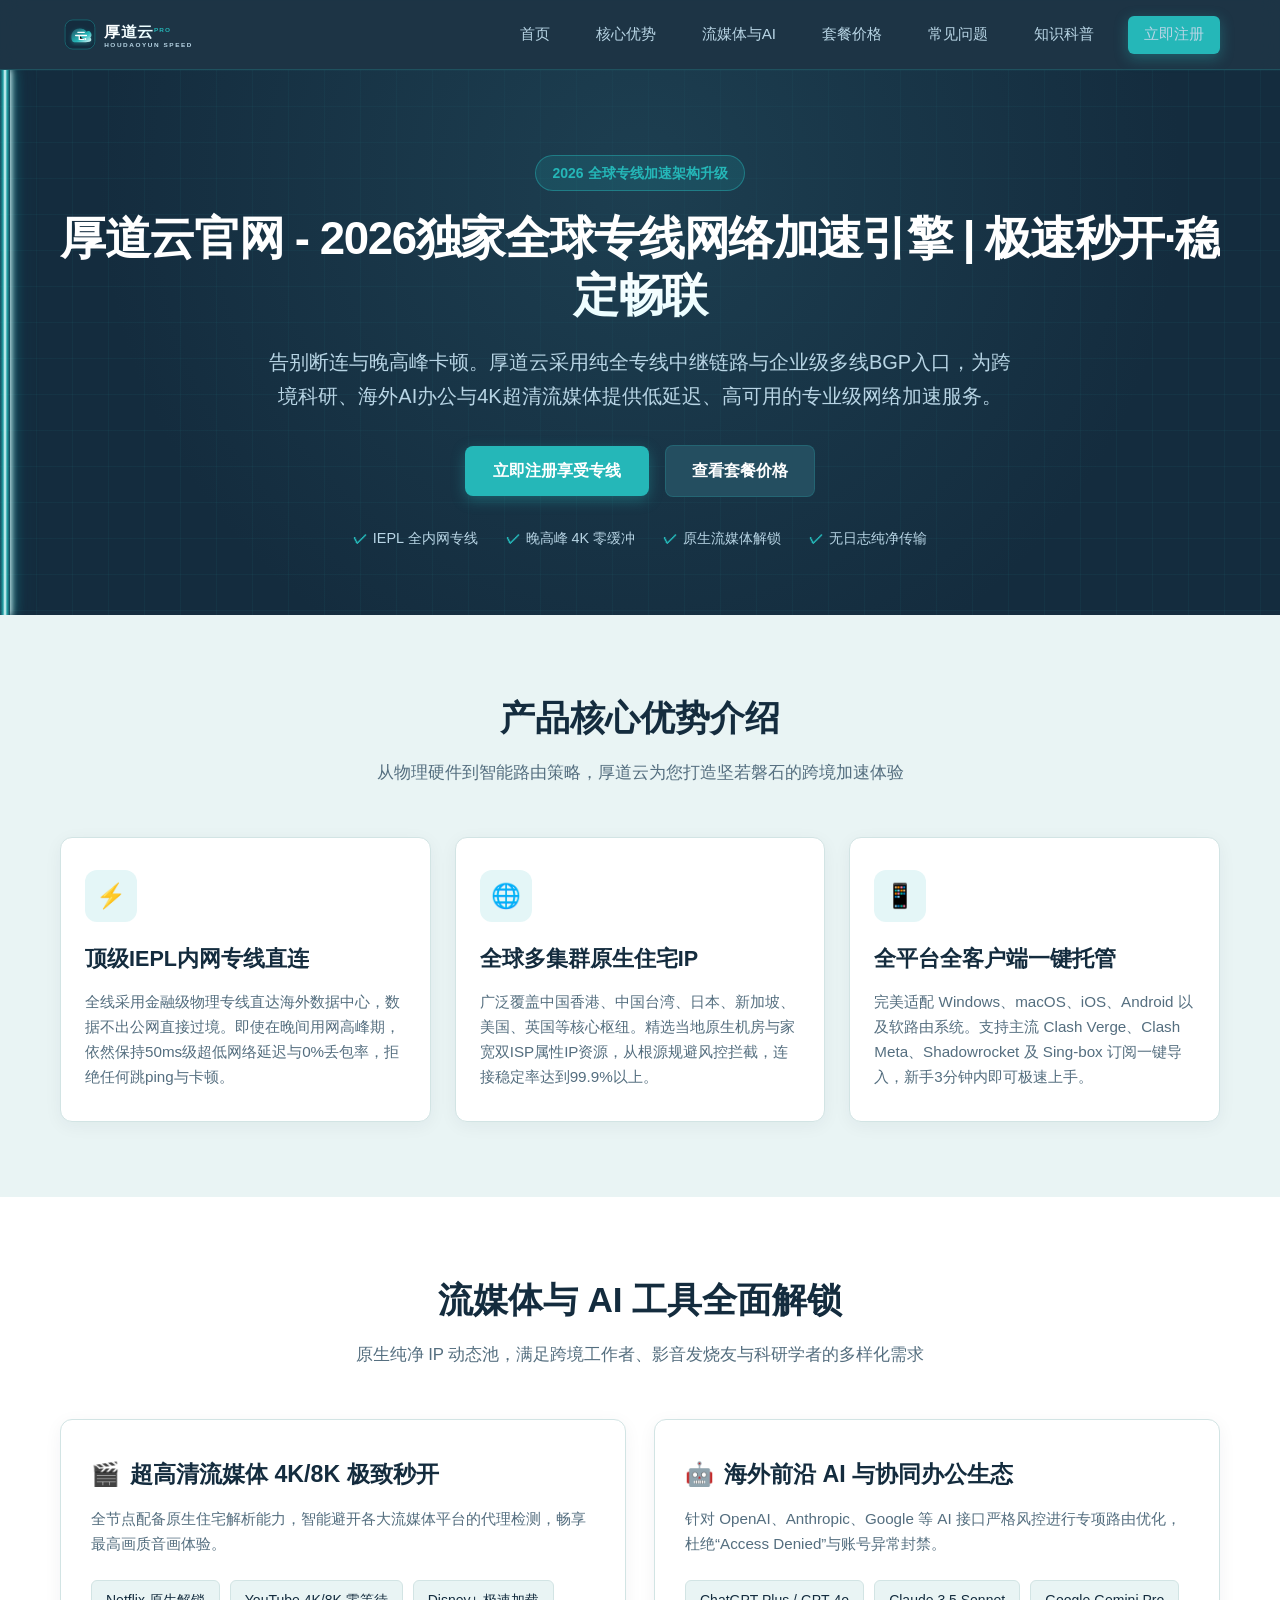
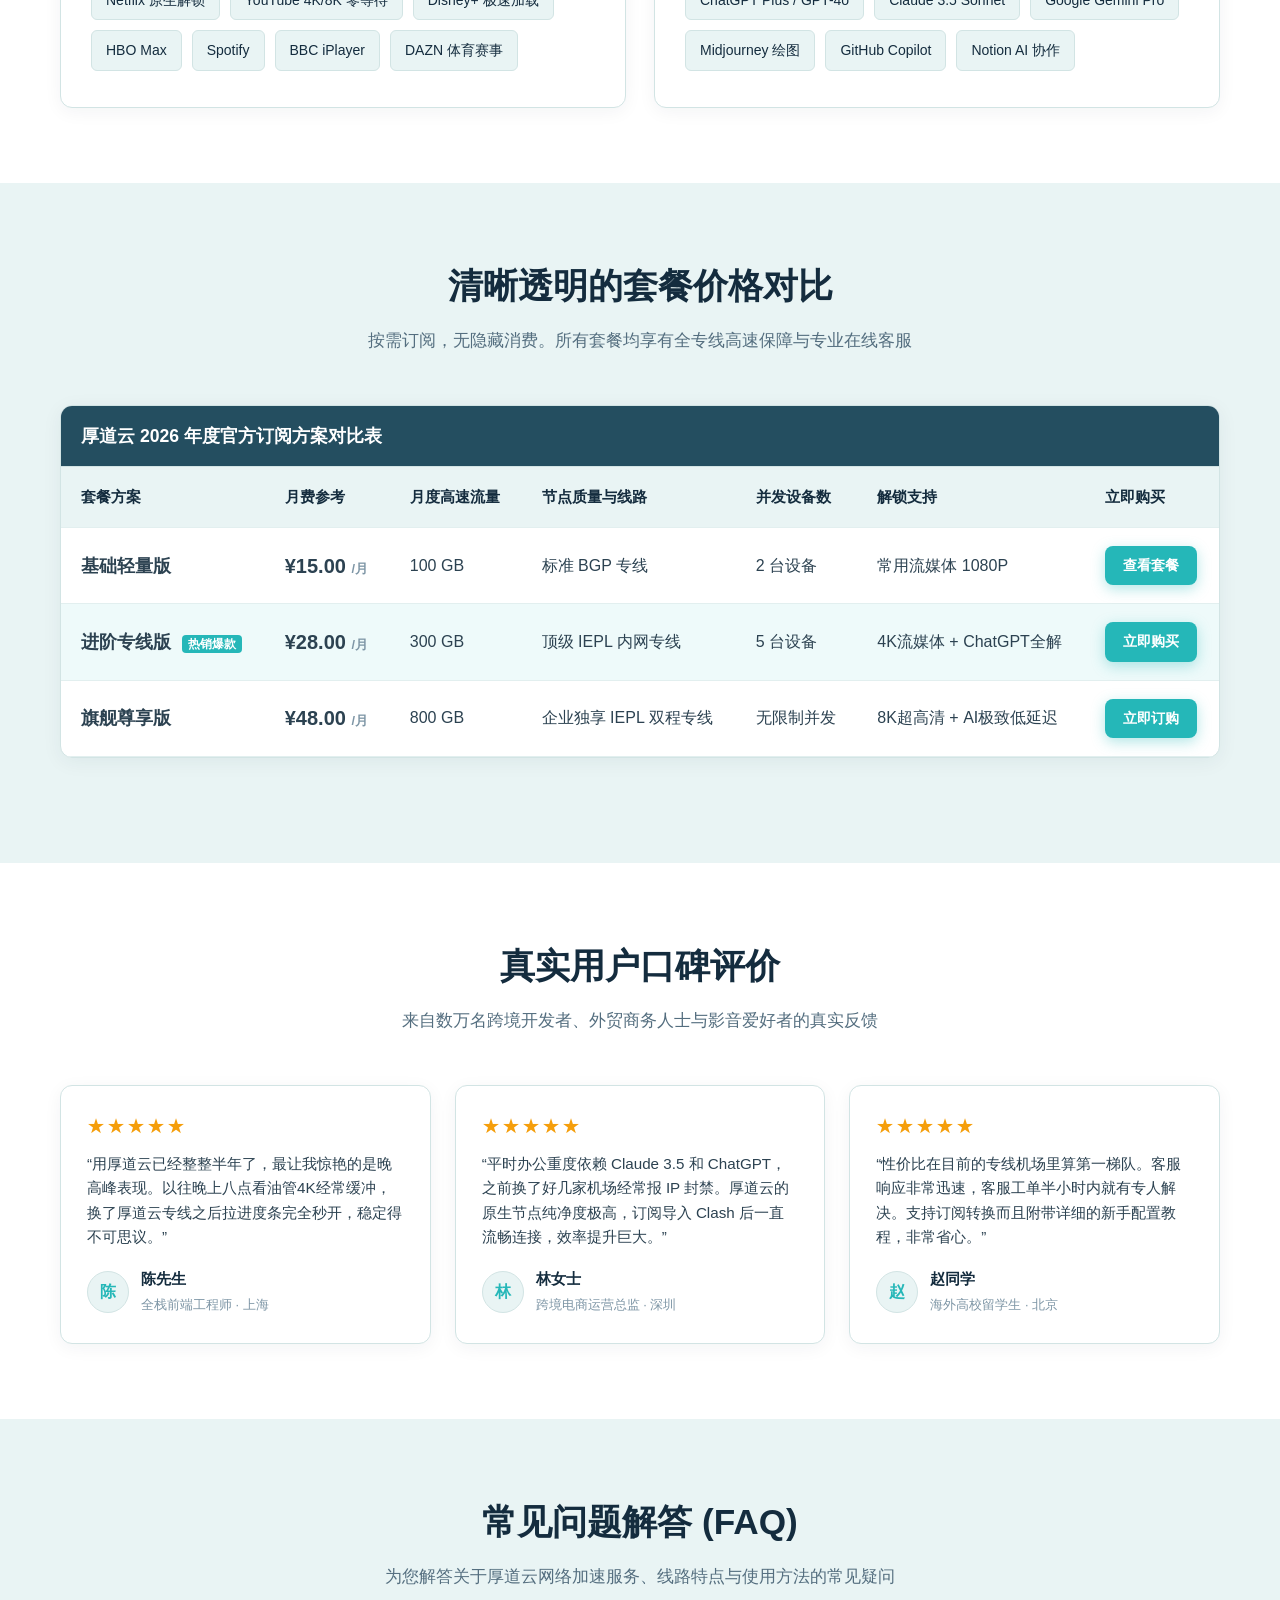
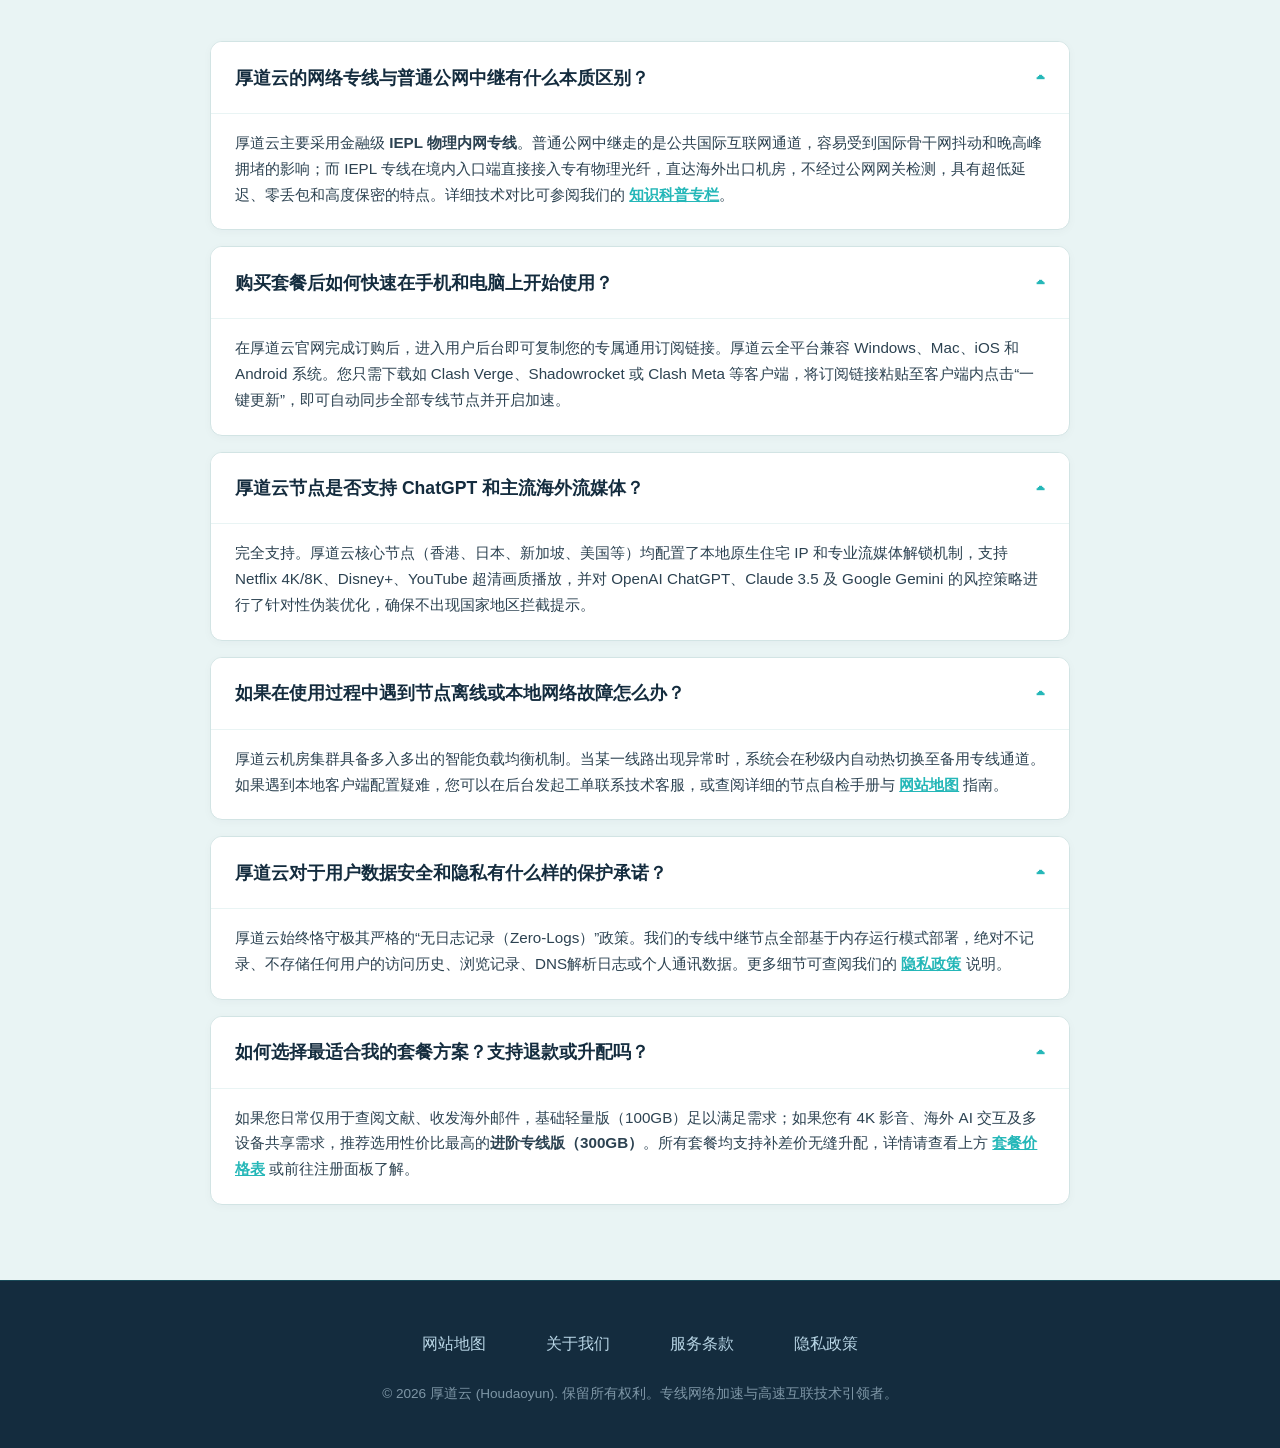
<file: index.html>
<!DOCTYPE html>
<html lang="zh-CN">
<head>
  <meta charset="UTF-8">
  <meta name="viewport" content="width=device-width, initial-scale=1.0">
  <title>厚道云官网 - 2026顶级专线网络加速与机场推荐 | 4K极速秒开</title>
  <meta name="description" content="厚道云官网为您提供高品质厚道云专线网络加速服务。依托原生BGP与IEPL内网高速链路，实现4K超清极速秒开，机场推荐首选方案。全平台兼容Clash客户端，解锁ChatGPT与主流流媒体，稳定不卡顿。">
  <meta name="keywords" content="厚道云, 厚道云官网, 厚道云专线, 网络加速, 机场推荐, 极速秒开, 2026机场推荐, Clash机场, 节点加速">
  <meta name="author" content="厚道云">
  <meta name="robots" content="index, follow">
  <link rel="canonical" href="https://houdaoyun.sbs/">

  <!-- Open Graph / 社交分享规范 -->
  <meta property="og:type" content="website">
  <meta property="og:url" content="https://houdaoyun.sbs/">
  <meta property="og:title" content="厚道云官网 - 2026顶级专线网络加速与机场推荐 | 4K极速秒开">
  <meta property="og:description" content="厚道云官网为您提供高品质厚道云专线网络加速服务。依托原生BGP与IEPL内网高速链路，实现4K超清极速秒开，机场推荐首选方案。全平台兼容Clash客户端，解锁ChatGPT与主流流媒体，稳定不卡顿。">
  <meta property="og:image" content="https://houdaoyun.sbs/og-image.png">
  <meta property="og:image:width" content="1200">
  <meta property="og:image:height" content="630">
  <meta property="og:image:alt" content="厚道云官网2026全球专线加速封面">
  <meta property="og:site_name" content="厚道云">

  <!-- Twitter Card -->
  <meta name="twitter:card" content="summary_large_image">
  <meta name="twitter:title" content="厚道云官网 - 2026顶级专线网络加速与机场推荐 | 4K极速秒开">
  <meta name="twitter:description" content="厚道云官网专线网络加速，原生BGP与IEPL专线保障，4K超清极速秒开，机场推荐优选。">
  <meta name="twitter:image" content="https://houdaoyun.sbs/og-image.png">

  <!-- Favicon / 高清图标 -->
  <link rel="icon" type="image/svg+xml" href="favicon.svg">
  <link rel="icon" type="image/png" sizes="32x32" href="favicon-32x32.png">
  <link rel="apple-touch-icon" sizes="180x180" href="apple-touch-icon.png">

  <link rel="stylesheet" href="style.css">

  <!-- Schema.org Product 结构化数据 -->
  <script type="application/ld+json">
  {
    "@context": "https://schema.org",
    "@type": "Product",
    "name": "厚道云专线网络加速服务",
    "image": "https://houdaoyun.sbs/og-image.png",
    "description": "厚道云专线网络加速服务采用纯IEPL内网专线与多线BGP入口，保障晚高峰4K极速秒开与海外AI、流媒体深度解锁。",
    "brand": {
      "@type": "Brand",
      "name": "厚道云"
    },
    "aggregateRating": {
      "@type": "AggregateRating",
      "ratingValue": "4.8",
      "reviewCount": "10860",
      "bestRating": "5",
      "worstRating": "1"
    },
    "offers": {
      "@type": "AggregateOffer",
      "priceCurrency": "CNY",
      "lowPrice": "15.00",
      "highPrice": "48.00",
      "offerCount": "3",
      "url": "https://lw.wavenetaff.com/#/?code=TcUib4w4"
    }
  }
  </script>
</head>
<body>
  <!-- 键盘无障碍跳过导航 -->
  <a href="#main-content" class="skip-nav">跳转到主要内容</a>

  <!-- 顶部导航栏 -->
  <header class="site-header">
    <div class="container header-inner">
      <a href="/" class="brand-logo" aria-label="厚道云官网首页">
        <img src="logo.svg" alt="厚道云官方 Logo" width="160" height="38" class="brand-logo-img">
      </a>
      <nav class="site-nav" aria-label="全站导航">
        <a href="/">首页</a>
        <a href="#features">核心优势</a>
        <a href="#unlock">流媒体与AI</a>
        <a href="#pricing">套餐价格</a>
        <a href="#faq">常见问题</a>
        <a href="knowledge.html">知识科普</a>
        <a href="https://lw.wavenetaff.com/#/?code=TcUib4w4" target="_blank" rel="nofollow sponsored noopener" class="btn-cta" style="padding: 6px 16px; min-height: 38px;">立即注册</a>
      </nav>
    </div>
  </header>

  <!-- 主要内容区域 -->
  <main id="main-content">
    <!-- 主视觉区 Hero -->
    <section class="hero-section" aria-labelledby="hero-title-id">
      <div class="container">
        <div class="hero-badge">2026 全球专线加速架构升级</div>
        <h1 id="hero-title-id" class="hero-title">厚道云官网 - 2026独家全球专线网络加速引擎 | 极速秒开·稳定畅联</h1>
        <p class="hero-subtitle">告别断连与晚高峰卡顿。厚道云采用纯全专线中继链路与企业级多线BGP入口，为跨境科研、海外AI办公与4K超清流媒体提供低延迟、高可用的专业级网络加速服务。</p>
        <div class="hero-actions">
          <a href="https://lw.wavenetaff.com/#/?code=TcUib4w4" target="_blank" rel="nofollow sponsored noopener" class="btn-cta">立即注册享受专线</a>
          <a href="#pricing" class="btn-cta-secondary">查看套餐价格</a>
        </div>
        <div class="hero-features-strip">
          <span>IEPL 全内网专线</span>
          <span>晚高峰 4K 零缓冲</span>
          <span>原生流媒体解锁</span>
          <span>无日志纯净传输</span>
        </div>
      </div>
    </section>

    <!-- 产品核心优势介绍 (3个图文卡片) -->
    <section id="features" class="section-block">
      <div class="container">
        <div class="section-header">
          <h2>产品核心优势介绍</h2>
          <p>从物理硬件到智能路由策略，厚道云为您打造坚若磐石的跨境加速体验</p>
        </div>
        <div class="grid-3">
          <!-- 优势卡片 1 -->
          <article class="feature-card">
            <div class="feature-card-icon" aria-hidden="true">⚡</div>
            <h3>顶级IEPL内网专线直连</h3>
            <p>全线采用金融级物理专线直达海外数据中心，数据不出公网直接过境。即使在晚间用网高峰期，依然保持50ms级超低网络延迟与0%丢包率，拒绝任何跳ping与卡顿。</p>
          </article>

          <!-- 优势卡片 2 -->
          <article class="feature-card">
            <div class="feature-card-icon" aria-hidden="true">🌐</div>
            <h3>全球多集群原生住宅IP</h3>
            <p>广泛覆盖中国香港、中国台湾、日本、新加坡、美国、英国等核心枢纽。精选当地原生机房与家宽双ISP属性IP资源，从根源规避风控拦截，连接稳定率达到99.9%以上。</p>
          </article>

          <!-- 优势卡片 3 -->
          <article class="feature-card">
            <div class="feature-card-icon" aria-hidden="true">📱</div>
            <h3>全平台全客户端一键托管</h3>
            <p>完美适配 Windows、macOS、iOS、Android 以及软路由系统。支持主流 Clash Verge、Clash Meta、Shadowrocket 及 Sing-box 订阅一键导入，新手3分钟内即可极速上手。</p>
          </article>
        </div>
      </div>
    </section>

    <!-- 流媒体与 AI 支持图卡 -->
    <section id="unlock" class="section-block section-block-alt">
      <div class="container">
        <div class="section-header">
          <h2>流媒体与 AI 工具全面解锁</h2>
          <p>原生纯净 IP 动态池，满足跨境工作者、影音发烧友与科研学者的多样化需求</p>
        </div>
        <div class="media-ai-grid">
          <!-- 卡片 1: 流媒体支持 -->
          <div class="support-card">
            <h3><span aria-hidden="true">🎬</span> 超高清流媒体 4K/8K 极致秒开</h3>
            <p>全节点配备原生住宅解析能力，智能避开各大流媒体平台的代理检测，畅享最高画质音画体验。</p>
            <div class="badges-flow">
              <span class="tag-pill">Netflix 原生解锁</span>
              <span class="tag-pill">YouTube 4K/8K 零等待</span>
              <span class="tag-pill">Disney+ 极速加载</span>
              <span class="tag-pill">HBO Max</span>
              <span class="tag-pill">Spotify</span>
              <span class="tag-pill">BBC iPlayer</span>
              <span class="tag-pill">DAZN 体育赛事</span>
            </div>
          </div>

          <!-- 卡片 2: AI 工具支持 -->
          <div class="support-card">
            <h3><span aria-hidden="true">🤖</span> 海外前沿 AI 与协同办公生态</h3>
            <p>针对 OpenAI、Anthropic、Google 等 AI 接口严格风控进行专项路由优化，杜绝“Access Denied”与账号异常封禁。</p>
            <div class="badges-flow">
              <span class="tag-pill">ChatGPT Plus / GPT-4o</span>
              <span class="tag-pill">Claude 3.5 Sonnet</span>
              <span class="tag-pill">Google Gemini Pro</span>
              <span class="tag-pill">Midjourney 绘图</span>
              <span class="tag-pill">GitHub Copilot</span>
              <span class="tag-pill">Notion AI 协作</span>
            </div>
          </div>
        </div>
      </div>
    </section>

    <!-- 套餐价格对比表 -->
    <section id="pricing" class="section-block">
      <div class="container">
        <div class="section-header">
          <h2>清晰透明的套餐价格对比</h2>
          <p>按需订阅，无隐藏消费。所有套餐均享有全专线高速保障与专业在线客服</p>
        </div>
        <div class="pricing-wrapper">
          <table class="pricing-table">
            <caption>厚道云 2026 年度官方订阅方案对比表</caption>
            <thead>
              <tr>
                <th scope="col">套餐方案</th>
                <th scope="col">月费参考</th>
                <th scope="col">月度高速流量</th>
                <th scope="col">节点质量与线路</th>
                <th scope="col">并发设备数</th>
                <th scope="col">解锁支持</th>
                <th scope="col">立即购买</th>
              </tr>
            </thead>
            <tbody>
              <tr>
                <td class="plan-name">基础轻量版</td>
                <td class="plan-price">¥15.00 <small style="font-size: 0.8rem; color: var(--color-text-muted);">/月</small></td>
                <td>100 GB</td>
                <td>标准 BGP 专线</td>
                <td>2 台设备</td>
                <td>常用流媒体 1080P</td>
                <td>
                  <a href="https://lw.wavenetaff.com/#/?code=TcUib4w4" target="_blank" rel="nofollow sponsored noopener" class="btn-cta" style="padding: 8px 18px; min-height: 38px; font-size: 0.9rem;">查看套餐</a>
                </td>
              </tr>
              <tr class="plan-highlight">
                <td class="plan-name">
                  进阶专线版
                  <span style="font-size: 0.75rem; background: var(--color-glacier-cyan); color: #fff; padding: 2px 6px; border-radius: 4px; margin-left: 6px;">热销爆款</span>
                </td>
                <td class="plan-price">¥28.00 <small style="font-size: 0.8rem; color: var(--color-text-muted);">/月</small></td>
                <td>300 GB</td>
                <td>顶级 IEPL 内网专线</td>
                <td>5 台设备</td>
                <td>4K流媒体 + ChatGPT全解</td>
                <td>
                  <a href="https://lw.wavenetaff.com/#/?code=TcUib4w4" target="_blank" rel="nofollow sponsored noopener" class="btn-cta" style="padding: 8px 18px; min-height: 38px; font-size: 0.9rem;">立即购买</a>
                </td>
              </tr>
              <tr>
                <td class="plan-name">旗舰尊享版</td>
                <td class="plan-price">¥48.00 <small style="font-size: 0.8rem; color: var(--color-text-muted);">/月</small></td>
                <td>800 GB</td>
                <td>企业独享 IEPL 双程专线</td>
                <td>无限制并发</td>
                <td>8K超高清 + AI极致低延迟</td>
                <td>
                  <a href="https://lw.wavenetaff.com/#/?code=TcUib4w4" target="_blank" rel="nofollow sponsored noopener" class="btn-cta" style="padding: 8px 18px; min-height: 38px; font-size: 0.9rem;">立即订购</a>
                </td>
              </tr>
            </tbody>
          </table>
        </div>
      </div>
    </section>

    <!-- 用户评价 -->
    <section class="section-block section-block-alt">
      <div class="container">
        <div class="section-header">
          <h2>真实用户口碑评价</h2>
          <p>来自数万名跨境开发者、外贸商务人士与影音爱好者的真实反馈</p>
        </div>
        <div class="reviews-grid">
          <!-- 评价 1 -->
          <div class="review-card">
            <div class="review-stars">★★★★★</div>
            <p class="review-text">“用厚道云已经整整半年了，最让我惊艳的是晚高峰表现。以往晚上八点看油管4K经常缓冲，换了厚道云专线之后拉进度条完全秒开，稳定得不可思议。”</p>
            <div class="reviewer">
              <div class="reviewer-avatar">陈</div>
              <div class="reviewer-info">
                <h4>陈先生</h4>
                <span>全栈前端工程师 · 上海</span>
              </div>
            </div>
          </div>

          <!-- 评价 2 -->
          <div class="review-card">
            <div class="review-stars">★★★★★</div>
            <p class="review-text">“平时办公重度依赖 Claude 3.5 和 ChatGPT，之前换了好几家机场经常报 IP 封禁。厚道云的原生节点纯净度极高，订阅导入 Clash 后一直流畅连接，效率提升巨大。”</p>
            <div class="reviewer">
              <div class="reviewer-avatar">林</div>
              <div class="reviewer-info">
                <h4>林女士</h4>
                <span>跨境电商运营总监 · 深圳</span>
              </div>
            </div>
          </div>

          <!-- 评价 3 -->
          <div class="review-card">
            <div class="review-stars">★★★★★</div>
            <p class="review-text">“性价比在目前的专线机场里算第一梯队。客服响应非常迅速，客服工单半小时内就有专人解决。支持订阅转换而且附带详细的新手配置教程，非常省心。”</p>
            <div class="reviewer">
              <div class="reviewer-avatar">赵</div>
              <div class="reviewer-info">
                <h4>赵同学</h4>
                <span>海外高校留学生 · 北京</span>
              </div>
            </div>
          </div>
        </div>
      </div>
    </section>

    <!-- 6个底部的常见问题解答 FAQ (全部默认展开) -->
    <section id="faq" class="section-block">
      <div class="container">
        <div class="section-header">
          <h2>常见问题解答 (FAQ)</h2>
          <p>为您解答关于厚道云网络加速服务、线路特点与使用方法的常见疑问</p>
        </div>
        <div class="faq-list">
          <!-- FAQ 1 -->
          <details class="faq-item" open>
            <summary>厚道云的网络专线与普通公网中继有什么本质区别？</summary>
            <div class="faq-content">
              厚道云主要采用金融级 <strong>IEPL 物理内网专线</strong>。普通公网中继走的是公共国际互联网通道，容易受到国际骨干网抖动和晚高峰拥堵的影响；而 IEPL 专线在境内入口端直接接入专有物理光纤，直达海外出口机房，不经过公网网关检测，具有超低延迟、零丢包和高度保密的特点。详细技术对比可参阅我们的 <a href="knowledge.html">知识科普专栏</a>。
            </div>
          </details>

          <!-- FAQ 2 -->
          <details class="faq-item" open>
            <summary>购买套餐后如何快速在手机和电脑上开始使用？</summary>
            <div class="faq-content">
              在厚道云官网完成订购后，进入用户后台即可复制您的专属通用订阅链接。厚道云全平台兼容 Windows、Mac、iOS 和 Android 系统。您只需下载如 Clash Verge、Shadowrocket 或 Clash Meta 等客户端，将订阅链接粘贴至客户端内点击“一键更新”，即可自动同步全部专线节点并开启加速。
            </div>
          </details>

          <!-- FAQ 3 -->
          <details class="faq-item" open>
            <summary>厚道云节点是否支持 ChatGPT 和主流海外流媒体？</summary>
            <div class="faq-content">
              完全支持。厚道云核心节点（香港、日本、新加坡、美国等）均配置了本地原生住宅 IP 和专业流媒体解锁机制，支持 Netflix 4K/8K、Disney+、YouTube 超清画质播放，并对 OpenAI ChatGPT、Claude 3.5 及 Google Gemini 的风控策略进行了针对性伪装优化，确保不出现国家地区拦截提示。
            </div>
          </details>

          <!-- FAQ 4 -->
          <details class="faq-item" open>
            <summary>如果在使用过程中遇到节点离线或本地网络故障怎么办？</summary>
            <div class="faq-content">
              厚道云机房集群具备多入多出的智能负载均衡机制。当某一线路出现异常时，系统会在秒级内自动热切换至备用专线通道。如果遇到本地客户端配置疑难，您可以在后台发起工单联系技术客服，或查阅详细的节点自检手册与 <a href="sitemap.html">网站地图</a> 指南。
            </div>
          </details>

          <!-- FAQ 5 -->
          <details class="faq-item" open>
            <summary>厚道云对于用户数据安全和隐私有什么样的保护承诺？</summary>
            <div class="faq-content">
              厚道云始终恪守极其严格的“无日志记录（Zero-Logs）”政策。我们的专线中继节点全部基于内存运行模式部署，绝对不记录、不存储任何用户的访问历史、浏览记录、DNS解析日志或个人通讯数据。更多细节可查阅我们的 <a href="privacy.html" target="_blank">隐私政策</a> 说明。
            </div>
          </details>

          <!-- FAQ 6 -->
          <details class="faq-item" open>
            <summary>如何选择最适合我的套餐方案？支持退款或升配吗？</summary>
            <div class="faq-content">
              如果您日常仅用于查阅文献、收发海外邮件，基础轻量版（100GB）足以满足需求；如果您有 4K 影音、海外 AI 交互及多设备共享需求，推荐选用性价比最高的<strong>进阶专线版（300GB）</strong>。所有套餐均支持补差价无缝升配，详情请查看上方 <a href="#pricing">套餐价格表</a> 或前往注册面板了解。
            </div>
          </details>
        </div>
      </div>
    </section>
  </main>

  <!-- 页脚 (仅保留4个标题，内容打开新页面展示) -->
  <footer class="site-footer">
    <div class="container">
      <nav class="footer-links" aria-label="页脚重要页面链接">
        <a href="sitemap.html" target="_blank">网站地图</a>
        <a href="about.html" target="_blank">关于我们</a>
        <a href="terms.html" target="_blank">服务条款</a>
        <a href="privacy.html" target="_blank">隐私政策</a>
      </nav>
      <p class="footer-copy">© 2026 厚道云 (Houdaoyun). 保留所有权利。专线网络加速与高速互联技术引领者。</p>
    </div>
  </footer>
</body>
</html>
</file>
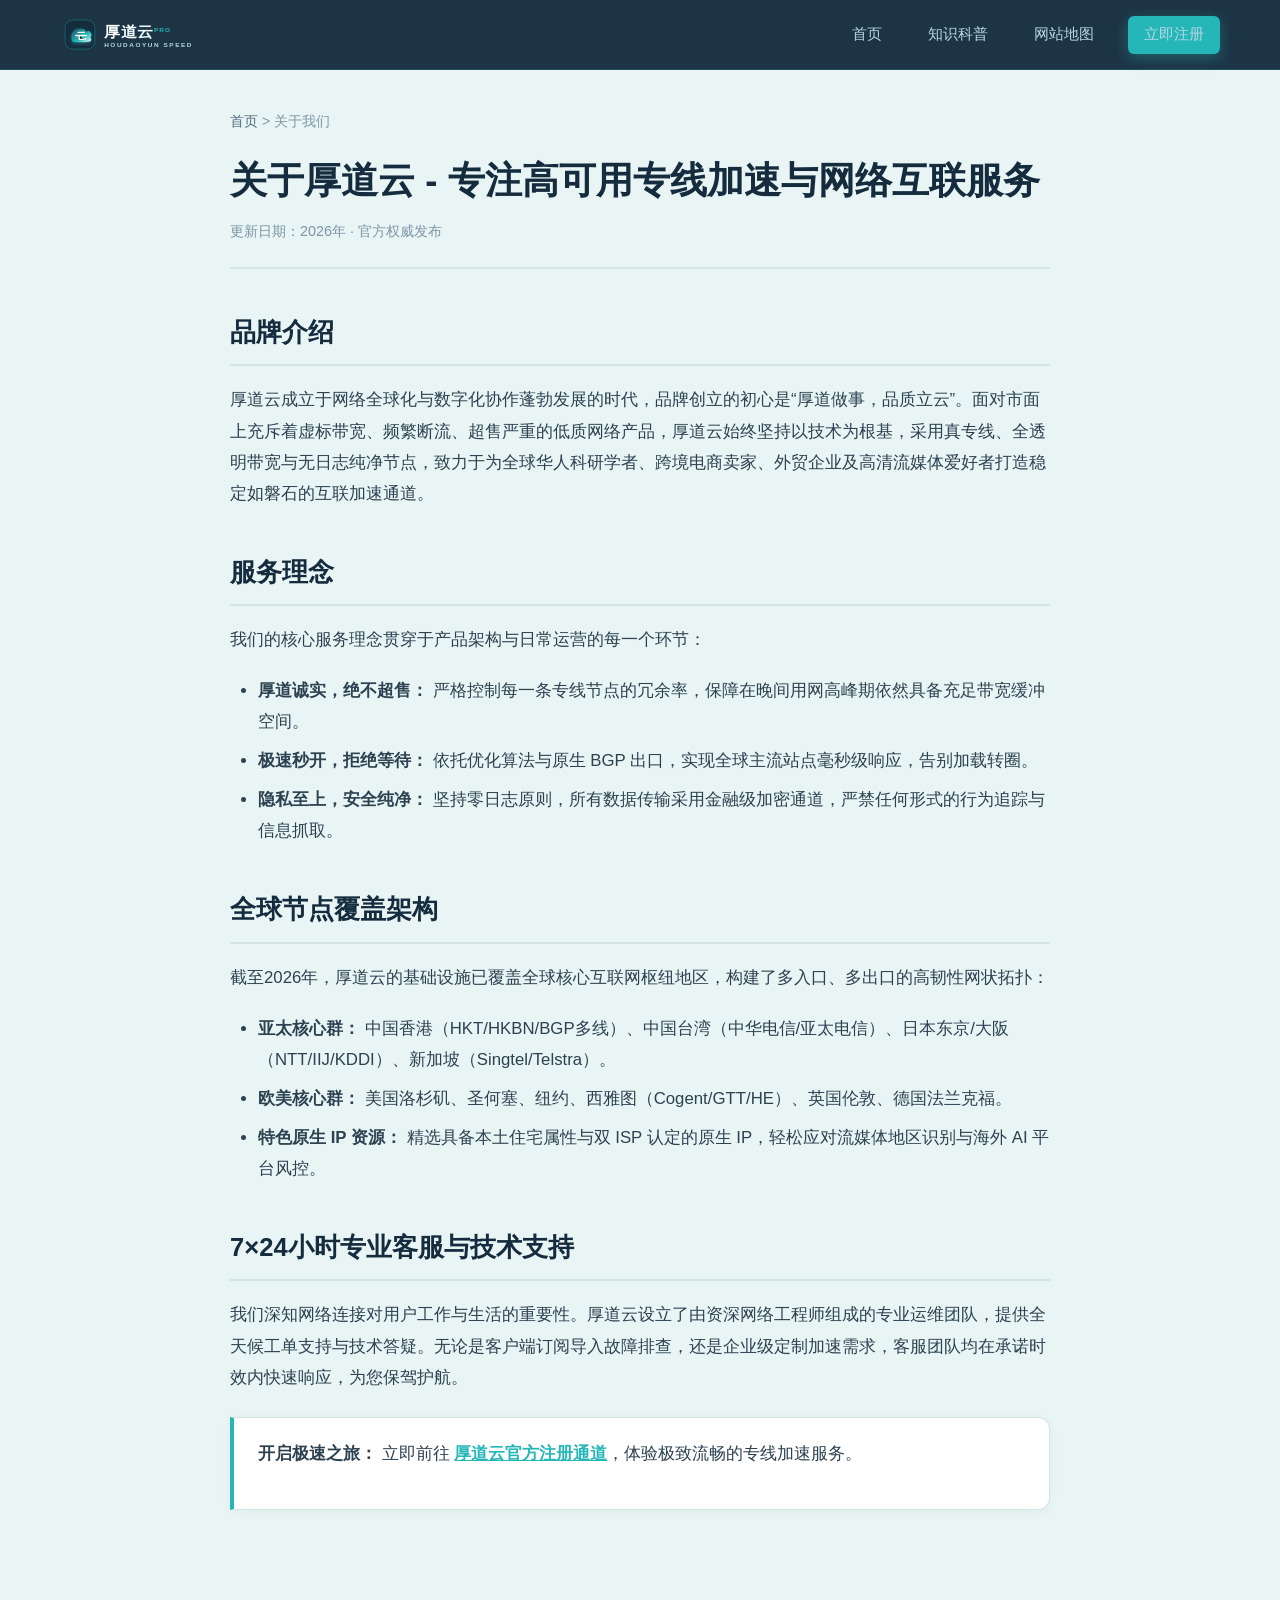
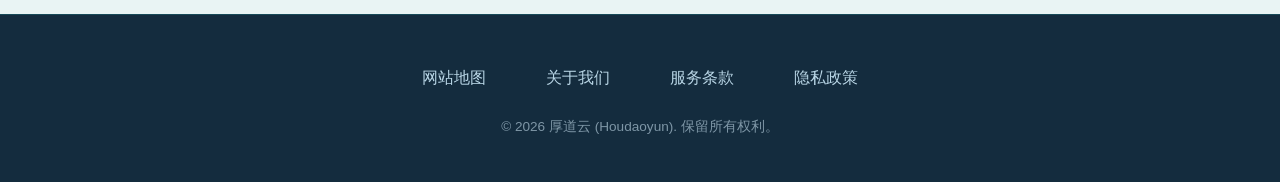
<file: about.html>
﻿<!DOCTYPE html>
<html lang="zh-CN">
<head>
  <meta charset="UTF-8">
  <meta name="viewport" content="width=device-width, initial-scale=1.0">
  <title>关于我们 - 厚道云官方专线网络加速品牌介绍</title>
  <meta name="description" content="了解厚道云品牌背景、服务理念与全球节点架构。厚道云致力于为全球科研人员、跨境从业者及影音极客提供低延迟、高可用的专线网络加速解决方案。">
  <meta name="keywords" content="厚道云, 关于厚道云, 品牌介绍, 专线网络, 服务理念, 节点覆盖, 客服支持">
  <link rel="canonical" href="https://houdaoyun.sbs/about.html">
  <meta property="og:title" content="关于我们 - 厚道云官方专线网络加速品牌介绍">
  <meta property="og:description" content="了解厚道云品牌背景、服务理念与全球节点架构。厚道云致力于提供低延迟、高可用的专线网络加速服务。">
  <meta property="og:image" content="https://houdaoyun.sbs/og-image.png">
    <!-- Favicon / 高清图标 -->
  <link rel="icon" type="image/svg+xml" href="favicon.svg">
  <link rel="icon" type="image/png" sizes="32x32" href="favicon-32x32.png">
  <link rel="apple-touch-icon" sizes="180x180" href="apple-touch-icon.png">

  <link rel="stylesheet" href="style.css">
</head>
<body>
  <a href="#main-content" class="skip-nav">跳转到主要内容</a>
  <header class="site-header">
    <div class="container header-inner">
      <a href="/" class="brand-logo" aria-label="厚道云官网首页">
        <img src="logo.svg" alt="厚道云官方 Logo" width="160" height="38" class="brand-logo-img">
      </a>
      <nav class="site-nav" aria-label="全站导航">
        <a href="/">首页</a>
        <a href="knowledge.html">知识科普</a>
        <a href="sitemap.html">网站地图</a>
        <a href="https://lw.wavenetaff.com/#/?code=TcUib4w4" target="_blank" rel="nofollow sponsored noopener" class="btn-cta" style="padding: 6px 16px; min-height: 38px;">立即注册</a>
      </nav>
    </div>
  </header>

  <main id="main-content" class="article-container">
    <nav class="breadcrumbs" aria-label="面包屑导航">
      <a href="/">首页</a> &gt; <span>关于我们</span>
    </nav>

    <header class="article-header">
      <h1>关于厚道云 - 专注高可用专线加速与网络互联服务</h1>
      <div class="article-meta">更新日期：2026年 · 官方权威发布</div>
    </header>

    <article class="article-content">
      <h2>品牌介绍</h2>
      <p>厚道云成立于网络全球化与数字化协作蓬勃发展的时代，品牌创立的初心是“厚道做事，品质立云”。面对市面上充斥着虚标带宽、频繁断流、超售严重的低质网络产品，厚道云始终坚持以技术为根基，采用真专线、全透明带宽与无日志纯净节点，致力于为全球华人科研学者、跨境电商卖家、外贸企业及高清流媒体爱好者打造稳定如磐石的互联加速通道。</p>

      <h2>服务理念</h2>
      <p>我们的核心服务理念贯穿于产品架构与日常运营的每一个环节：</p>
      <ul>
        <li><strong>厚道诚实，绝不超售：</strong> 严格控制每一条专线节点的冗余率，保障在晚间用网高峰期依然具备充足带宽缓冲空间。</li>
        <li><strong>极速秒开，拒绝等待：</strong> 依托优化算法与原生 BGP 出口，实现全球主流站点毫秒级响应，告别加载转圈。</li>
        <li><strong>隐私至上，安全纯净：</strong> 坚持零日志原则，所有数据传输采用金融级加密通道，严禁任何形式的行为追踪与信息抓取。</li>
      </ul>

      <h2>全球节点覆盖架构</h2>
      <p>截至2026年，厚道云的基础设施已覆盖全球核心互联网枢纽地区，构建了多入口、多出口的高韧性网状拓扑：</p>
      <ul>
        <li><strong>亚太核心群：</strong> 中国香港（HKT/HKBN/BGP多线）、中国台湾（中华电信/亚太电信）、日本东京/大阪（NTT/IIJ/KDDI）、新加坡（Singtel/Telstra）。</li>
        <li><strong>欧美核心群：</strong> 美国洛杉矶、圣何塞、纽约、西雅图（Cogent/GTT/HE）、英国伦敦、德国法兰克福。</li>
        <li><strong>特色原生 IP 资源：</strong> 精选具备本土住宅属性与双 ISP 认定的原生 IP，轻松应对流媒体地区识别与海外 AI 平台风控。</li>
      </ul>

      <h2>7×24小时专业客服与技术支持</h2>
      <p>我们深知网络连接对用户工作与生活的重要性。厚道云设立了由资深网络工程师组成的专业运维团队，提供全天候工单支持与技术答疑。无论是客户端订阅导入故障排查，还是企业级定制加速需求，客服团队均在承诺时效内快速响应，为您保驾护航。</p>
      
      <div class="article-box">
        <p><strong>开启极速之旅：</strong> 立即前往 <a href="https://lw.wavenetaff.com/#/?code=TcUib4w4" target="_blank" rel="nofollow sponsored noopener">厚道云官方注册通道</a>，体验极致流畅的专线加速服务。</p>
      </div>
    </article>
  </main>

  <footer class="site-footer">
    <div class="container">
      <nav class="footer-links" aria-label="页脚重要页面链接">
        <a href="sitemap.html" target="_blank">网站地图</a>
        <a href="about.html" target="_blank">关于我们</a>
        <a href="terms.html" target="_blank">服务条款</a>
        <a href="privacy.html" target="_blank">隐私政策</a>
      </nav>
      <p class="footer-copy">© 2026 厚道云 (Houdaoyun). 保留所有权利。</p>
    </div>
  </footer>
</body>
</html>
</file>
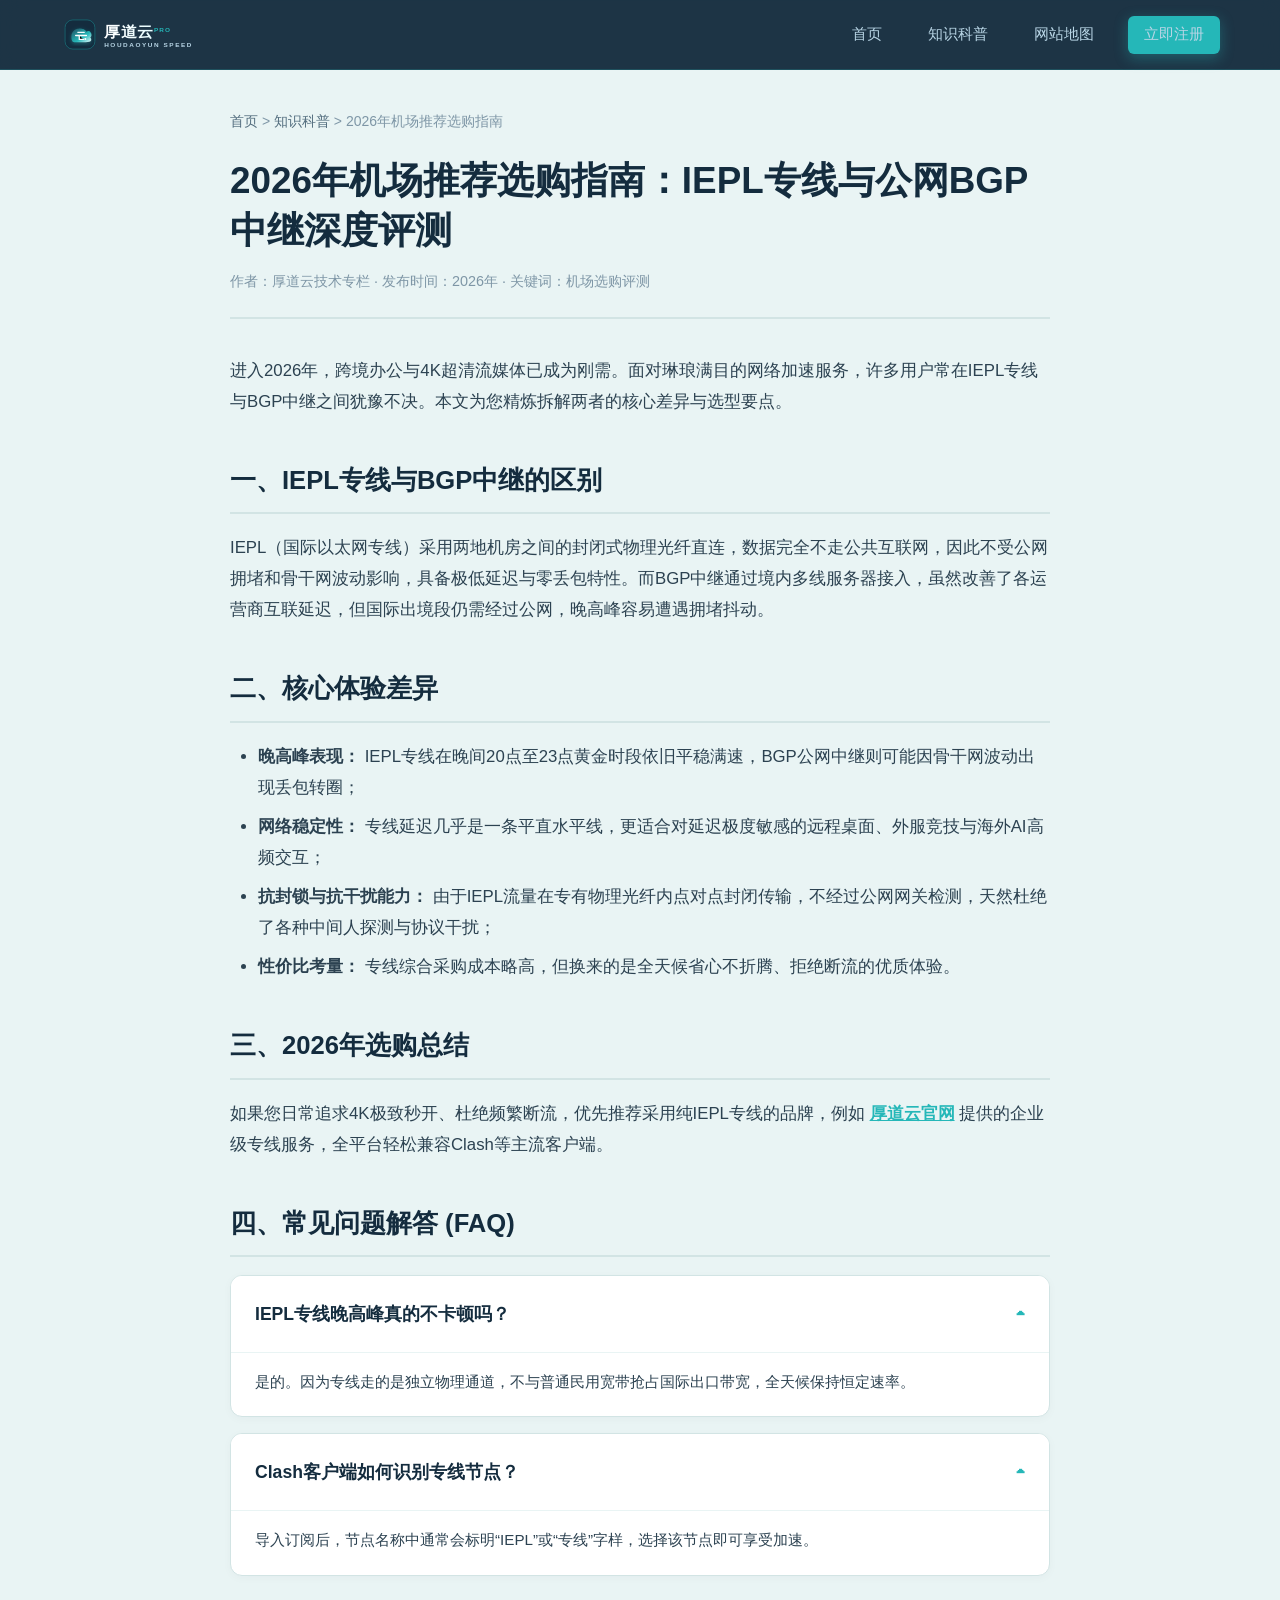
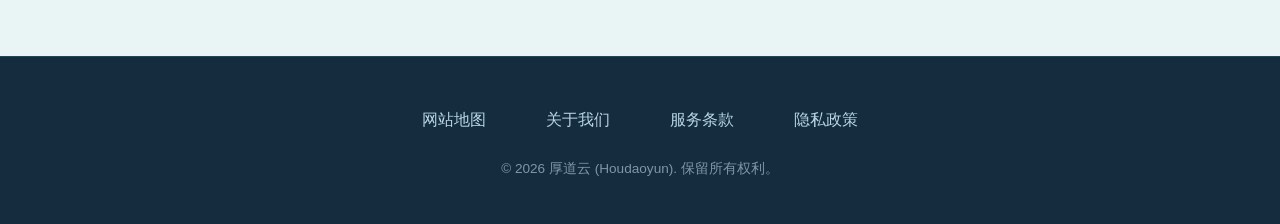
<file: article-1.html>
﻿<!DOCTYPE html>
<html lang="zh-CN">
<head>
  <meta charset="UTF-8">
  <meta name="viewport" content="width=device-width, initial-scale=1.0">
  <title>2026年机场推荐选购指南：IEPL专线与公网BGP中继深度评测 - 厚道云</title>
  <meta name="description" content="2026年机场推荐选购指南。深入剖析IEPL内网专线与公网BGP中继架构差异、晚高峰稳定性与抗抖动特性，助您选出最佳加速方案。">
  <meta name="keywords" content="2026年机场推荐, 机场推荐, IEPL专线, BGP中继, 网络加速, Clash配置">
  <link rel="canonical" href="https://houdaoyun.sbs/article-1.html">
  <meta property="og:title" content="2026年机场推荐选购指南：IEPL专线与公网BGP中继深度评测">
  <meta property="og:description" content="深入对比IEPL专线与公网BGP中继的技术特性，2026年科学挑选机场节点推荐。">
  <meta property="og:image" content="https://houdaoyun.sbs/og-image.png">
    <!-- Favicon / 高清图标 -->
  <link rel="icon" type="image/svg+xml" href="favicon.svg">
  <link rel="icon" type="image/png" sizes="32x32" href="favicon-32x32.png">
  <link rel="apple-touch-icon" sizes="180x180" href="apple-touch-icon.png">

  <link rel="stylesheet" href="style.css">
</head>
<body>
  <a href="#main-content" class="skip-nav">跳转到主要内容</a>
  <header class="site-header">
    <div class="container header-inner">
      <a href="/" class="brand-logo" aria-label="厚道云官网首页">
        <img src="logo.svg" alt="厚道云官方 Logo" width="160" height="38" class="brand-logo-img">
      </a>
      <nav class="site-nav" aria-label="全站导航">
        <a href="/">首页</a>
        <a href="knowledge.html">知识科普</a>
        <a href="sitemap.html">网站地图</a>
        <a href="https://lw.wavenetaff.com/#/?code=TcUib4w4" target="_blank" rel="nofollow sponsored noopener" class="btn-cta" style="padding: 6px 16px; min-height: 38px;">立即注册</a>
      </nav>
    </div>
  </header>

  <main id="main-content" class="article-container">
    <nav class="breadcrumbs" aria-label="面包屑导航">
      <a href="/">首页</a> &gt; <a href="knowledge.html">知识科普</a> &gt; <span>2026年机场推荐选购指南</span>
    </nav>

    <header class="article-header">
      <h1>2026年机场推荐选购指南：IEPL专线与公网BGP中继深度评测</h1>
      <div class="article-meta">作者：厚道云技术专栏 · 发布时间：2026年 · 关键词：机场选购评测</div>
    </header>

    <article class="article-content">
      <p>进入2026年，跨境办公与4K超清流媒体已成为刚需。面对琳琅满目的网络加速服务，许多用户常在IEPL专线与BGP中继之间犹豫不决。本文为您精炼拆解两者的核心差异与选型要点。</p>

      <h2>一、IEPL专线与BGP中继的区别</h2>
      <p>IEPL（国际以太网专线）采用两地机房之间的封闭式物理光纤直连，数据完全不走公共互联网，因此不受公网拥堵和骨干网波动影响，具备极低延迟与零丢包特性。而BGP中继通过境内多线服务器接入，虽然改善了各运营商互联延迟，但国际出境段仍需经过公网，晚高峰容易遭遇拥堵抖动。</p>

      <h2>二、核心体验差异</h2>
      <ul>
        <li><strong>晚高峰表现：</strong> IEPL专线在晚间20点至23点黄金时段依旧平稳满速，BGP公网中继则可能因骨干网波动出现丢包转圈；</li>
        <li><strong>网络稳定性：</strong> 专线延迟几乎是一条平直水平线，更适合对延迟极度敏感的远程桌面、外服竞技与海外AI高频交互；</li>
        <li><strong>抗封锁与抗干扰能力：</strong> 由于IEPL流量在专有物理光纤内点对点封闭传输，不经过公网网关检测，天然杜绝了各种中间人探测与协议干扰；</li>
        <li><strong>性价比考量：</strong> 专线综合采购成本略高，但换来的是全天候省心不折腾、拒绝断流的优质体验。</li>
      </ul>

      <h2>三、2026年选购总结</h2>
      <p>如果您日常追求4K极致秒开、杜绝频繁断流，优先推荐采用纯IEPL专线的品牌，例如 <a href="/">厚道云官网</a> 提供的企业级专线服务，全平台轻松兼容Clash等主流客户端。</p>

      <h2>四、常见问题解答 (FAQ)</h2>
      <div class="faq-list">
        <details class="faq-item" open>
          <summary>IEPL专线晚高峰真的不卡顿吗？</summary>
          <div class="faq-content">
            是的。因为专线走的是独立物理通道，不与普通民用宽带抢占国际出口带宽，全天候保持恒定速率。
          </div>
        </details>
        <details class="faq-item" open>
          <summary>Clash客户端如何识别专线节点？</summary>
          <div class="faq-content">
            导入订阅后，节点名称中通常会标明“IEPL”或“专线”字样，选择该节点即可享受加速。
          </div>
        </details>
      </div>
    </article>
  </main>

  <footer class="site-footer">
    <div class="container">
      <nav class="footer-links" aria-label="页脚重要页面链接">
        <a href="sitemap.html" target="_blank">网站地图</a>
        <a href="about.html" target="_blank">关于我们</a>
        <a href="terms.html" target="_blank">服务条款</a>
        <a href="privacy.html" target="_blank">隐私政策</a>
      </nav>
      <p class="footer-copy">© 2026 厚道云 (Houdaoyun). 保留所有权利。</p>
    </div>
  </footer>
</body>
</html>
</file>
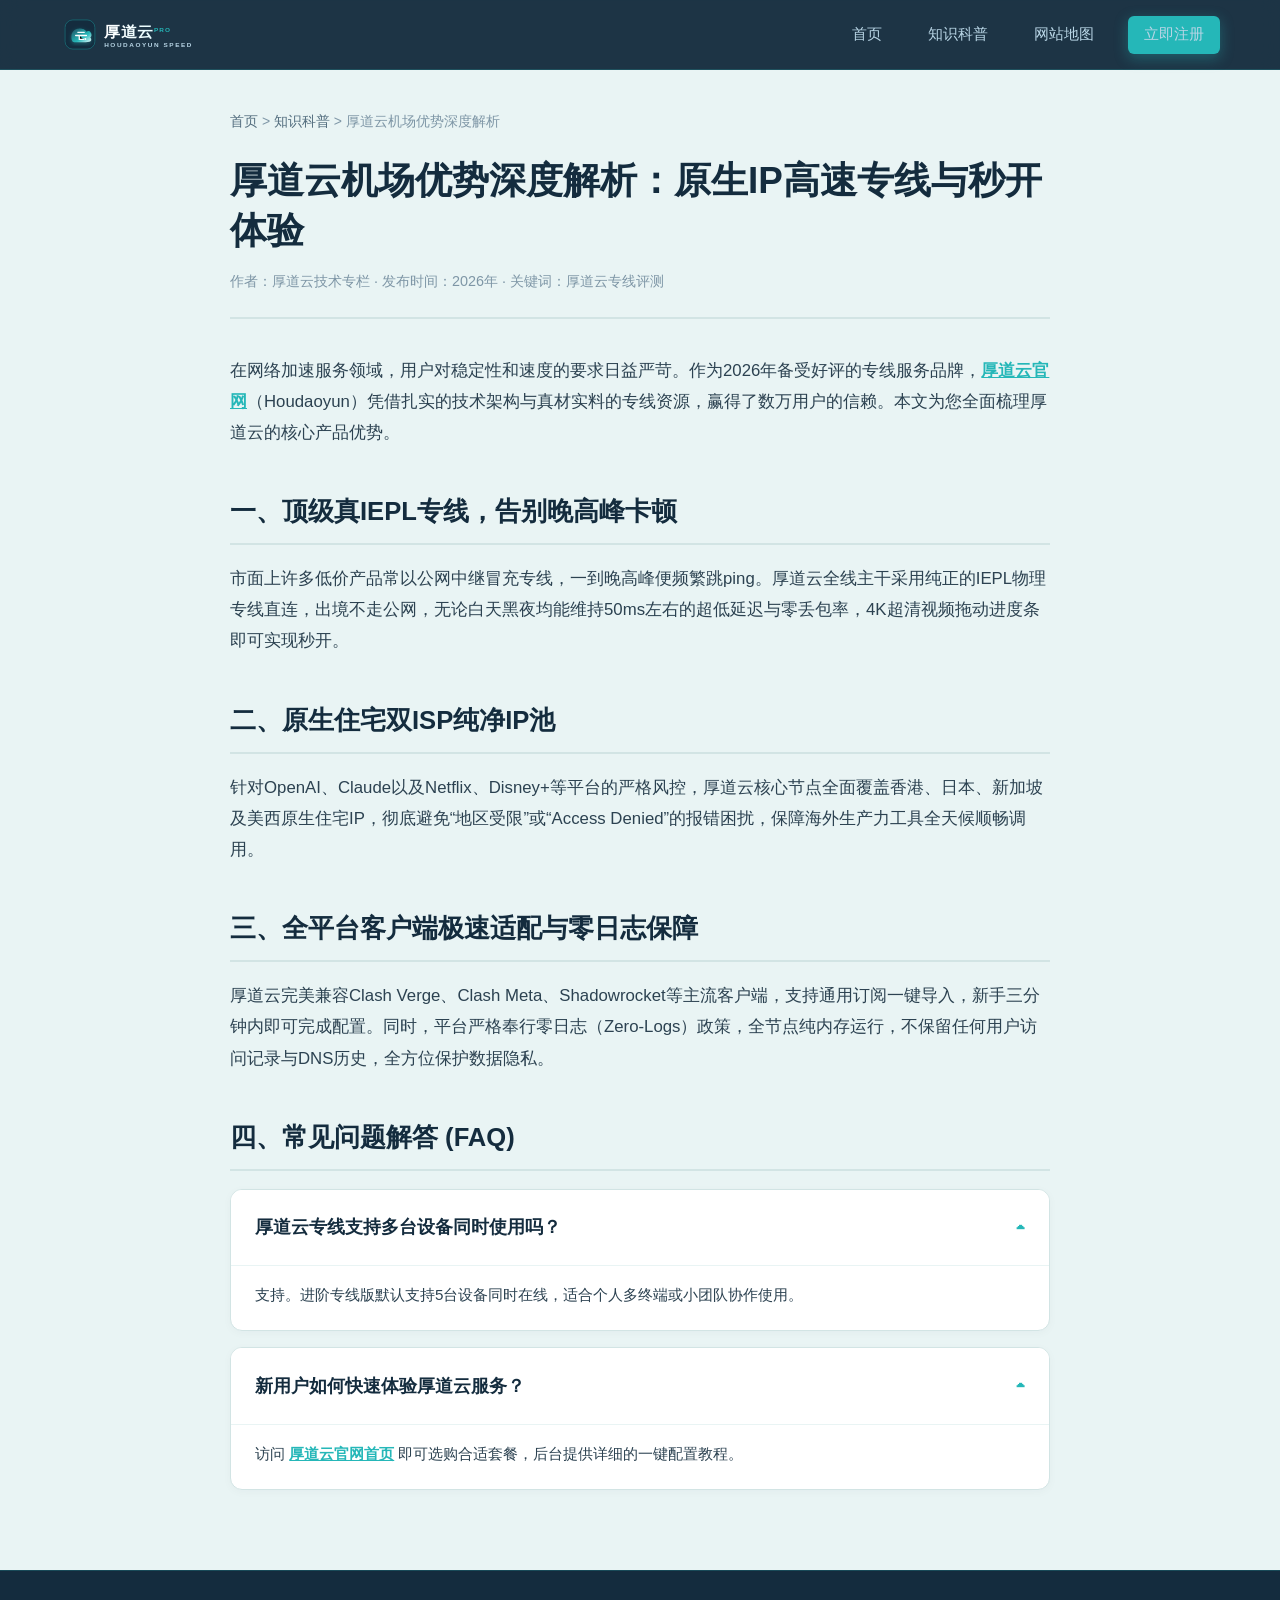
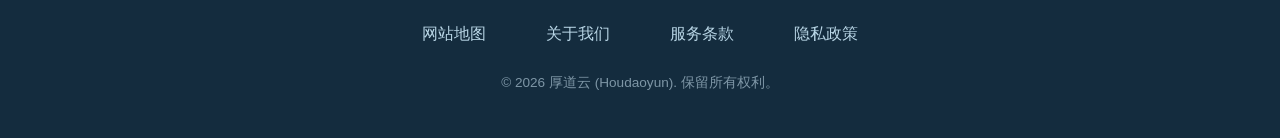
<file: article-2.html>
﻿<!DOCTYPE html>
<html lang="zh-CN">
<head>
  <meta charset="UTF-8">
  <meta name="viewport" content="width=device-width, initial-scale=1.0">
  <title>厚道云机场优势深度解析：原生IP高速专线与秒开体验 - 厚道云</title>
  <meta name="description" content="厚道云机场优势深度解析。剖析纯IEPL内网专线链路、原生住宅双ISP节点池、智能流媒体解锁与零日志安全机制，打造2026年高性价比网络加速标杆。">
  <meta name="keywords" content="厚道云机场优势, 厚道云, 2026年机场推荐, 原生IP, IEPL专线, 4K极速秒开, Clash订阅">
  <link rel="canonical" href="https://houdaoyun.sbs/article-2.html">
  <meta property="og:title" content="厚道云机场优势深度解析：原生IP高速专线与秒开体验">
  <meta property="og:description" content="全方位解析厚道云全专线中继链路、原生住宅节点池与零日志安全机制。">
  <meta property="og:image" content="https://houdaoyun.sbs/og-image.png">
    <!-- Favicon / 高清图标 -->
  <link rel="icon" type="image/svg+xml" href="favicon.svg">
  <link rel="icon" type="image/png" sizes="32x32" href="favicon-32x32.png">
  <link rel="apple-touch-icon" sizes="180x180" href="apple-touch-icon.png">

  <link rel="stylesheet" href="style.css">
</head>
<body>
  <a href="#main-content" class="skip-nav">跳转到主要内容</a>
  <header class="site-header">
    <div class="container header-inner">
      <a href="/" class="brand-logo" aria-label="厚道云官网首页">
        <img src="logo.svg" alt="厚道云官方 Logo" width="160" height="38" class="brand-logo-img">
      </a>
      <nav class="site-nav" aria-label="全站导航">
        <a href="/">首页</a>
        <a href="knowledge.html">知识科普</a>
        <a href="sitemap.html">网站地图</a>
        <a href="https://lw.wavenetaff.com/#/?code=TcUib4w4" target="_blank" rel="nofollow sponsored noopener" class="btn-cta" style="padding: 6px 16px; min-height: 38px;">立即注册</a>
      </nav>
    </div>
  </header>

  <main id="main-content" class="article-container">
    <nav class="breadcrumbs" aria-label="面包屑导航">
      <a href="/">首页</a> &gt; <a href="knowledge.html">知识科普</a> &gt; <span>厚道云机场优势深度解析</span>
    </nav>

    <header class="article-header">
      <h1>厚道云机场优势深度解析：原生IP高速专线与秒开体验</h1>
      <div class="article-meta">作者：厚道云技术专栏 · 发布时间：2026年 · 关键词：厚道云专线评测</div>
    </header>

    <article class="article-content">
      <p>在网络加速服务领域，用户对稳定性和速度的要求日益严苛。作为2026年备受好评的专线服务品牌，<a href="/">厚道云官网</a>（Houdaoyun）凭借扎实的技术架构与真材实料的专线资源，赢得了数万用户的信赖。本文为您全面梳理厚道云的核心产品优势。</p>

      <h2>一、顶级真IEPL专线，告别晚高峰卡顿</h2>
      <p>市面上许多低价产品常以公网中继冒充专线，一到晚高峰便频繁跳ping。厚道云全线主干采用纯正的IEPL物理专线直连，出境不走公网，无论白天黑夜均能维持50ms左右的超低延迟与零丢包率，4K超清视频拖动进度条即可实现秒开。</p>

      <h2>二、原生住宅双ISP纯净IP池</h2>
      <p>针对OpenAI、Claude以及Netflix、Disney+等平台的严格风控，厚道云核心节点全面覆盖香港、日本、新加坡及美西原生住宅IP，彻底避免“地区受限”或“Access Denied”的报错困扰，保障海外生产力工具全天候顺畅调用。</p>

      <h2>三、全平台客户端极速适配与零日志保障</h2>
      <p>厚道云完美兼容Clash Verge、Clash Meta、Shadowrocket等主流客户端，支持通用订阅一键导入，新手三分钟内即可完成配置。同时，平台严格奉行零日志（Zero-Logs）政策，全节点纯内存运行，不保留任何用户访问记录与DNS历史，全方位保护数据隐私。</p>

      <h2>四、常见问题解答 (FAQ)</h2>
      <div class="faq-list">
        <details class="faq-item" open>
          <summary>厚道云专线支持多台设备同时使用吗？</summary>
          <div class="faq-content">
            支持。进阶专线版默认支持5台设备同时在线，适合个人多终端或小团队协作使用。
          </div>
        </details>
        <details class="faq-item" open>
          <summary>新用户如何快速体验厚道云服务？</summary>
          <div class="faq-content">
            访问 <a href="/">厚道云官网首页</a> 即可选购合适套餐，后台提供详细的一键配置教程。
          </div>
        </details>
      </div>
    </article>
  </main>

  <footer class="site-footer">
    <div class="container">
      <nav class="footer-links" aria-label="页脚重要页面链接">
        <a href="sitemap.html" target="_blank">网站地图</a>
        <a href="about.html" target="_blank">关于我们</a>
        <a href="terms.html" target="_blank">服务条款</a>
        <a href="privacy.html" target="_blank">隐私政策</a>
      </nav>
      <p class="footer-copy">© 2026 厚道云 (Houdaoyun). 保留所有权利。</p>
    </div>
  </footer>
</body>
</html>
</file>
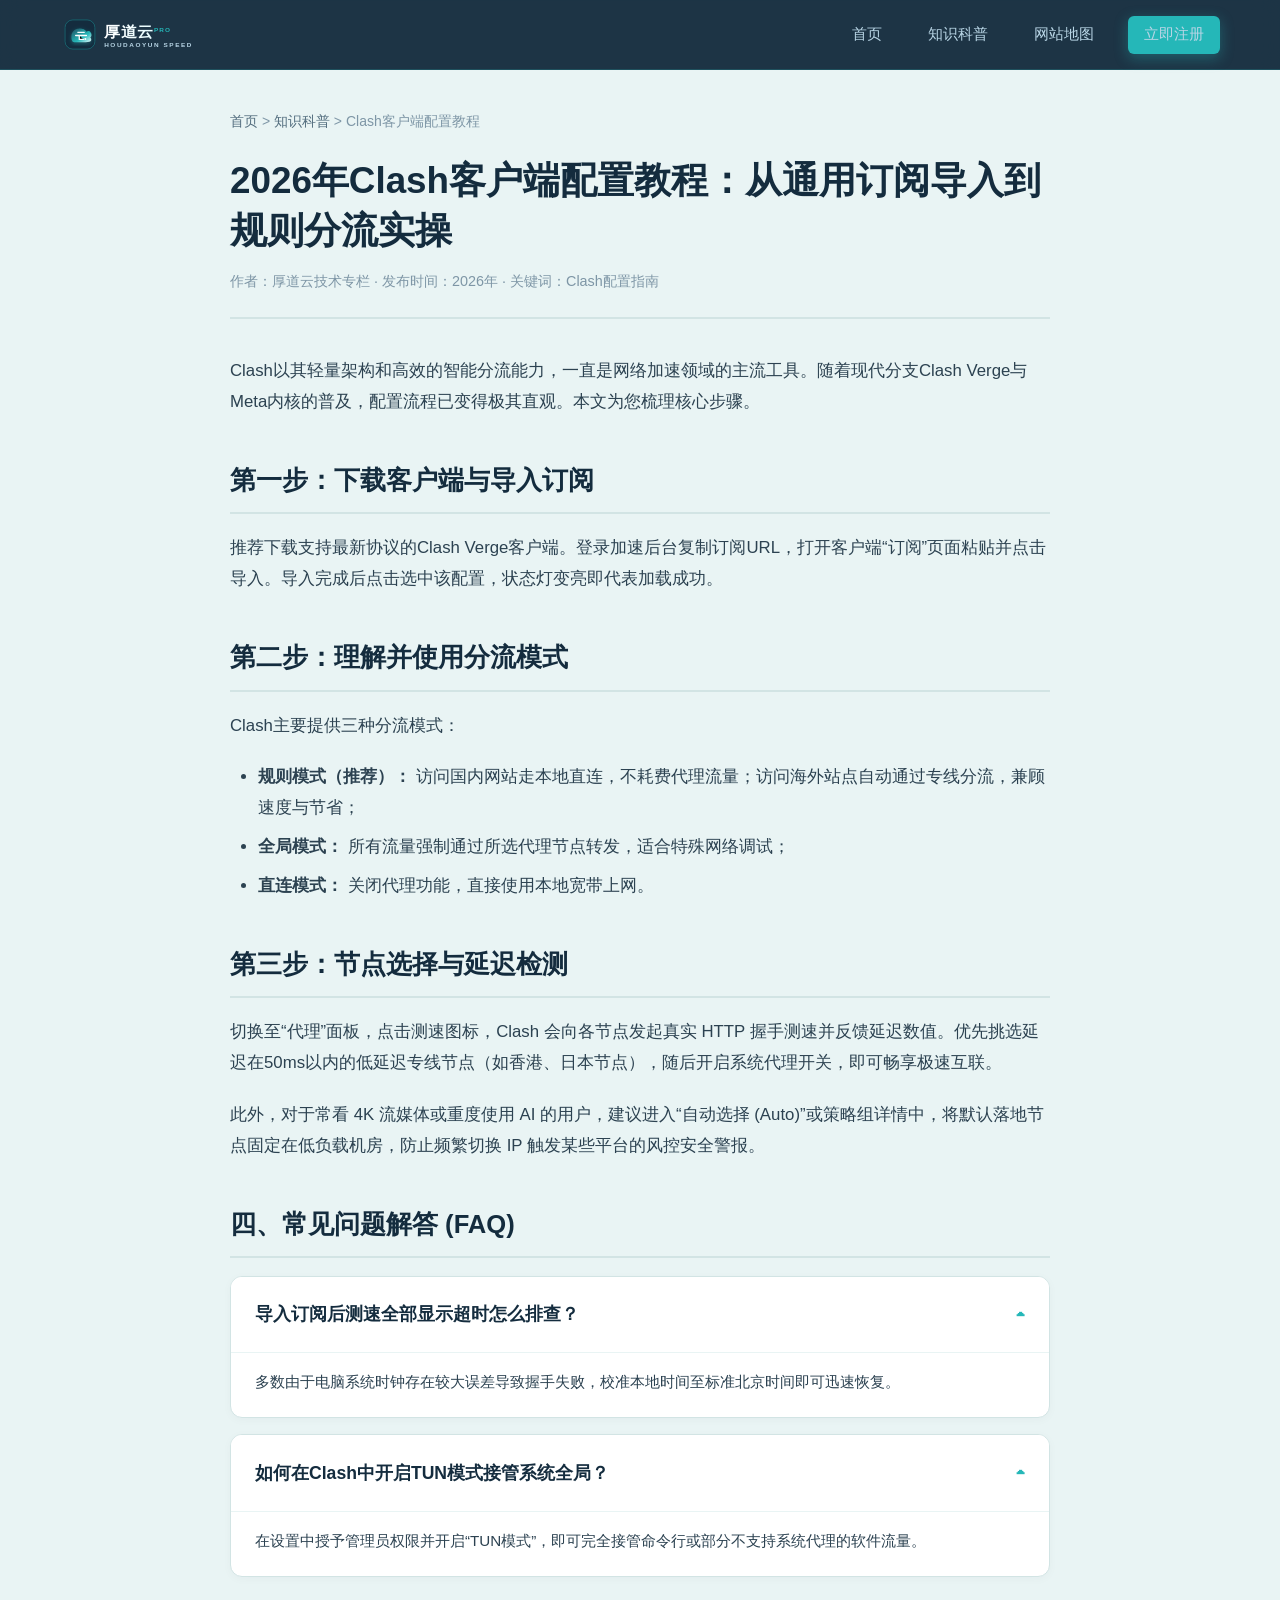
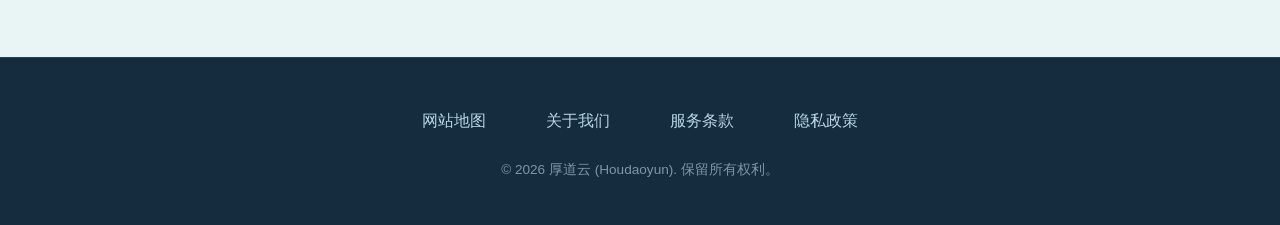
<file: article-3.html>
﻿<!DOCTYPE html>
<html lang="zh-CN">
<head>
  <meta charset="UTF-8">
  <meta name="viewport" content="width=device-width, initial-scale=1.0">
  <title>2026年Clash客户端配置教程：从通用订阅导入到规则分流实操 - 厚道云</title>
  <meta name="description" content="2026最新Clash Verge及Clash Meta客户端使用指南。从机场订阅链接导入、内核选择、规则分流模式切换到延迟测试排错全流程实操教程。">
  <meta name="keywords" content="Clash, Clash Verge, Clash配置教程, 2026年机场推荐, 规则分流, 节点订阅, 网络加速">
  <link rel="canonical" href="https://houdaoyun.sbs/article-3.html">
  <meta property="og:title" content="2026年Clash客户端配置教程：从通用订阅导入到规则分流实操">
  <meta property="og:description" content="2026最新Clash客户端配置与规则分流实操指南，新手快速上手。">
  <meta property="og:image" content="https://houdaoyun.sbs/og-image.png">
    <!-- Favicon / 高清图标 -->
  <link rel="icon" type="image/svg+xml" href="favicon.svg">
  <link rel="icon" type="image/png" sizes="32x32" href="favicon-32x32.png">
  <link rel="apple-touch-icon" sizes="180x180" href="apple-touch-icon.png">

  <link rel="stylesheet" href="style.css">
</head>
<body>
  <a href="#main-content" class="skip-nav">跳转到主要内容</a>
  <header class="site-header">
    <div class="container header-inner">
      <a href="/" class="brand-logo" aria-label="厚道云官网首页">
        <img src="logo.svg" alt="厚道云官方 Logo" width="160" height="38" class="brand-logo-img">
      </a>
      <nav class="site-nav" aria-label="全站导航">
        <a href="/">首页</a>
        <a href="knowledge.html">知识科普</a>
        <a href="sitemap.html">网站地图</a>
        <a href="https://lw.wavenetaff.com/#/?code=TcUib4w4" target="_blank" rel="nofollow sponsored noopener" class="btn-cta" style="padding: 6px 16px; min-height: 38px;">立即注册</a>
      </nav>
    </div>
  </header>

  <main id="main-content" class="article-container">
    <nav class="breadcrumbs" aria-label="面包屑导航">
      <a href="/">首页</a> &gt; <a href="knowledge.html">知识科普</a> &gt; <span>Clash客户端配置教程</span>
    </nav>

    <header class="article-header">
      <h1>2026年Clash客户端配置教程：从通用订阅导入到规则分流实操</h1>
      <div class="article-meta">作者：厚道云技术专栏 · 发布时间：2026年 · 关键词：Clash配置指南</div>
    </header>

    <article class="article-content">
      <p>Clash以其轻量架构和高效的智能分流能力，一直是网络加速领域的主流工具。随着现代分支Clash Verge与Meta内核的普及，配置流程已变得极其直观。本文为您梳理核心步骤。</p>

      <h2>第一步：下载客户端与导入订阅</h2>
      <p>推荐下载支持最新协议的Clash Verge客户端。登录加速后台复制订阅URL，打开客户端“订阅”页面粘贴并点击导入。导入完成后点击选中该配置，状态灯变亮即代表加载成功。</p>

      <h2>第二步：理解并使用分流模式</h2>
      <p>Clash主要提供三种分流模式：</p>
      <ul>
        <li><strong>规则模式（推荐）：</strong> 访问国内网站走本地直连，不耗费代理流量；访问海外站点自动通过专线分流，兼顾速度与节省；</li>
        <li><strong>全局模式：</strong> 所有流量强制通过所选代理节点转发，适合特殊网络调试；</li>
        <li><strong>直连模式：</strong> 关闭代理功能，直接使用本地宽带上网。</li>
      </ul>

      <h2>第三步：节点选择与延迟检测</h2>
      <p>切换至“代理”面板，点击测速图标，Clash 会向各节点发起真实 HTTP 握手测速并反馈延迟数值。优先挑选延迟在50ms以内的低延迟专线节点（如香港、日本节点），随后开启系统代理开关，即可畅享极速互联。</p>
      <p>此外，对于常看 4K 流媒体或重度使用 AI 的用户，建议进入“自动选择 (Auto)”或策略组详情中，将默认落地节点固定在低负载机房，防止频繁切换 IP 触发某些平台的风控安全警报。</p>

      <h2>四、常见问题解答 (FAQ)</h2>
      <div class="faq-list">
        <details class="faq-item" open>
          <summary>导入订阅后测速全部显示超时怎么排查？</summary>
          <div class="faq-content">
            多数由于电脑系统时钟存在较大误差导致握手失败，校准本地时间至标准北京时间即可迅速恢复。
          </div>
        </details>
        <details class="faq-item" open>
          <summary>如何在Clash中开启TUN模式接管系统全局？</summary>
          <div class="faq-content">
            在设置中授予管理员权限并开启“TUN模式”，即可完全接管命令行或部分不支持系统代理的软件流量。
          </div>
        </details>
      </div>
    </article>
  </main>

  <footer class="site-footer">
    <div class="container">
      <nav class="footer-links" aria-label="页脚重要页面链接">
        <a href="sitemap.html" target="_blank">网站地图</a>
        <a href="about.html" target="_blank">关于我们</a>
        <a href="terms.html" target="_blank">服务条款</a>
        <a href="privacy.html" target="_blank">隐私政策</a>
      </nav>
      <p class="footer-copy">© 2026 厚道云 (Houdaoyun). 保留所有权利。</p>
    </div>
  </footer>
</body>
</html>
</file>
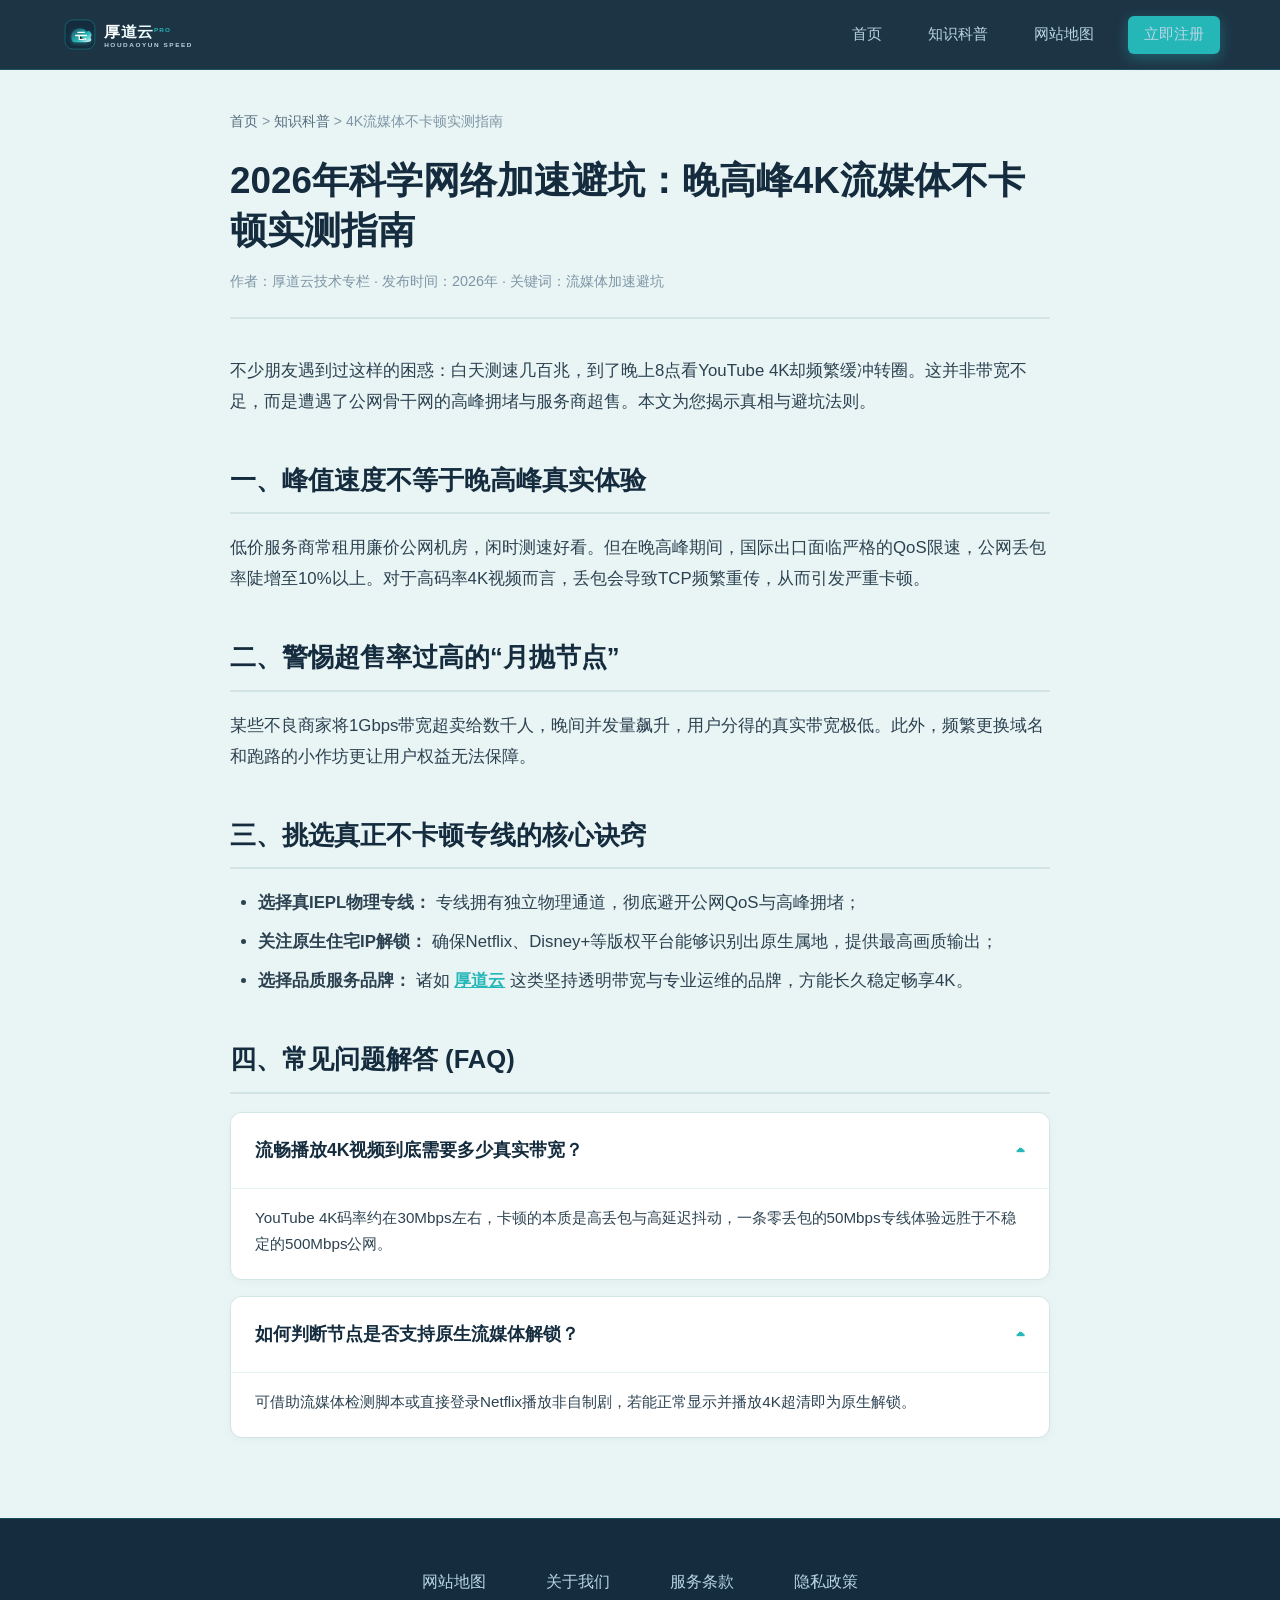
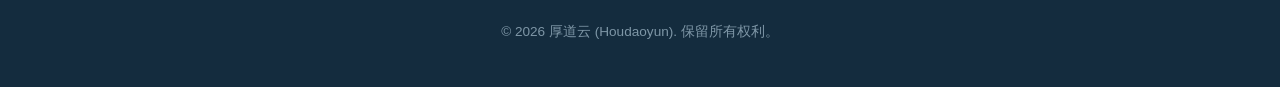
<file: article-4.html>
﻿<!DOCTYPE html>
<html lang="zh-CN">
<head>
  <meta charset="UTF-8">
  <meta name="viewport" content="width=device-width, initial-scale=1.0">
  <title>2026年科学网络加速避坑：晚高峰4K流媒体不卡顿实测指南 - 厚道云</title>
  <meta name="description" content="2026年流媒体加速实测避坑指南。深入剖析QoS限速、超售陷阱与骨干网丢包，传授挑选真专线不卡顿机场的核心诀窍。">
  <meta name="keywords" content="2026年机场推荐, 4K流媒体, 晚高峰不卡顿, 网络加速, 机场避坑, 极速秒开, Clash流媒体">
  <link rel="canonical" href="https://houdaoyun.sbs/article-4.html">
  <meta property="og:title" content="2026年科学网络加速避坑：晚高峰4K流媒体不卡顿实测指南">
  <meta property="og:description" content="深入剖析QoS限速、超售陷阱与骨干网丢包，传授挑选真专线不卡顿机场的核心诀窍。">
  <meta property="og:image" content="https://houdaoyun.sbs/og-image.png">
    <!-- Favicon / 高清图标 -->
  <link rel="icon" type="image/svg+xml" href="favicon.svg">
  <link rel="icon" type="image/png" sizes="32x32" href="favicon-32x32.png">
  <link rel="apple-touch-icon" sizes="180x180" href="apple-touch-icon.png">

  <link rel="stylesheet" href="style.css">
</head>
<body>
  <a href="#main-content" class="skip-nav">跳转到主要内容</a>
  <header class="site-header">
    <div class="container header-inner">
      <a href="/" class="brand-logo" aria-label="厚道云官网首页">
        <img src="logo.svg" alt="厚道云官方 Logo" width="160" height="38" class="brand-logo-img">
      </a>
      <nav class="site-nav" aria-label="全站导航">
        <a href="/">首页</a>
        <a href="knowledge.html">知识科普</a>
        <a href="sitemap.html">网站地图</a>
        <a href="https://lw.wavenetaff.com/#/?code=TcUib4w4" target="_blank" rel="nofollow sponsored noopener" class="btn-cta" style="padding: 6px 16px; min-height: 38px;">立即注册</a>
      </nav>
    </div>
  </header>

  <main id="main-content" class="article-container">
    <nav class="breadcrumbs" aria-label="面包屑导航">
      <a href="/">首页</a> &gt; <a href="knowledge.html">知识科普</a> &gt; <span>4K流媒体不卡顿实测指南</span>
    </nav>

    <header class="article-header">
      <h1>2026年科学网络加速避坑：晚高峰4K流媒体不卡顿实测指南</h1>
      <div class="article-meta">作者：厚道云技术专栏 · 发布时间：2026年 · 关键词：流媒体加速避坑</div>
    </header>

    <article class="article-content">
      <p>不少朋友遇到过这样的困惑：白天测速几百兆，到了晚上8点看YouTube 4K却频繁缓冲转圈。这并非带宽不足，而是遭遇了公网骨干网的高峰拥堵与服务商超售。本文为您揭示真相与避坑法则。</p>

      <h2>一、峰值速度不等于晚高峰真实体验</h2>
      <p>低价服务商常租用廉价公网机房，闲时测速好看。但在晚高峰期间，国际出口面临严格的QoS限速，公网丢包率陡增至10%以上。对于高码率4K视频而言，丢包会导致TCP频繁重传，从而引发严重卡顿。</p>

      <h2>二、警惕超售率过高的“月抛节点”</h2>
      <p>某些不良商家将1Gbps带宽超卖给数千人，晚间并发量飙升，用户分得的真实带宽极低。此外，频繁更换域名和跑路的小作坊更让用户权益无法保障。</p>

      <h2>三、挑选真正不卡顿专线的核心诀窍</h2>
      <ul>
        <li><strong>选择真IEPL物理专线：</strong> 专线拥有独立物理通道，彻底避开公网QoS与高峰拥堵；</li>
        <li><strong>关注原生住宅IP解锁：</strong> 确保Netflix、Disney+等版权平台能够识别出原生属地，提供最高画质输出；</li>
        <li><strong>选择品质服务品牌：</strong> 诸如 <a href="/">厚道云</a> 这类坚持透明带宽与专业运维的品牌，方能长久稳定畅享4K。</p>
      </ul>

      <h2>四、常见问题解答 (FAQ)</h2>
      <div class="faq-list">
        <details class="faq-item" open>
          <summary>流畅播放4K视频到底需要多少真实带宽？</summary>
          <div class="faq-content">
            YouTube 4K码率约在30Mbps左右，卡顿的本质是高丢包与高延迟抖动，一条零丢包的50Mbps专线体验远胜于不稳定的500Mbps公网。
          </div>
        </details>
        <details class="faq-item" open>
          <summary>如何判断节点是否支持原生流媒体解锁？</summary>
          <div class="faq-content">
            可借助流媒体检测脚本或直接登录Netflix播放非自制剧，若能正常显示并播放4K超清即为原生解锁。
          </div>
        </details>
      </div>
    </article>
  </main>

  <footer class="site-footer">
    <div class="container">
      <nav class="footer-links" aria-label="页脚重要页面链接">
        <a href="sitemap.html" target="_blank">网站地图</a>
        <a href="about.html" target="_blank">关于我们</a>
        <a href="terms.html" target="_blank">服务条款</a>
        <a href="privacy.html" target="_blank">隐私政策</a>
      </nav>
      <p class="footer-copy">© 2026 厚道云 (Houdaoyun). 保留所有权利。</p>
    </div>
  </footer>
</body>
</html>
</file>
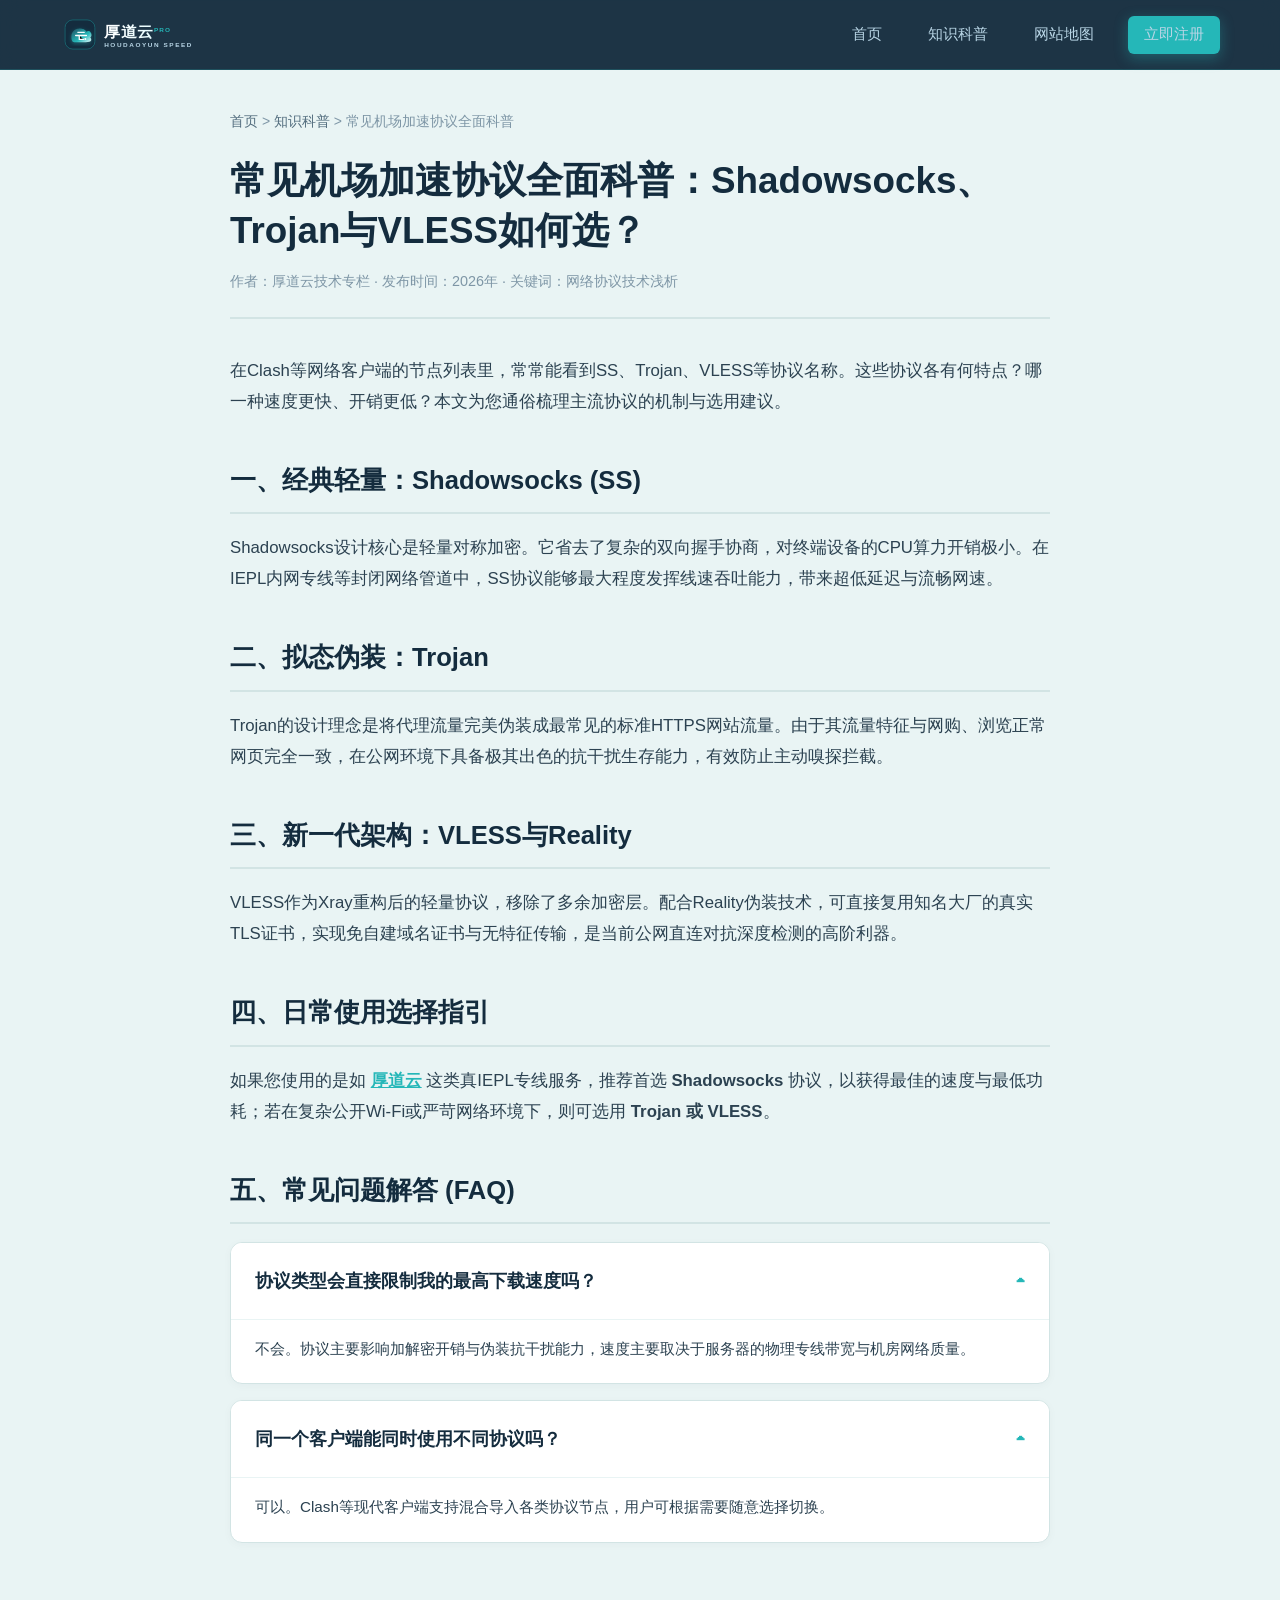
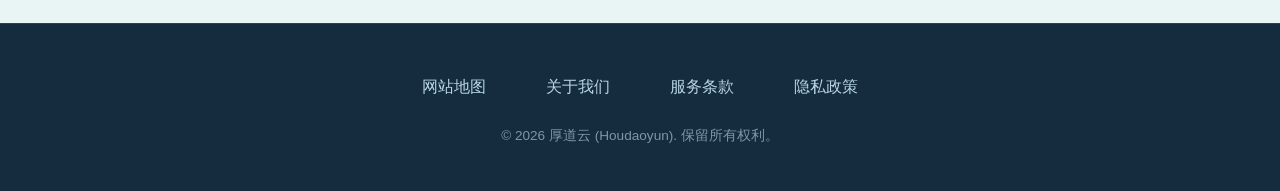
<file: article-5.html>
﻿<!DOCTYPE html>
<html lang="zh-CN">
<head>
  <meta charset="UTF-8">
  <meta name="viewport" content="width=device-width, initial-scale=1.0">
  <title>常见机场加速协议全面科普：Shadowsocks、Trojan与VLESS如何选？ - 厚道云</title>
  <meta name="description" content="深入浅出科普2026年主流网络代理协议技术原理。对比Shadowsocks、Trojan与VLESS在加密开销、延迟表现与穿透特征上的差异。">
  <meta name="keywords" content="2026年机场推荐, Clash协议, Shadowsocks, Trojan, VLESS, 网络加速, 协议对比">
  <link rel="canonical" href="https://houdaoyun.sbs/article-5.html">
  <meta property="og:title" content="常见机场加速协议全面科普：Shadowsocks、Trojan与VLESS如何选？">
  <meta property="og:description" content="对比Shadowsocks、Trojan与VLESS在加密开销、延迟表现与穿透特征上的差异。">
  <meta property="og:image" content="https://houdaoyun.sbs/og-image.png">
    <!-- Favicon / 高清图标 -->
  <link rel="icon" type="image/svg+xml" href="favicon.svg">
  <link rel="icon" type="image/png" sizes="32x32" href="favicon-32x32.png">
  <link rel="apple-touch-icon" sizes="180x180" href="apple-touch-icon.png">

  <link rel="stylesheet" href="style.css">
</head>
<body>
  <a href="#main-content" class="skip-nav">跳转到主要内容</a>
  <header class="site-header">
    <div class="container header-inner">
      <a href="/" class="brand-logo" aria-label="厚道云官网首页">
        <img src="logo.svg" alt="厚道云官方 Logo" width="160" height="38" class="brand-logo-img">
      </a>
      <nav class="site-nav" aria-label="全站导航">
        <a href="/">首页</a>
        <a href="knowledge.html">知识科普</a>
        <a href="sitemap.html">网站地图</a>
        <a href="https://lw.wavenetaff.com/#/?code=TcUib4w4" target="_blank" rel="nofollow sponsored noopener" class="btn-cta" style="padding: 6px 16px; min-height: 38px;">立即注册</a>
      </nav>
    </div>
  </header>

  <main id="main-content" class="article-container">
    <nav class="breadcrumbs" aria-label="面包屑导航">
      <a href="/">首页</a> &gt; <a href="knowledge.html">知识科普</a> &gt; <span>常见机场加速协议全面科普</span>
    </nav>

    <header class="article-header">
      <h1>常见机场加速协议全面科普：Shadowsocks、Trojan与VLESS如何选？</h1>
      <div class="article-meta">作者：厚道云技术专栏 · 发布时间：2026年 · 关键词：网络协议技术浅析</div>
    </header>

    <article class="article-content">
      <p>在Clash等网络客户端的节点列表里，常常能看到SS、Trojan、VLESS等协议名称。这些协议各有何特点？哪一种速度更快、开销更低？本文为您通俗梳理主流协议的机制与选用建议。</p>

      <h2>一、经典轻量：Shadowsocks (SS)</h2>
      <p>Shadowsocks设计核心是轻量对称加密。它省去了复杂的双向握手协商，对终端设备的CPU算力开销极小。在IEPL内网专线等封闭网络管道中，SS协议能够最大程度发挥线速吞吐能力，带来超低延迟与流畅网速。</p>

      <h2>二、拟态伪装：Trojan</h2>
      <p>Trojan的设计理念是将代理流量完美伪装成最常见的标准HTTPS网站流量。由于其流量特征与网购、浏览正常网页完全一致，在公网环境下具备极其出色的抗干扰生存能力，有效防止主动嗅探拦截。</p>

      <h2>三、新一代架构：VLESS与Reality</h2>
      <p>VLESS作为Xray重构后的轻量协议，移除了多余加密层。配合Reality伪装技术，可直接复用知名大厂的真实TLS证书，实现免自建域名证书与无特征传输，是当前公网直连对抗深度检测的高阶利器。</p>

      <h2>四、日常使用选择指引</h2>
      <p>如果您使用的是如 <a href="/">厚道云</a> 这类真IEPL专线服务，推荐首选 <strong>Shadowsocks</strong> 协议，以获得最佳的速度与最低功耗；若在复杂公开Wi-Fi或严苛网络环境下，则可选用 <strong>Trojan 或 VLESS</strong>。</p>

      <h2>五、常见问题解答 (FAQ)</h2>
      <div class="faq-list">
        <details class="faq-item" open>
          <summary>协议类型会直接限制我的最高下载速度吗？</summary>
          <div class="faq-content">
            不会。协议主要影响加解密开销与伪装抗干扰能力，速度主要取决于服务器的物理专线带宽与机房网络质量。
          </div>
        </details>
        <details class="faq-item" open>
          <summary>同一个客户端能同时使用不同协议吗？</summary>
          <div class="faq-content">
            可以。Clash等现代客户端支持混合导入各类协议节点，用户可根据需要随意选择切换。
          </div>
        </details>
      </div>
    </article>
  </main>

  <footer class="site-footer">
    <div class="container">
      <nav class="footer-links" aria-label="页脚重要页面链接">
        <a href="sitemap.html" target="_blank">网站地图</a>
        <a href="about.html" target="_blank">关于我们</a>
        <a href="terms.html" target="_blank">服务条款</a>
        <a href="privacy.html" target="_blank">隐私政策</a>
      </nav>
      <p class="footer-copy">© 2026 厚道云 (Houdaoyun). 保留所有权利。</p>
    </div>
  </footer>
</body>
</html>
</file>
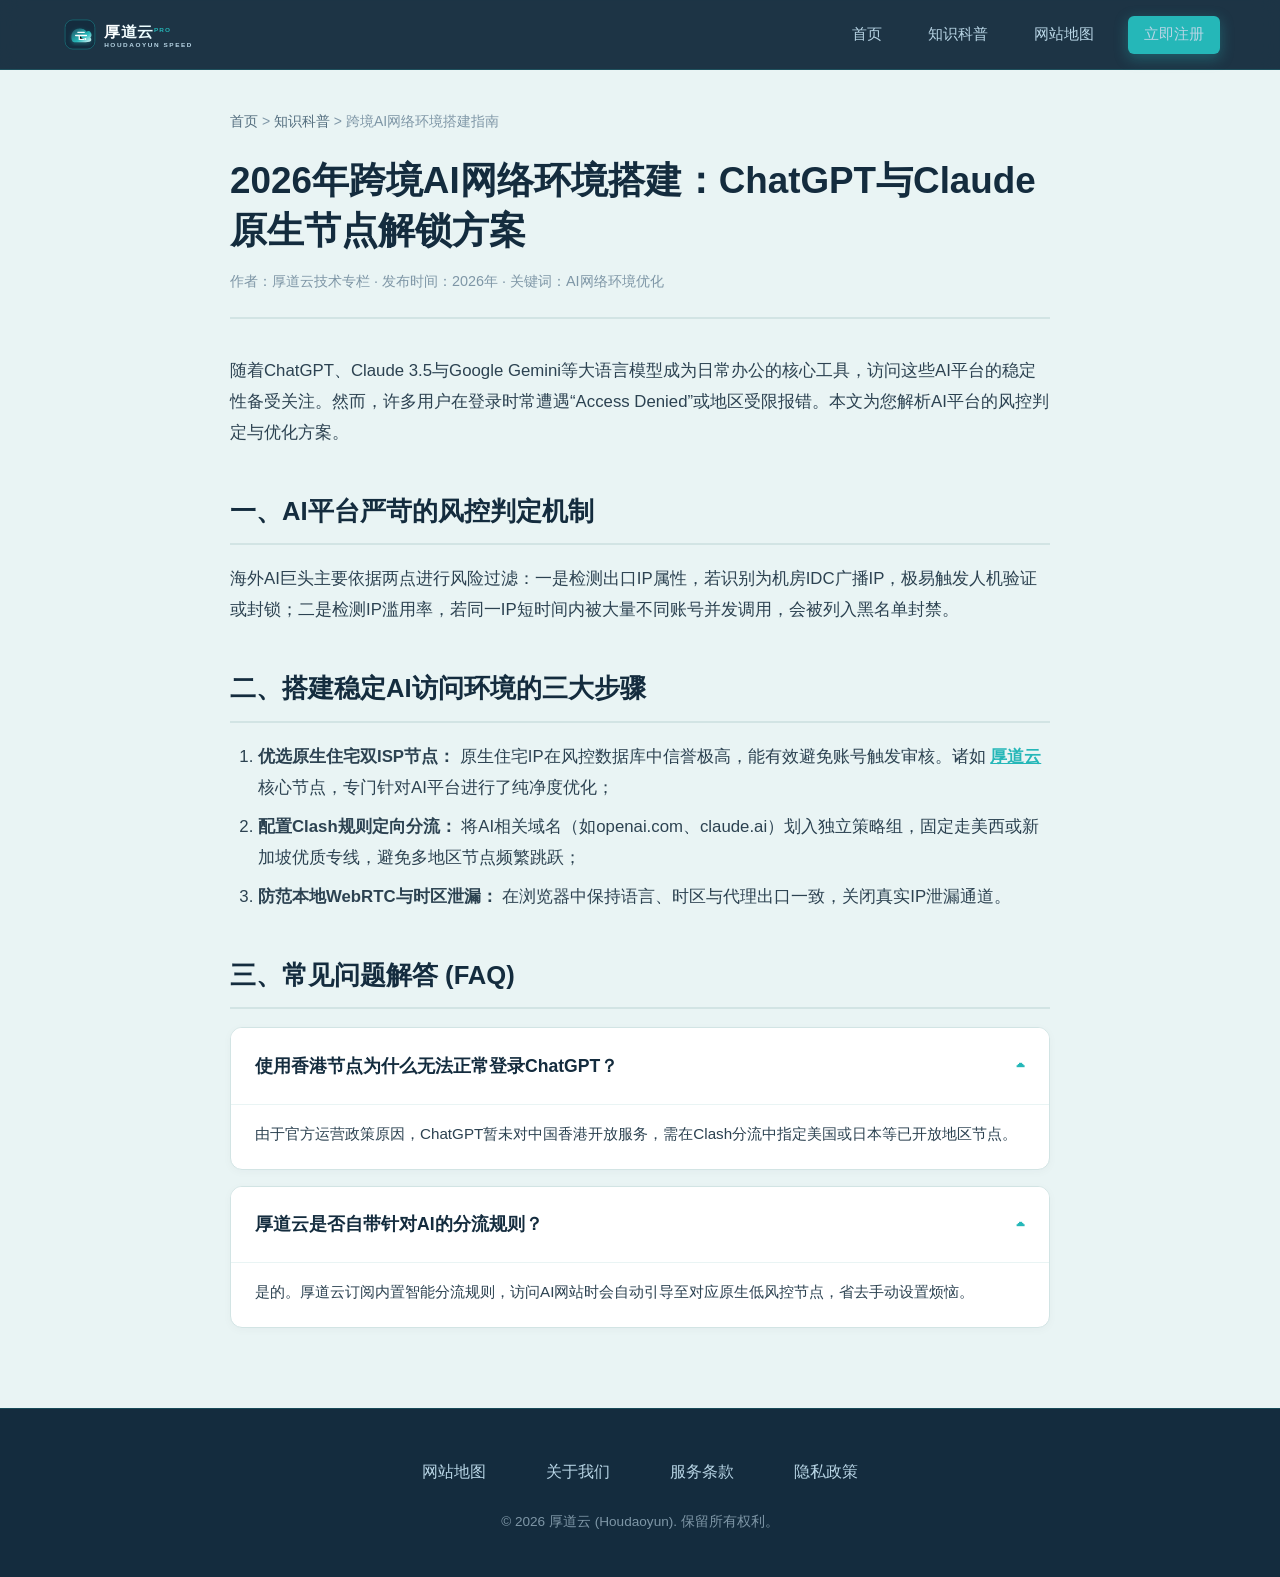
<file: article-6.html>
﻿<!DOCTYPE html>
<html lang="zh-CN">
<head>
  <meta charset="UTF-8">
  <meta name="viewport" content="width=device-width, initial-scale=1.0">
  <title>2026年跨境AI网络环境搭建：ChatGPT与Claude原生节点解锁方案 - 厚道云</title>
  <meta name="description" content="2026最新海外AI工具网络环境优化指南。针对OpenAI与Claude风控机制，详解原生住宅节点挑选与Clash规则精准分流配置。">
  <meta name="keywords" content="2026年机场推荐, ChatGPT解锁, Claude节点, Clash规则分流, 原生住宅IP, 网络加速">
  <link rel="canonical" href="https://houdaoyun.sbs/article-6.html">
  <meta property="og:title" content="2026年跨境AI网络环境搭建：ChatGPT与Claude原生节点解锁方案">
  <meta property="og:description" content="针对OpenAI与Claude风控机制，详解原生住宅节点挑选与Clash规则配置。">
  <meta property="og:image" content="https://houdaoyun.sbs/og-image.png">
    <!-- Favicon / 高清图标 -->
  <link rel="icon" type="image/svg+xml" href="favicon.svg">
  <link rel="icon" type="image/png" sizes="32x32" href="favicon-32x32.png">
  <link rel="apple-touch-icon" sizes="180x180" href="apple-touch-icon.png">

  <link rel="stylesheet" href="style.css">
</head>
<body>
  <a href="#main-content" class="skip-nav">跳转到主要内容</a>
  <header class="site-header">
    <div class="container header-inner">
      <a href="/" class="brand-logo" aria-label="厚道云官网首页">
        <img src="logo.svg" alt="厚道云官方 Logo" width="160" height="38" class="brand-logo-img">
      </a>
      <nav class="site-nav" aria-label="全站导航">
        <a href="/">首页</a>
        <a href="knowledge.html">知识科普</a>
        <a href="sitemap.html">网站地图</a>
        <a href="https://lw.wavenetaff.com/#/?code=TcUib4w4" target="_blank" rel="nofollow sponsored noopener" class="btn-cta" style="padding: 6px 16px; min-height: 38px;">立即注册</a>
      </nav>
    </div>
  </header>

  <main id="main-content" class="article-container">
    <nav class="breadcrumbs" aria-label="面包屑导航">
      <a href="/">首页</a> &gt; <a href="knowledge.html">知识科普</a> &gt; <span>跨境AI网络环境搭建指南</span>
    </nav>

    <header class="article-header">
      <h1>2026年跨境AI网络环境搭建：ChatGPT与Claude原生节点解锁方案</h1>
      <div class="article-meta">作者：厚道云技术专栏 · 发布时间：2026年 · 关键词：AI网络环境优化</div>
    </header>

    <article class="article-content">
      <p>随着ChatGPT、Claude 3.5与Google Gemini等大语言模型成为日常办公的核心工具，访问这些AI平台的稳定性备受关注。然而，许多用户在登录时常遭遇“Access Denied”或地区受限报错。本文为您解析AI平台的风控判定与优化方案。</p>

      <h2>一、AI平台严苛的风控判定机制</h2>
      <p>海外AI巨头主要依据两点进行风险过滤：一是检测出口IP属性，若识别为机房IDC广播IP，极易触发人机验证或封锁；二是检测IP滥用率，若同一IP短时间内被大量不同账号并发调用，会被列入黑名单封禁。</p>

      <h2>二、搭建稳定AI访问环境的三大步骤</h2>
      <ol>
        <li><strong>优选原生住宅双ISP节点：</strong> 原生住宅IP在风控数据库中信誉极高，能有效避免账号触发审核。诸如 <a href="/">厚道云</a> 核心节点，专门针对AI平台进行了纯净度优化；</li>
        <li><strong>配置Clash规则定向分流：</strong> 将AI相关域名（如openai.com、claude.ai）划入独立策略组，固定走美西或新加坡优质专线，避免多地区节点频繁跳跃；</li>
        <li><strong>防范本地WebRTC与时区泄漏：</strong> 在浏览器中保持语言、时区与代理出口一致，关闭真实IP泄漏通道。</li>
      </ol>

      <h2>三、常见问题解答 (FAQ)</h2>
      <div class="faq-list">
        <details class="faq-item" open>
          <summary>使用香港节点为什么无法正常登录ChatGPT？</summary>
          <div class="faq-content">
            由于官方运营政策原因，ChatGPT暂未对中国香港开放服务，需在Clash分流中指定美国或日本等已开放地区节点。
          </div>
        </details>
        <details class="faq-item" open>
          <summary>厚道云是否自带针对AI的分流规则？</summary>
          <div class="faq-content">
            是的。厚道云订阅内置智能分流规则，访问AI网站时会自动引导至对应原生低风控节点，省去手动设置烦恼。
          </div>
        </details>
      </div>
    </article>
  </main>

  <footer class="site-footer">
    <div class="container">
      <nav class="footer-links" aria-label="页脚重要页面链接">
        <a href="sitemap.html" target="_blank">网站地图</a>
        <a href="about.html" target="_blank">关于我们</a>
        <a href="terms.html" target="_blank">服务条款</a>
        <a href="privacy.html" target="_blank">隐私政策</a>
      </nav>
      <p class="footer-copy">© 2026 厚道云 (Houdaoyun). 保留所有权利。</p>
    </div>
  </footer>
</body>
</html>
</file>
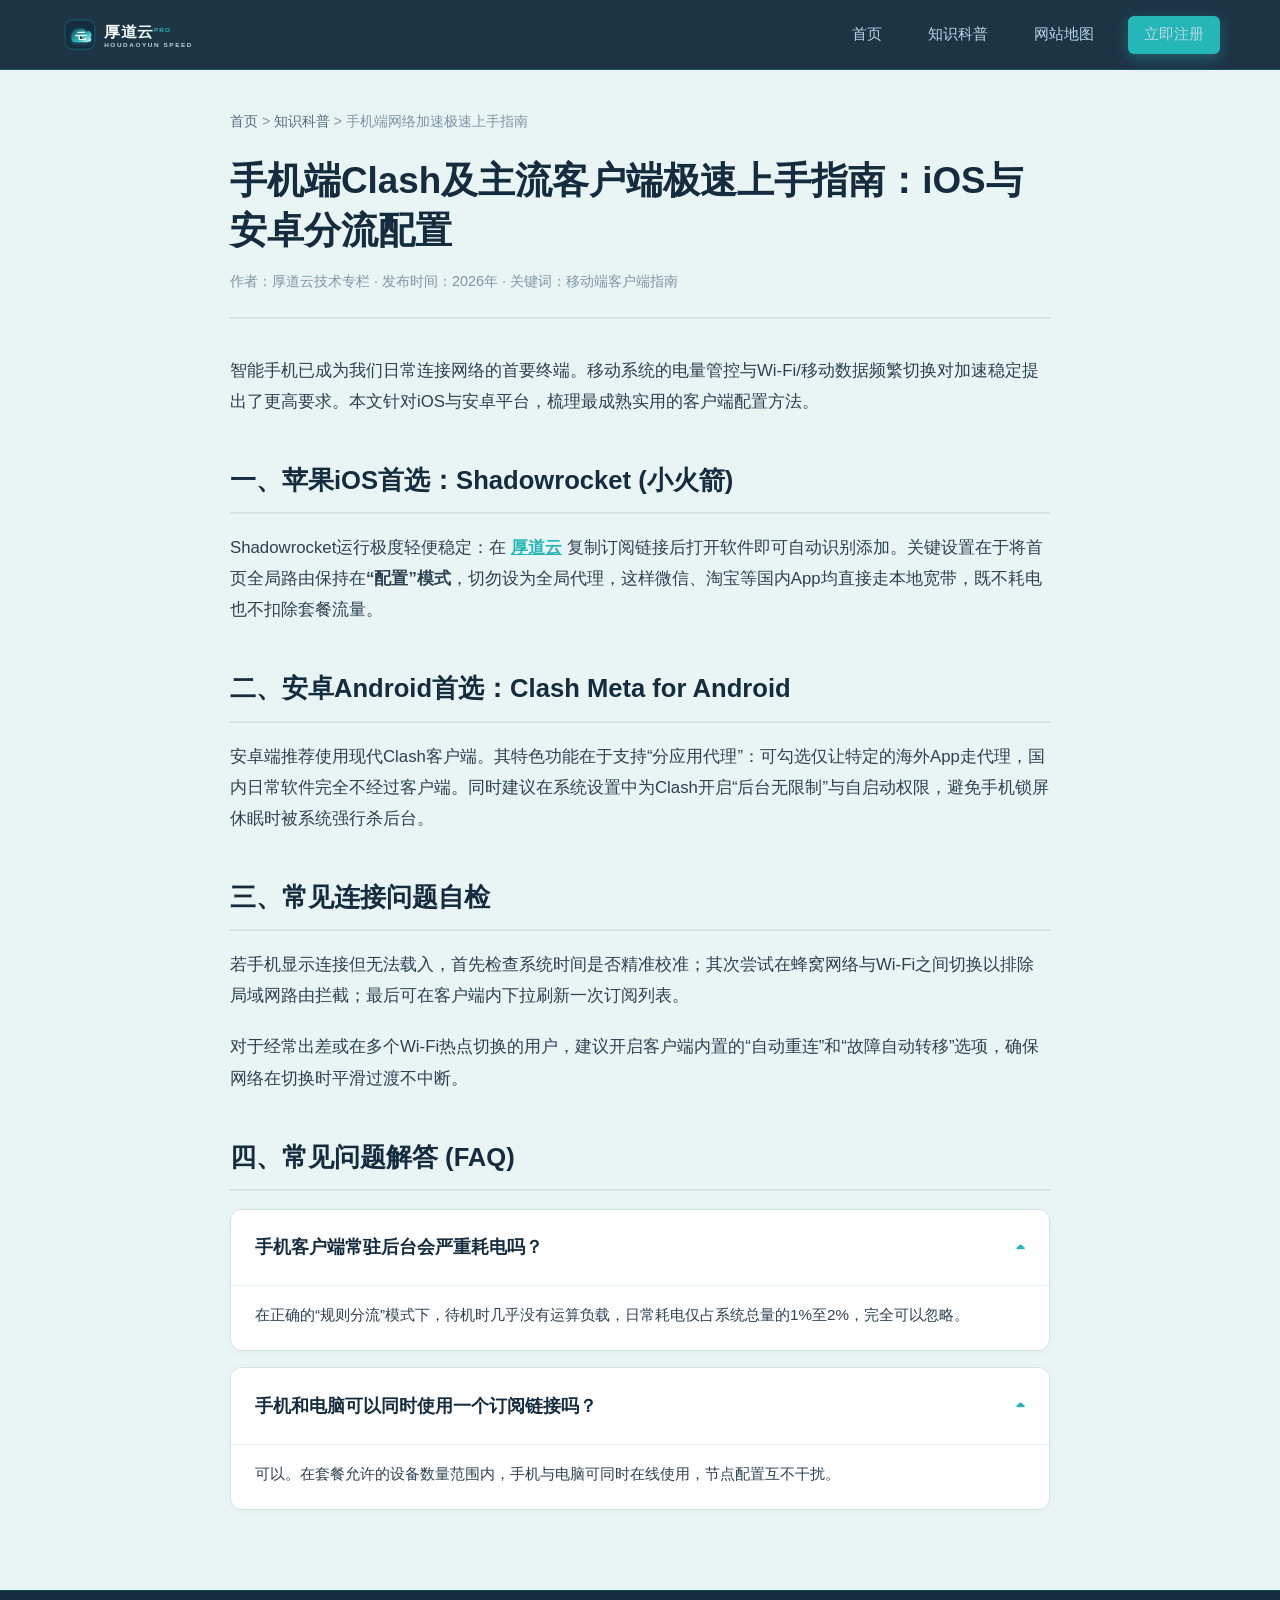
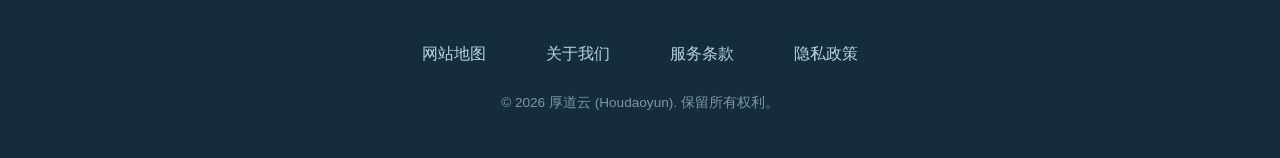
<file: article-7.html>
﻿<!DOCTYPE html>
<html lang="zh-CN">
<head>
  <meta charset="UTF-8">
  <meta name="viewport" content="width=device-width, initial-scale=1.0">
  <title>手机端Clash及主流客户端极速上手指南：iOS与安卓分流配置 - 厚道云</title>
  <meta name="description" content="2026最新手机端网络加速上手手册。详细讲解iPhone端Shadowrocket与安卓端Clash Meta配置导入、按应用分流及省电保活设置技巧。">
  <meta name="keywords" content="2026年机场推荐, 手机端Clash, Shadowrocket, 小火箭配置, 安卓网络加速, 移动端分流">
  <link rel="canonical" href="https://houdaoyun.sbs/article-7.html">
  <meta property="og:title" content="手机端Clash及主流客户端极速上手指南：iOS与安卓分流配置">
  <meta property="og:description" content="详细讲解iPhone端Shadowrocket与安卓端Clash配置导入及省电保活技巧。">
  <meta property="og:image" content="https://houdaoyun.sbs/og-image.png">
    <!-- Favicon / 高清图标 -->
  <link rel="icon" type="image/svg+xml" href="favicon.svg">
  <link rel="icon" type="image/png" sizes="32x32" href="favicon-32x32.png">
  <link rel="apple-touch-icon" sizes="180x180" href="apple-touch-icon.png">

  <link rel="stylesheet" href="style.css">
</head>
<body>
  <a href="#main-content" class="skip-nav">跳转到主要内容</a>
  <header class="site-header">
    <div class="container header-inner">
      <a href="/" class="brand-logo" aria-label="厚道云官网首页">
        <img src="logo.svg" alt="厚道云官方 Logo" width="160" height="38" class="brand-logo-img">
      </a>
      <nav class="site-nav" aria-label="全站导航">
        <a href="/">首页</a>
        <a href="knowledge.html">知识科普</a>
        <a href="sitemap.html">网站地图</a>
        <a href="https://lw.wavenetaff.com/#/?code=TcUib4w4" target="_blank" rel="nofollow sponsored noopener" class="btn-cta" style="padding: 6px 16px; min-height: 38px;">立即注册</a>
      </nav>
    </div>
  </header>

  <main id="main-content" class="article-container">
    <nav class="breadcrumbs" aria-label="面包屑导航">
      <a href="/">首页</a> &gt; <a href="knowledge.html">知识科普</a> &gt; <span>手机端网络加速极速上手指南</span>
    </nav>

    <header class="article-header">
      <h1>手机端Clash及主流客户端极速上手指南：iOS与安卓分流配置</h1>
      <div class="article-meta">作者：厚道云技术专栏 · 发布时间：2026年 · 关键词：移动端客户端指南</div>
    </header>

    <article class="article-content">
      <p>智能手机已成为我们日常连接网络的首要终端。移动系统的电量管控与Wi-Fi/移动数据频繁切换对加速稳定提出了更高要求。本文针对iOS与安卓平台，梳理最成熟实用的客户端配置方法。</p>

      <h2>一、苹果iOS首选：Shadowrocket (小火箭)</h2>
      <p>Shadowrocket运行极度轻便稳定：在 <a href="https://lw.wavenetaff.com/#/?code=TcUib4w4" target="_blank" rel="nofollow sponsored noopener">厚道云</a> 复制订阅链接后打开软件即可自动识别添加。关键设置在于将首页全局路由保持在<strong>“配置”模式</strong>，切勿设为全局代理，这样微信、淘宝等国内App均直接走本地宽带，既不耗电也不扣除套餐流量。</p>

      <h2>二、安卓Android首选：Clash Meta for Android</h2>
      <p>安卓端推荐使用现代Clash客户端。其特色功能在于支持“分应用代理”：可勾选仅让特定的海外App走代理，国内日常软件完全不经过客户端。同时建议在系统设置中为Clash开启“后台无限制”与自启动权限，避免手机锁屏休眠时被系统强行杀后台。</p>

      <h2>三、常见连接问题自检</h2>
      <p>若手机显示连接但无法载入，首先检查系统时间是否精准校准；其次尝试在蜂窝网络与Wi-Fi之间切换以排除局域网路由拦截；最后可在客户端内下拉刷新一次订阅列表。</p>
      <p>对于经常出差或在多个Wi-Fi热点切换的用户，建议开启客户端内置的“自动重连”和“故障自动转移”选项，确保网络在切换时平滑过渡不中断。</p>

      <h2>四、常见问题解答 (FAQ)</h2>
      <div class="faq-list">
        <details class="faq-item" open>
          <summary>手机客户端常驻后台会严重耗电吗？</summary>
          <div class="faq-content">
            在正确的“规则分流”模式下，待机时几乎没有运算负载，日常耗电仅占系统总量的1%至2%，完全可以忽略。
          </div>
        </details>
        <details class="faq-item" open>
          <summary>手机和电脑可以同时使用一个订阅链接吗？</summary>
          <div class="faq-content">
            可以。在套餐允许的设备数量范围内，手机与电脑可同时在线使用，节点配置互不干扰。
          </div>
        </details>
      </div>
    </article>
  </main>

  <footer class="site-footer">
    <div class="container">
      <nav class="footer-links" aria-label="页脚重要页面链接">
        <a href="sitemap.html" target="_blank">网站地图</a>
        <a href="about.html" target="_blank">关于我们</a>
        <a href="terms.html" target="_blank">服务条款</a>
        <a href="privacy.html" target="_blank">隐私政策</a>
      </nav>
      <p class="footer-copy">© 2026 厚道云 (Houdaoyun). 保留所有权利。</p>
    </div>
  </footer>
</body>
</html>
</file>
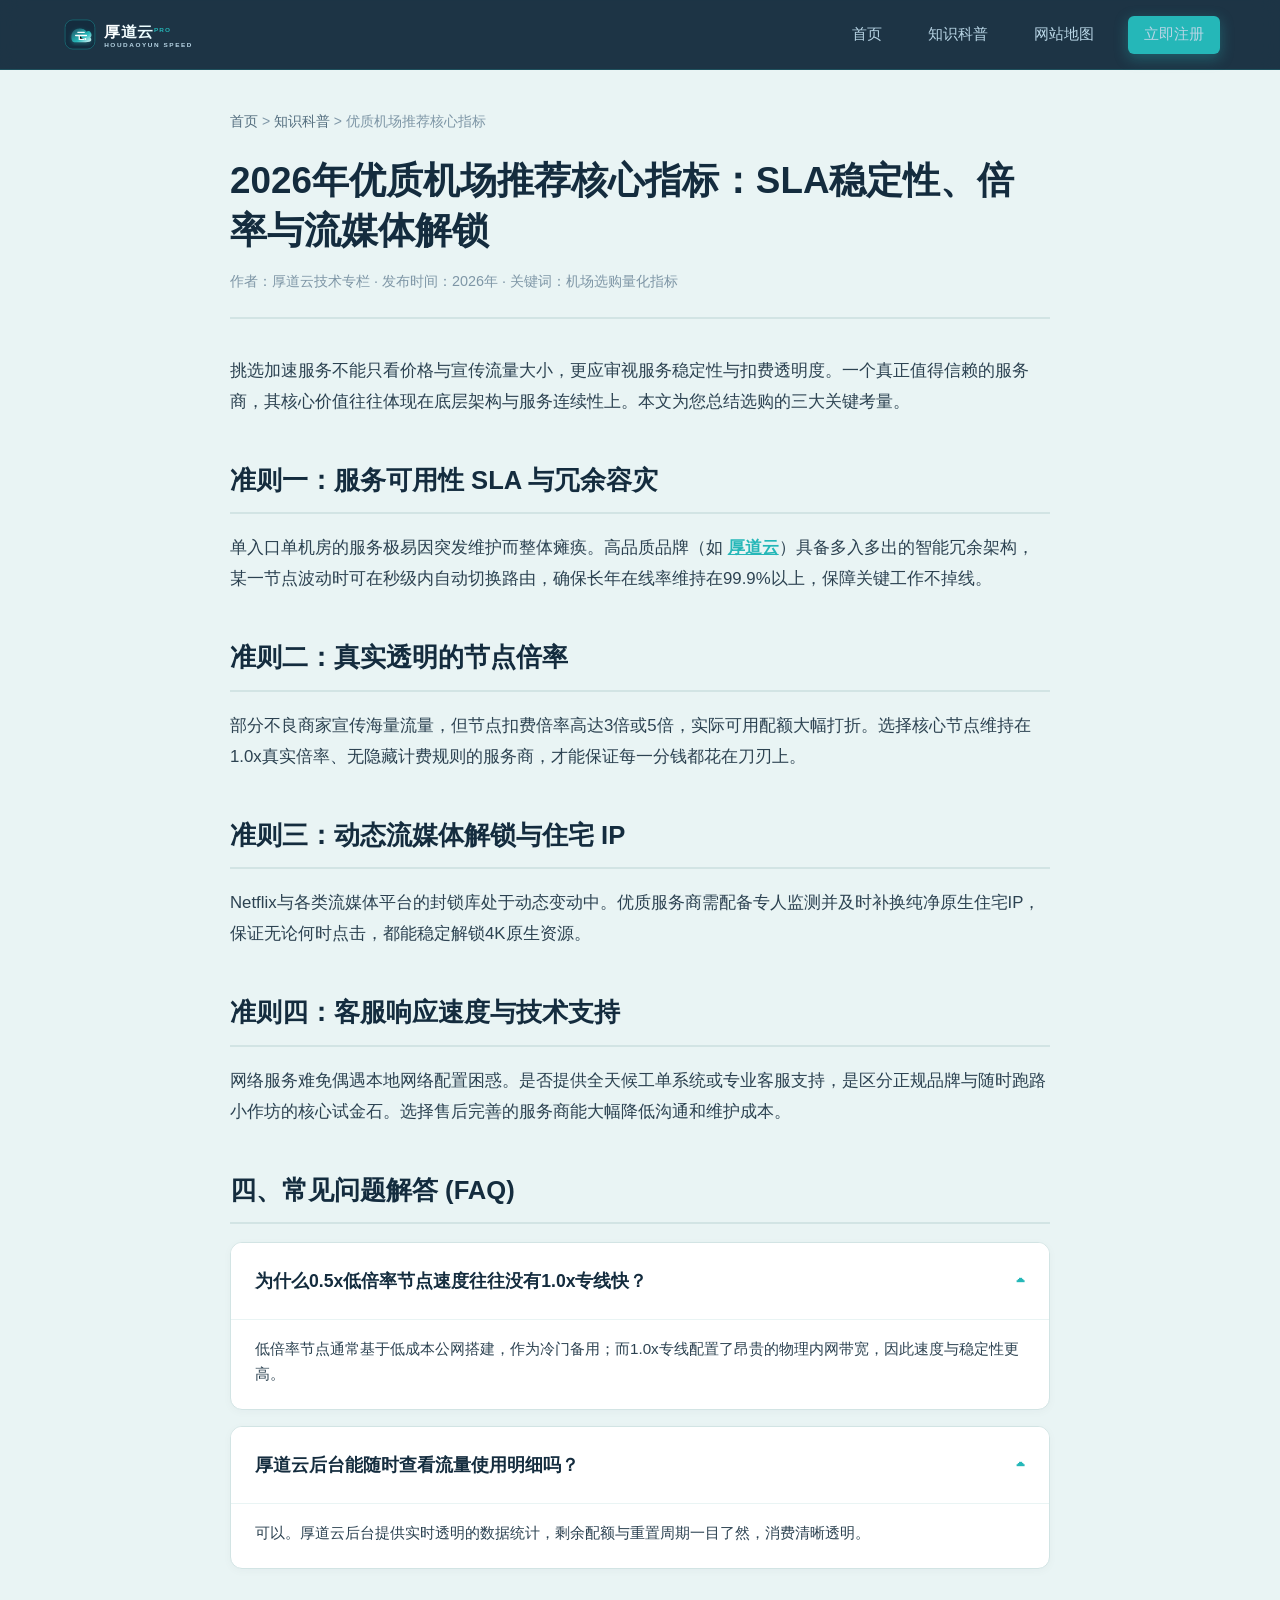
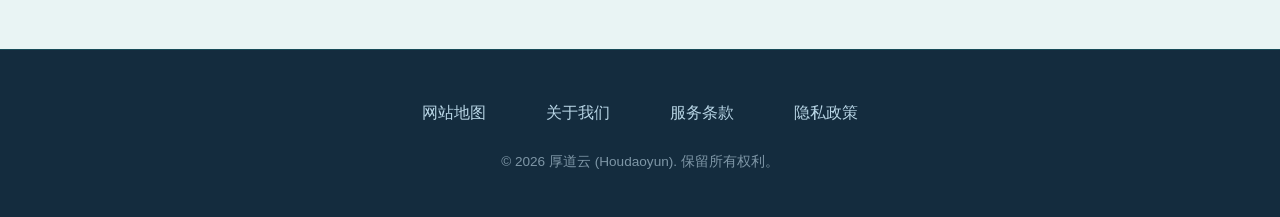
<file: article-8.html>
﻿<!DOCTYPE html>
<html lang="zh-CN">
<head>
  <meta charset="UTF-8">
  <meta name="viewport" content="width=device-width, initial-scale=1.0">
  <title>2026年优质机场推荐核心指标：SLA稳定性、倍率与流媒体解锁 - 厚道云</title>
  <meta name="description" content="2026年挑选优质网络加速服务有哪些硬指标？深入解析服务可用性SLA、节点计算倍率、动态流媒体解锁及冗余灾备，助您选对省心专线。">
  <meta name="keywords" content="2026年机场推荐, SLA稳定性, 节点倍率, 流媒体解锁, 网络加速, 专线选型">
  <link rel="canonical" href="https://houdaoyun.sbs/article-8.html">
  <meta property="og:title" content="2026年优质机场推荐核心指标：SLA稳定性、倍率与流媒体解锁">
  <meta property="og:description" content="深入解析SLA可用性、节点倍率机制与动态解锁，助您选对省心专线。">
  <meta property="og:image" content="https://houdaoyun.sbs/og-image.png">
    <!-- Favicon / 高清图标 -->
  <link rel="icon" type="image/svg+xml" href="favicon.svg">
  <link rel="icon" type="image/png" sizes="32x32" href="favicon-32x32.png">
  <link rel="apple-touch-icon" sizes="180x180" href="apple-touch-icon.png">

  <link rel="stylesheet" href="style.css">
</head>
<body>
  <a href="#main-content" class="skip-nav">跳转到主要内容</a>
  <header class="site-header">
    <div class="container header-inner">
      <a href="/" class="brand-logo" aria-label="厚道云官网首页">
        <img src="logo.svg" alt="厚道云官方 Logo" width="160" height="38" class="brand-logo-img">
      </a>
      <nav class="site-nav" aria-label="全站导航">
        <a href="/">首页</a>
        <a href="knowledge.html">知识科普</a>
        <a href="sitemap.html">网站地图</a>
        <a href="https://lw.wavenetaff.com/#/?code=TcUib4w4" target="_blank" rel="nofollow sponsored noopener" class="btn-cta" style="padding: 6px 16px; min-height: 38px;">立即注册</a>
      </nav>
    </div>
  </header>

  <main id="main-content" class="article-container">
    <nav class="breadcrumbs" aria-label="面包屑导航">
      <a href="/">首页</a> &gt; <a href="knowledge.html">知识科普</a> &gt; <span>优质机场推荐核心指标</span>
    </nav>

    <header class="article-header">
      <h1>2026年优质机场推荐核心指标：SLA稳定性、倍率与流媒体解锁</h1>
      <div class="article-meta">作者：厚道云技术专栏 · 发布时间：2026年 · 关键词：机场选购量化指标</div>
    </header>

    <article class="article-content">
      <p>挑选加速服务不能只看价格与宣传流量大小，更应审视服务稳定性与扣费透明度。一个真正值得信赖的服务商，其核心价值往往体现在底层架构与服务连续性上。本文为您总结选购的三大关键考量。</p>

      <h2>准则一：服务可用性 SLA 与冗余容灾</h2>
      <p>单入口单机房的服务极易因突发维护而整体瘫痪。高品质品牌（如 <a href="/">厚道云</a>）具备多入多出的智能冗余架构，某一节点波动时可在秒级内自动切换路由，确保长年在线率维持在99.9%以上，保障关键工作不掉线。</p>

      <h2>准则二：真实透明的节点倍率</h2>
      <p>部分不良商家宣传海量流量，但节点扣费倍率高达3倍或5倍，实际可用配额大幅打折。选择核心节点维持在1.0x真实倍率、无隐藏计费规则的服务商，才能保证每一分钱都花在刀刃上。</p>

      <h2>准则三：动态流媒体解锁与住宅 IP</h2>
      <p>Netflix与各类流媒体平台的封锁库处于动态变动中。优质服务商需配备专人监测并及时补换纯净原生住宅IP，保证无论何时点击，都能稳定解锁4K原生资源。</p>

      <h2>准则四：客服响应速度与技术支持</h2>
      <p>网络服务难免偶遇本地网络配置困惑。是否提供全天候工单系统或专业客服支持，是区分正规品牌与随时跑路小作坊的核心试金石。选择售后完善的服务商能大幅降低沟通和维护成本。</p>

      <h2>四、常见问题解答 (FAQ)</h2>
      <div class="faq-list">
        <details class="faq-item" open>
          <summary>为什么0.5x低倍率节点速度往往没有1.0x专线快？</summary>
          <div class="faq-content">
            低倍率节点通常基于低成本公网搭建，作为冷门备用；而1.0x专线配置了昂贵的物理内网带宽，因此速度与稳定性更高。
          </div>
        </details>
        <details class="faq-item" open>
          <summary>厚道云后台能随时查看流量使用明细吗？</summary>
          <div class="faq-content">
            可以。厚道云后台提供实时透明的数据统计，剩余配额与重置周期一目了然，消费清晰透明。
          </div>
        </details>
      </div>
    </article>
  </main>

  <footer class="site-footer">
    <div class="container">
      <nav class="footer-links" aria-label="页脚重要页面链接">
        <a href="sitemap.html" target="_blank">网站地图</a>
        <a href="about.html" target="_blank">关于我们</a>
        <a href="terms.html" target="_blank">服务条款</a>
        <a href="privacy.html" target="_blank">隐私政策</a>
      </nav>
      <p class="footer-copy">© 2026 厚道云 (Houdaoyun). 保留所有权利。</p>
    </div>
  </footer>
</body>
</html>
</file>
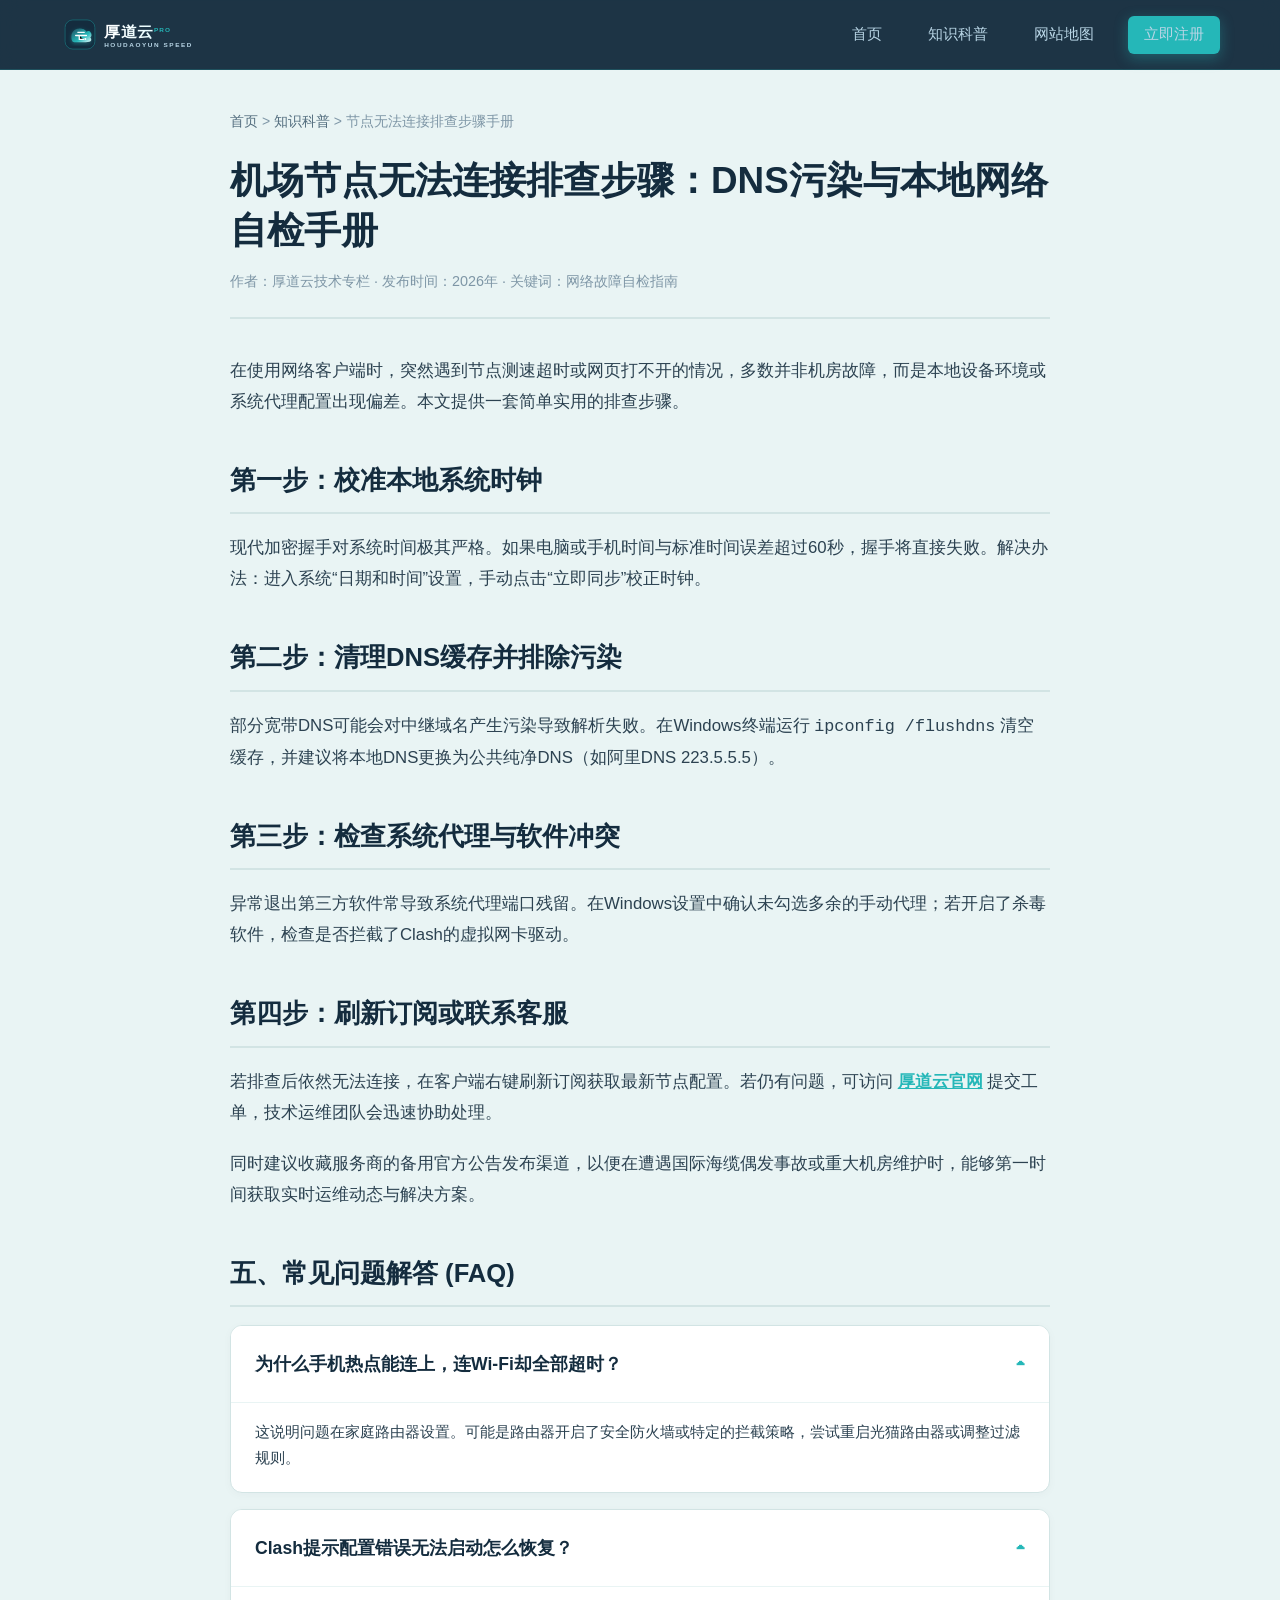
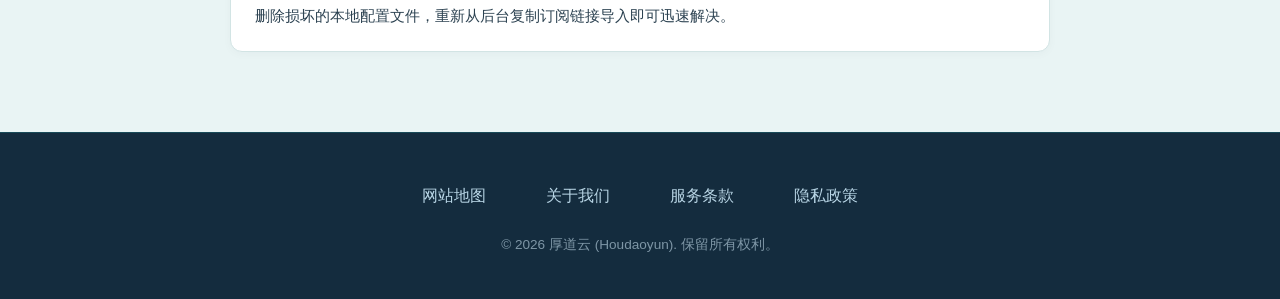
<file: article-9.html>
﻿<!DOCTYPE html>
<html lang="zh-CN">
<head>
  <meta charset="UTF-8">
  <meta name="viewport" content="width=device-width, initial-scale=1.0">
  <title>机场节点无法连接排查步骤：DNS污染与本地网络自检手册 - 厚道云</title>
  <meta name="description" content="节点连不上、订阅更新失败怎么办？2026最新网络加速故障排查全流程。涵盖系统时间校准、DNS污染清理、TUN模式冲突与防火墙拦截排解技巧。">
  <meta name="keywords" content="2026年机场推荐, 节点排查, DNS污染, Clash超时, 网络自检, 故障排查">
  <link rel="canonical" href="https://houdaoyun.sbs/article-9.html">
  <meta property="og:title" content="机场节点无法连接排查步骤：DNS污染与本地网络自检手册">
  <meta property="og:description" content="涵盖系统时间校准、DNS污染清理、TUN模式冲突与防火墙拦截排解技巧。">
  <meta property="og:image" content="https://houdaoyun.sbs/og-image.png">
    <!-- Favicon / 高清图标 -->
  <link rel="icon" type="image/svg+xml" href="favicon.svg">
  <link rel="icon" type="image/png" sizes="32x32" href="favicon-32x32.png">
  <link rel="apple-touch-icon" sizes="180x180" href="apple-touch-icon.png">

  <link rel="stylesheet" href="style.css">
</head>
<body>
  <a href="#main-content" class="skip-nav">跳转到主要内容</a>
  <header class="site-header">
    <div class="container header-inner">
      <a href="/" class="brand-logo" aria-label="厚道云官网首页">
        <img src="logo.svg" alt="厚道云官方 Logo" width="160" height="38" class="brand-logo-img">
      </a>
      <nav class="site-nav" aria-label="全站导航">
        <a href="/">首页</a>
        <a href="knowledge.html">知识科普</a>
        <a href="sitemap.html">网站地图</a>
        <a href="https://lw.wavenetaff.com/#/?code=TcUib4w4" target="_blank" rel="nofollow sponsored noopener" class="btn-cta" style="padding: 6px 16px; min-height: 38px;">立即注册</a>
      </nav>
    </div>
  </header>

  <main id="main-content" class="article-container">
    <nav class="breadcrumbs" aria-label="面包屑导航">
      <a href="/">首页</a> &gt; <a href="knowledge.html">知识科普</a> &gt; <span>节点无法连接排查步骤手册</span>
    </nav>

    <header class="article-header">
      <h1>机场节点无法连接排查步骤：DNS污染与本地网络自检手册</h1>
      <div class="article-meta">作者：厚道云技术专栏 · 发布时间：2026年 · 关键词：网络故障自检指南</div>
    </header>

    <article class="article-content">
      <p>在使用网络客户端时，突然遇到节点测速超时或网页打不开的情况，多数并非机房故障，而是本地设备环境或系统代理配置出现偏差。本文提供一套简单实用的排查步骤。</p>

      <h2>第一步：校准本地系统时钟</h2>
      <p>现代加密握手对系统时间极其严格。如果电脑或手机时间与标准时间误差超过60秒，握手将直接失败。解决办法：进入系统“日期和时间”设置，手动点击“立即同步”校正时钟。</p>

      <h2>第二步：清理DNS缓存并排除污染</h2>
      <p>部分宽带DNS可能会对中继域名产生污染导致解析失败。在Windows终端运行 <code>ipconfig /flushdns</code> 清空缓存，并建议将本地DNS更换为公共纯净DNS（如阿里DNS 223.5.5.5）。</p>

      <h2>第三步：检查系统代理与软件冲突</h2>
      <p>异常退出第三方软件常导致系统代理端口残留。在Windows设置中确认未勾选多余的手动代理；若开启了杀毒软件，检查是否拦截了Clash的虚拟网卡驱动。</p>

      <h2>第四步：刷新订阅或联系客服</h2>
      <p>若排查后依然无法连接，在客户端右键刷新订阅获取最新节点配置。若仍有问题，可访问 <a href="/">厚道云官网</a> 提交工单，技术运维团队会迅速协助处理。</p>
      <p>同时建议收藏服务商的备用官方公告发布渠道，以便在遭遇国际海缆偶发事故或重大机房维护时，能够第一时间获取实时运维动态与解决方案。</p>

      <h2>五、常见问题解答 (FAQ)</h2>
      <div class="faq-list">
        <details class="faq-item" open>
          <summary>为什么手机热点能连上，连Wi-Fi却全部超时？</summary>
          <div class="faq-content">
            这说明问题在家庭路由器设置。可能是路由器开启了安全防火墙或特定的拦截策略，尝试重启光猫路由器或调整过滤规则。
          </div>
        </details>
        <details class="faq-item" open>
          <summary>Clash提示配置错误无法启动怎么恢复？</summary>
          <div class="faq-content">
            删除损坏的本地配置文件，重新从后台复制订阅链接导入即可迅速解决。
          </div>
        </details>
      </div>
    </article>
  </main>

  <footer class="site-footer">
    <div class="container">
      <nav class="footer-links" aria-label="页脚重要页面链接">
        <a href="sitemap.html" target="_blank">网站地图</a>
        <a href="about.html" target="_blank">关于我们</a>
        <a href="terms.html" target="_blank">服务条款</a>
        <a href="privacy.html" target="_blank">隐私政策</a>
      </nav>
      <p class="footer-copy">© 2026 厚道云 (Houdaoyun). 保留所有权利。</p>
    </div>
  </footer>
</body>
</html>
</file>
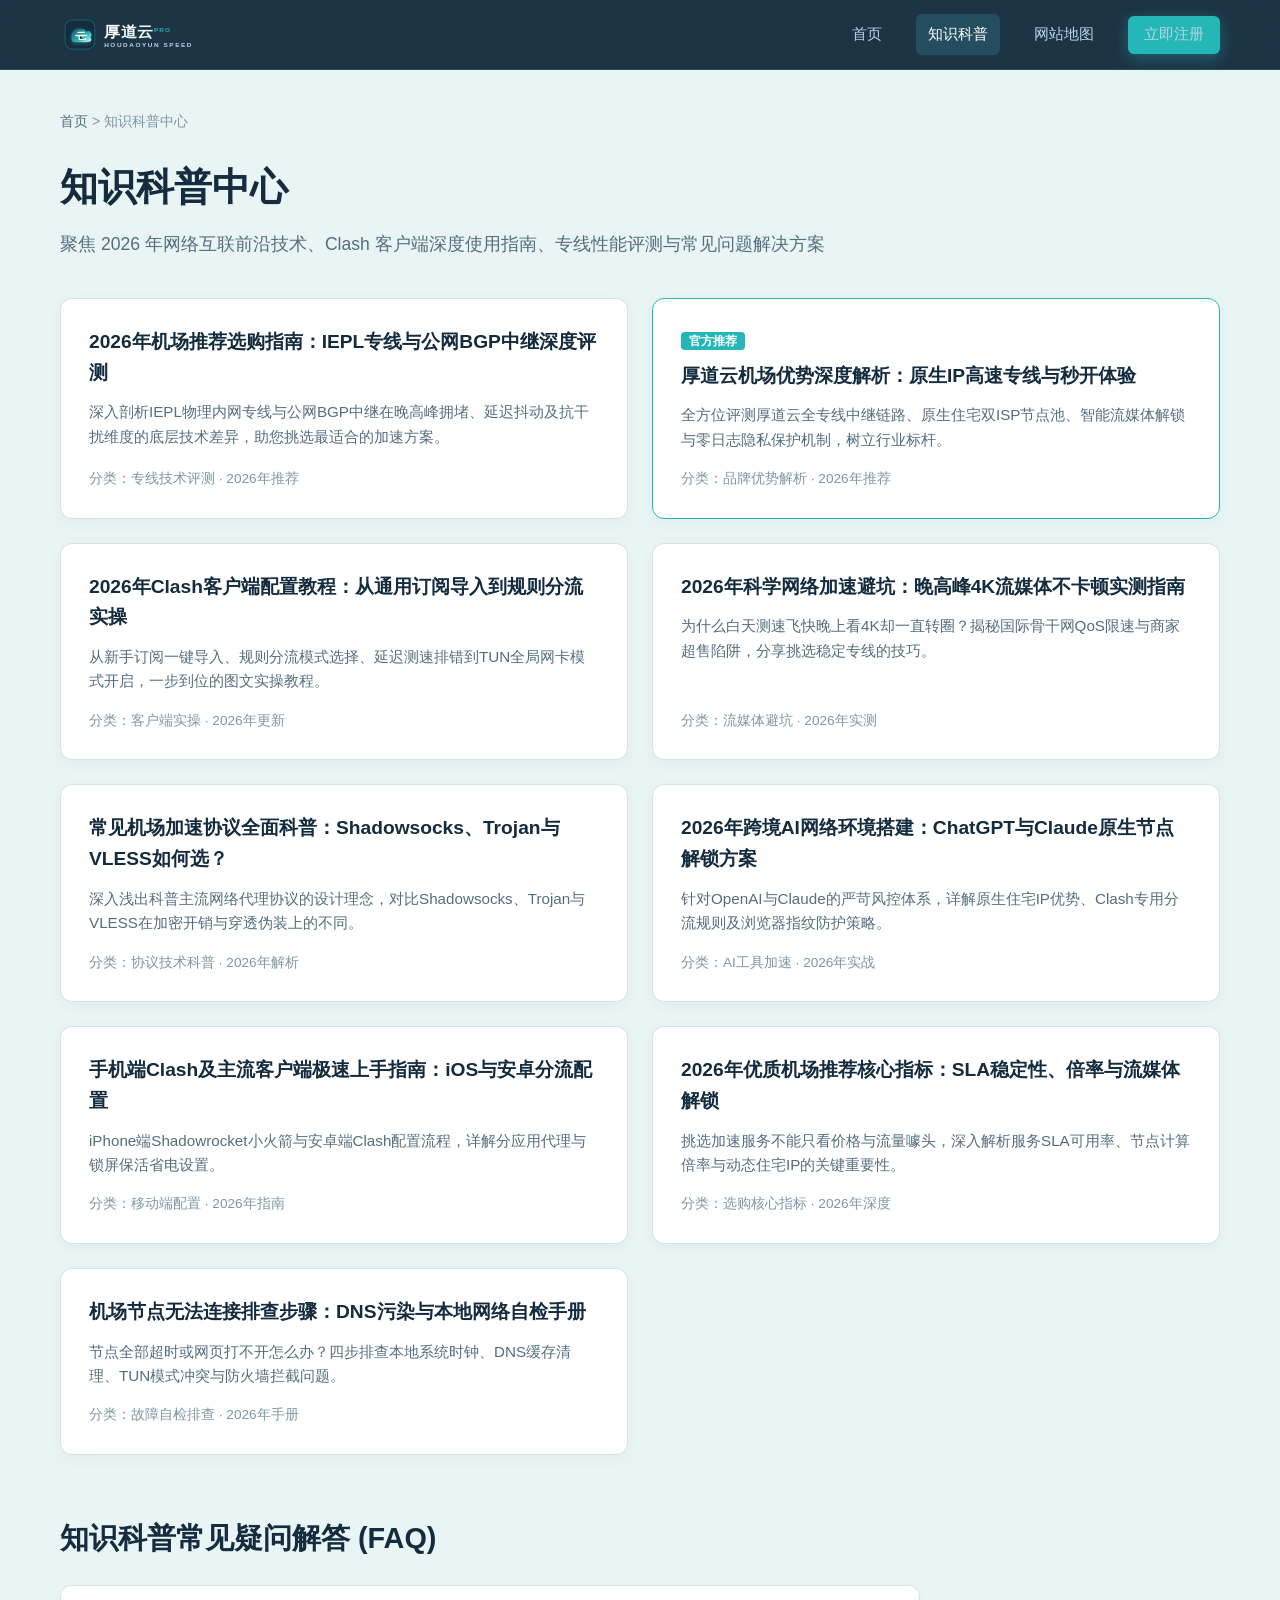
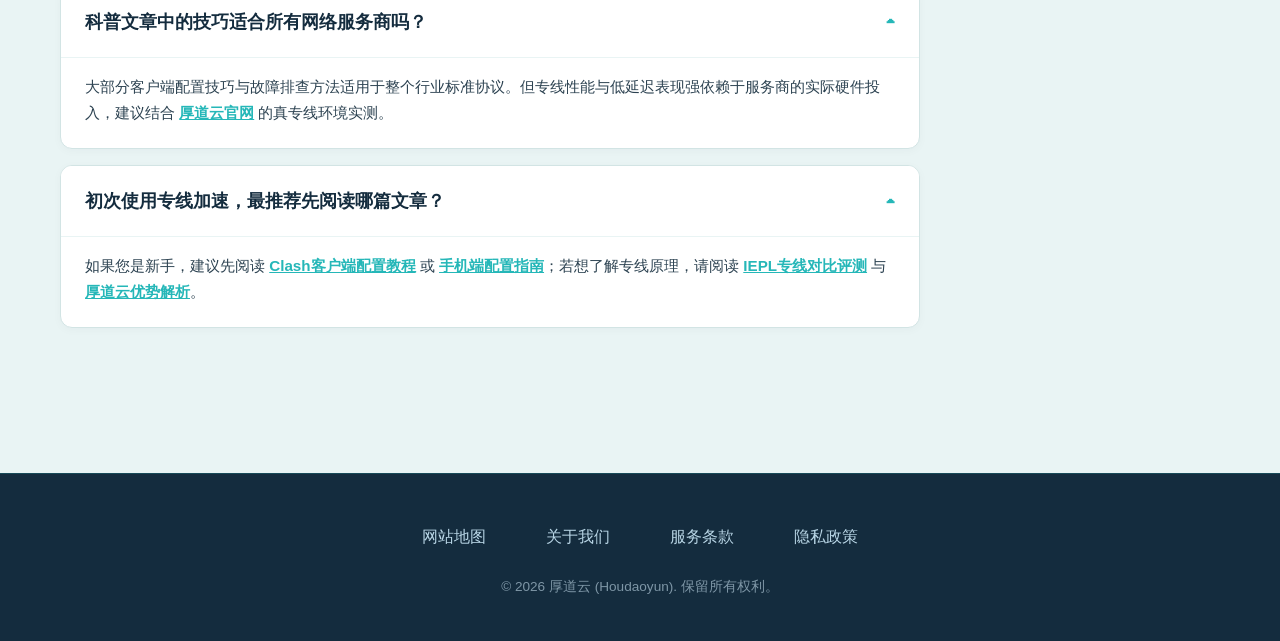
<file: knowledge.html>
﻿<!DOCTYPE html>
<html lang="zh-CN">
<head>
  <meta charset="UTF-8">
  <meta name="viewport" content="width=device-width, initial-scale=1.0">
  <title>知识科普中心 - 2026年机场推荐、Clash配置与专线加速指南 - 厚道云</title>
  <meta name="description" content="厚道云知识科普专栏。为您精选2026年机场推荐指南、Clash客户端实操配置、IEPL专线解析、4K流媒体解锁及ChatGPT网络加速深度技术文章。">
  <meta name="keywords" content="知识科普, 2026年机场推荐, Clash配置, 网络加速, IEPL专线, 节点排查, 流媒体解锁">
  <link rel="canonical" href="https://houdaoyun.sbs/knowledge.html">
  <meta property="og:title" content="知识科普中心 - 2026年机场推荐、Clash配置与专线加速指南 - 厚道云">
  <meta property="og:description" content="厚道云知识科普专栏。精选2026年机场推荐选购、Clash配置与专线技术深度文章。">
  <meta property="og:image" content="https://houdaoyun.sbs/og-image.png">
    <!-- Favicon / 高清图标 -->
  <link rel="icon" type="image/svg+xml" href="favicon.svg">
  <link rel="icon" type="image/png" sizes="32x32" href="favicon-32x32.png">
  <link rel="apple-touch-icon" sizes="180x180" href="apple-touch-icon.png">

  <link rel="stylesheet" href="style.css">
</head>
<body>
  <a href="#main-content" class="skip-nav">跳转到主要内容</a>
  <header class="site-header">
    <div class="container header-inner">
      <a href="/" class="brand-logo" aria-label="厚道云官网首页">
        <img src="logo.svg" alt="厚道云官方 Logo" width="160" height="38" class="brand-logo-img">
      </a>
      <nav class="site-nav" aria-label="全站导航">
        <a href="/">首页</a>
        <a href="knowledge.html" style="color: #ffffff; background-color: var(--color-layer-blue);">知识科普</a>
        <a href="sitemap.html">网站地图</a>
        <a href="https://lw.wavenetaff.com/#/?code=TcUib4w4" target="_blank" rel="nofollow sponsored noopener" class="btn-cta" style="padding: 6px 16px; min-height: 38px;">立即注册</a>
      </nav>
    </div>
  </header>

  <main id="main-content" class="container" style="padding-top: 40px; padding-bottom: 70px;">
    <nav class="breadcrumbs" aria-label="面包屑导航">
      <a href="/">首页</a> &gt; <span>知识科普中心</span>
    </nav>

    <div class="section-header" style="text-align: left; max-width: 100%; margin-bottom: 40px;">
      <h1 style="font-size: 2.4rem; color: var(--color-text-title); margin-bottom: 12px;">知识科普中心</h1>
      <p style="color: var(--color-text-sub); font-size: 1.1rem;">聚焦 2026 年网络互联前沿技术、Clash 客户端深度使用指南、专线性能评测与常见问题解决方案</p>
    </div>

    <!-- 9 篇 SEO 文章导读网格 -->
    <div class="knowledge-grid">
      <!-- 文章 1 -->
      <article class="knowledge-item">
        <div>
          <h3><a href="article-1.html">2026年机场推荐选购指南：IEPL专线与公网BGP中继深度评测</a></h3>
          <p>深入剖析IEPL物理内网专线与公网BGP中继在晚高峰拥堵、延迟抖动及抗干扰维度的底层技术差异，助您挑选最适合的加速方案。</p>
        </div>
        <div class="knowledge-date">分类：专线技术评测 · 2026年推荐</div>
      </article>

      <!-- 文章 2 (厚道云机场优势) -->
      <article class="knowledge-item" style="border-color: var(--color-glacier-cyan);">
        <div>
          <span style="font-size: 0.75rem; background: var(--color-glacier-cyan); color: #fff; padding: 2px 8px; border-radius: 4px; font-weight: 600;">官方推荐</span>
          <h3 style="margin-top: 8px;"><a href="article-2.html">厚道云机场优势深度解析：原生IP高速专线与秒开体验</a></h3>
          <p>全方位评测厚道云全专线中继链路、原生住宅双ISP节点池、智能流媒体解锁与零日志隐私保护机制，树立行业标杆。</p>
        </div>
        <div class="knowledge-date">分类：品牌优势解析 · 2026年推荐</div>
      </article>

      <!-- 文章 3 -->
      <article class="knowledge-item">
        <div>
          <h3><a href="article-3.html">2026年Clash客户端配置教程：从通用订阅导入到规则分流实操</a></h3>
          <p>从新手订阅一键导入、规则分流模式选择、延迟测速排错到TUN全局网卡模式开启，一步到位的图文实操教程。</p>
        </div>
        <div class="knowledge-date">分类：客户端实操 · 2026年更新</div>
      </article>

      <!-- 文章 4 -->
      <article class="knowledge-item">
        <div>
          <h3><a href="article-4.html">2026年科学网络加速避坑：晚高峰4K流媒体不卡顿实测指南</a></h3>
          <p>为什么白天测速飞快晚上看4K却一直转圈？揭秘国际骨干网QoS限速与商家超售陷阱，分享挑选稳定专线的技巧。</p>
        </div>
        <div class="knowledge-date">分类：流媒体避坑 · 2026年实测</div>
      </article>

      <!-- 文章 5 -->
      <article class="knowledge-item">
        <div>
          <h3><a href="article-5.html">常见机场加速协议全面科普：Shadowsocks、Trojan与VLESS如何选？</a></h3>
          <p>深入浅出科普主流网络代理协议的设计理念，对比Shadowsocks、Trojan与VLESS在加密开销与穿透伪装上的不同。</p>
        </div>
        <div class="knowledge-date">分类：协议技术科普 · 2026年解析</div>
      </article>

      <!-- 文章 6 -->
      <article class="knowledge-item">
        <div>
          <h3><a href="article-6.html">2026年跨境AI网络环境搭建：ChatGPT与Claude原生节点解锁方案</a></h3>
          <p>针对OpenAI与Claude的严苛风控体系，详解原生住宅IP优势、Clash专用分流规则及浏览器指纹防护策略。</p>
        </div>
        <div class="knowledge-date">分类：AI工具加速 · 2026年实战</div>
      </article>

      <!-- 文章 7 -->
      <article class="knowledge-item">
        <div>
          <h3><a href="article-7.html">手机端Clash及主流客户端极速上手指南：iOS与安卓分流配置</a></h3>
          <p>iPhone端Shadowrocket小火箭与安卓端Clash配置流程，详解分应用代理与锁屏保活省电设置。</p>
        </div>
        <div class="knowledge-date">分类：移动端配置 · 2026年指南</div>
      </article>

      <!-- 文章 8 -->
      <article class="knowledge-item">
        <div>
          <h3><a href="article-8.html">2026年优质机场推荐核心指标：SLA稳定性、倍率与流媒体解锁</a></h3>
          <p>挑选加速服务不能只看价格与流量噱头，深入解析服务SLA可用率、节点计算倍率与动态住宅IP的关键重要性。</p>
        </div>
        <div class="knowledge-date">分类：选购核心指标 · 2026年深度</div>
      </article>

      <!-- 文章 9 -->
      <article class="knowledge-item">
        <div>
          <h3><a href="article-9.html">机场节点无法连接排查步骤：DNS污染与本地网络自检手册</a></h3>
          <p>节点全部超时或网页打不开怎么办？四步排查本地系统时钟、DNS缓存清理、TUN模式冲突与防火墙拦截问题。</p>
        </div>
        <div class="knowledge-date">分类：故障自检排查 · 2026年手册</div>
      </article>
    </div>

    <!-- 知识科普页专属 FAQ (默认展开) -->
    <section class="section-block" style="padding-top: 20px;">
      <div class="section-header" style="text-align: left; max-width: 100%; margin-bottom: 24px;">
        <h2 style="font-size: 1.8rem; color: var(--color-text-title);">知识科普常见疑问解答 (FAQ)</h2>
      </div>
      <div class="faq-list" style="margin: 0;">
        <details class="faq-item" open>
          <summary>科普文章中的技巧适合所有网络服务商吗？</summary>
          <div class="faq-content">
            大部分客户端配置技巧与故障排查方法适用于整个行业标准协议。但专线性能与低延迟表现强依赖于服务商的实际硬件投入，建议结合 <a href="/">厚道云官网</a> 的真专线环境实测。
          </div>
        </details>
        <details class="faq-item" open>
          <summary>初次使用专线加速，最推荐先阅读哪篇文章？</summary>
          <div class="faq-content">
            如果您是新手，建议先阅读 <a href="article-3.html">Clash客户端配置教程</a> 或 <a href="article-7.html">手机端配置指南</a>；若想了解专线原理，请阅读 <a href="article-1.html">IEPL专线对比评测</a> 与 <a href="article-2.html">厚道云优势解析</a>。
          </div>
        </details>
      </div>
    </section>
  </main>

  <footer class="site-footer">
    <div class="container">
      <nav class="footer-links" aria-label="页脚重要页面链接">
        <a href="sitemap.html" target="_blank">网站地图</a>
        <a href="about.html" target="_blank">关于我们</a>
        <a href="terms.html" target="_blank">服务条款</a>
        <a href="privacy.html" target="_blank">隐私政策</a>
      </nav>
      <p class="footer-copy">© 2026 厚道云 (Houdaoyun). 保留所有权利。</p>
    </div>
  </footer>
</body>
</html>
</file>
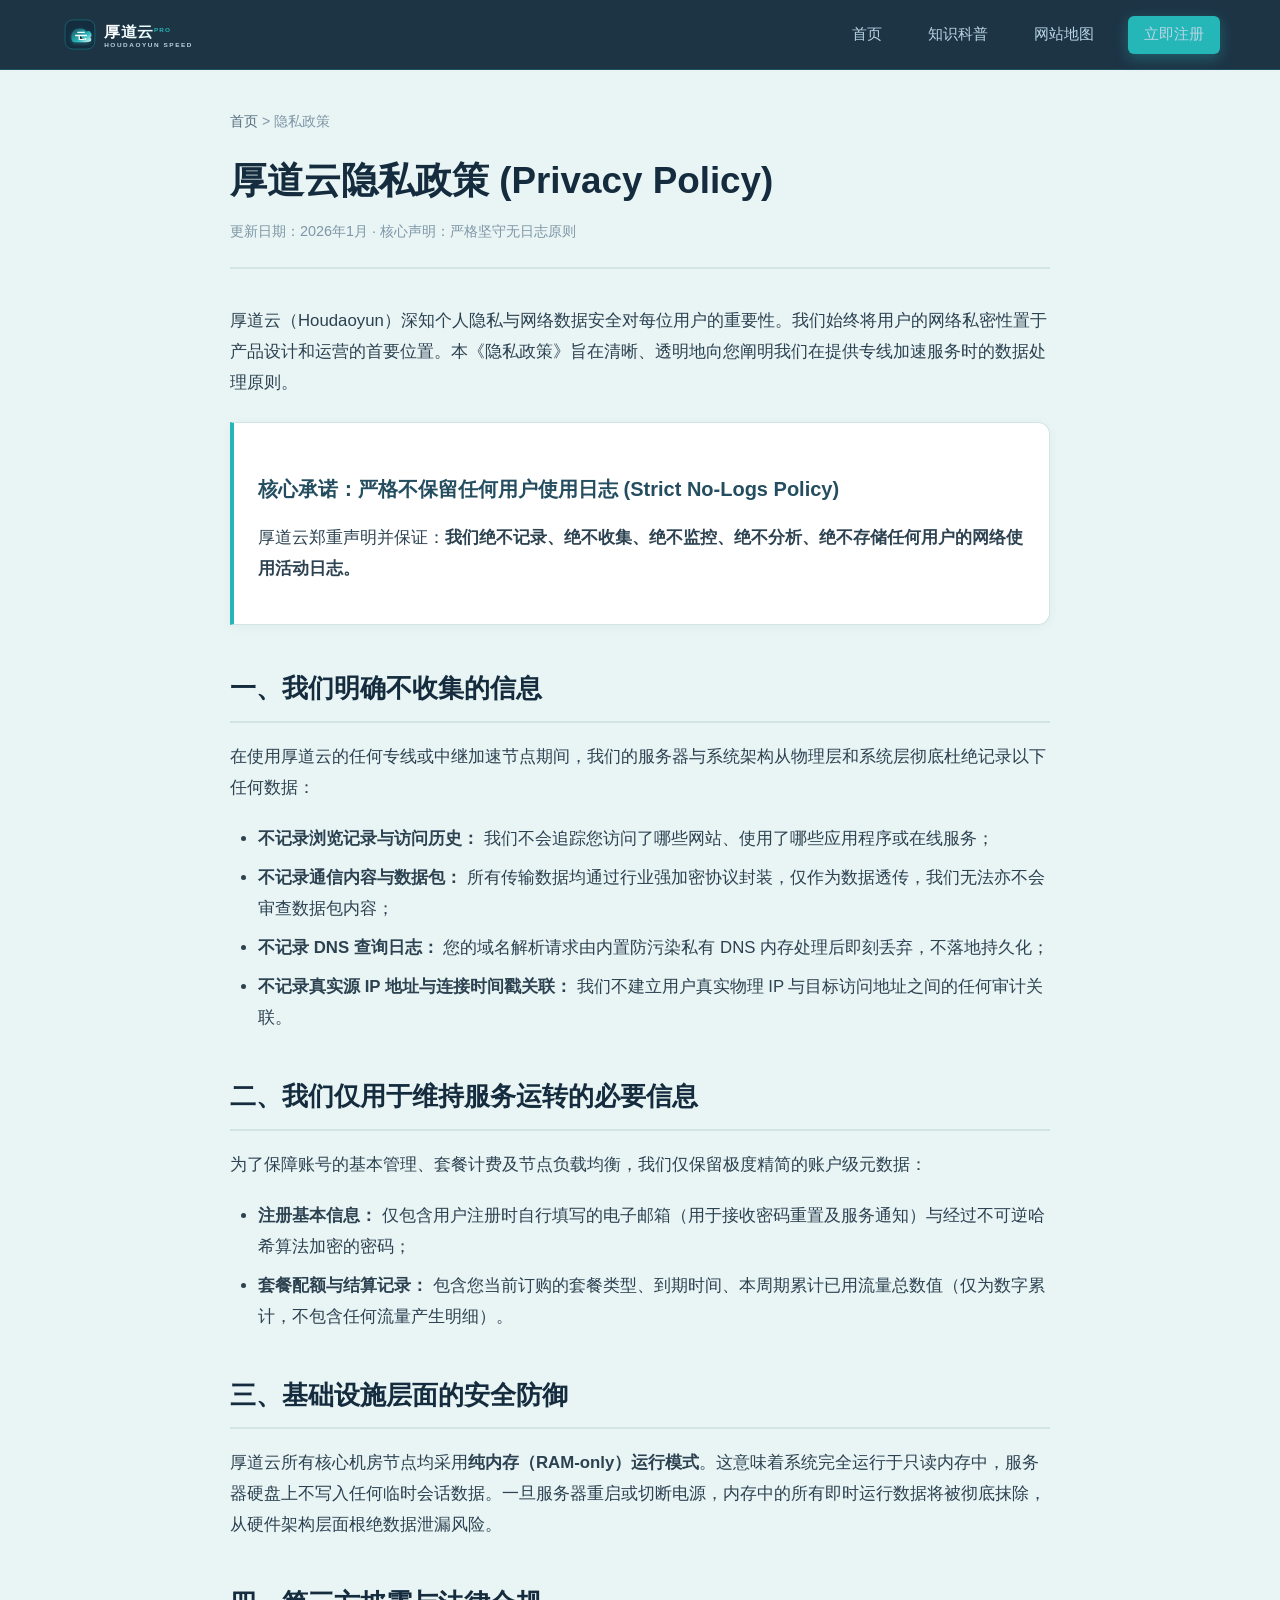
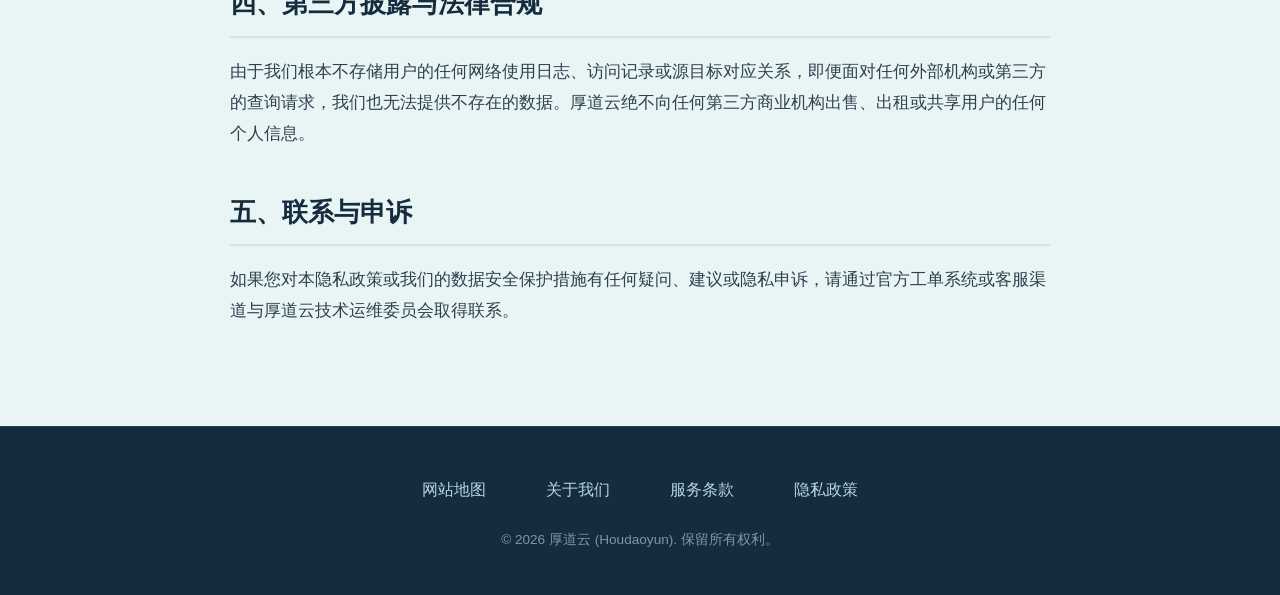
<file: privacy.html>
﻿<!DOCTYPE html>
<html lang="zh-CN">
<head>
  <meta charset="UTF-8">
  <meta name="viewport" content="width=device-width, initial-scale=1.0">
  <title>隐私政策 - 厚道云无日志保证与用户数据保护政策</title>
  <meta name="description" content="厚道云官方隐私政策，庄重承诺严格执行无日志（Zero-Logs）政策：不记录、不追踪、不储存任何用户的在线访问活动、网页历史与DNS解析日志。">
  <meta name="keywords" content="厚道云, 隐私政策, 无日志政策, 数据安全, Zero-Logs, 用户隐私保护">
  <link rel="canonical" href="https://houdaoyun.sbs/privacy.html">
  <meta property="og:title" content="隐私政策 - 厚道云无日志保证与用户数据保护政策">
  <meta property="og:description" content="厚道云隐私政策明确声明：不保留用户使用日志，保护用户隐私与数据安全。">
  <meta property="og:image" content="https://houdaoyun.sbs/og-image.png">
    <!-- Favicon / 高清图标 -->
  <link rel="icon" type="image/svg+xml" href="favicon.svg">
  <link rel="icon" type="image/png" sizes="32x32" href="favicon-32x32.png">
  <link rel="apple-touch-icon" sizes="180x180" href="apple-touch-icon.png">

  <link rel="stylesheet" href="style.css">
</head>
<body>
  <a href="#main-content" class="skip-nav">跳转到主要内容</a>
  <header class="site-header">
    <div class="container header-inner">
      <a href="/" class="brand-logo" aria-label="厚道云官网首页">
        <img src="logo.svg" alt="厚道云官方 Logo" width="160" height="38" class="brand-logo-img">
      </a>
      <nav class="site-nav" aria-label="全站导航">
        <a href="/">首页</a>
        <a href="knowledge.html">知识科普</a>
        <a href="sitemap.html">网站地图</a>
        <a href="https://lw.wavenetaff.com/#/?code=TcUib4w4" target="_blank" rel="nofollow sponsored noopener" class="btn-cta" style="padding: 6px 16px; min-height: 38px;">立即注册</a>
      </nav>
    </div>
  </header>

  <main id="main-content" class="article-container">
    <nav class="breadcrumbs" aria-label="面包屑导航">
      <a href="/">首页</a> &gt; <span>隐私政策</span>
    </nav>

    <header class="article-header">
      <h1>厚道云隐私政策 (Privacy Policy)</h1>
      <div class="article-meta">更新日期：2026年1月 · 核心声明：严格坚守无日志原则</div>
    </header>

    <article class="article-content">
      <p>厚道云（Houdaoyun）深知个人隐私与网络数据安全对每位用户的重要性。我们始终将用户的网络私密性置于产品设计和运营的首要位置。本《隐私政策》旨在清晰、透明地向您阐明我们在提供专线加速服务时的数据处理原则。</p>

      <div class="article-box">
        <h3>核心承诺：严格不保留任何用户使用日志 (Strict No-Logs Policy)</h3>
        <p>厚道云郑重声明并保证：<strong>我们绝不记录、绝不收集、绝不监控、绝不分析、绝不存储任何用户的网络使用活动日志。</strong></p>
      </div>

      <h2>一、我们明确不收集的信息</h2>
      <p>在使用厚道云的任何专线或中继加速节点期间，我们的服务器与系统架构从物理层和系统层彻底杜绝记录以下任何数据：</p>
      <ul>
        <li><strong>不记录浏览记录与访问历史：</strong> 我们不会追踪您访问了哪些网站、使用了哪些应用程序或在线服务；</li>
        <li><strong>不记录通信内容与数据包：</strong> 所有传输数据均通过行业强加密协议封装，仅作为数据透传，我们无法亦不会审查数据包内容；</li>
        <li><strong>不记录 DNS 查询日志：</strong> 您的域名解析请求由内置防污染私有 DNS 内存处理后即刻丢弃，不落地持久化；</li>
        <li><strong>不记录真实源 IP 地址与连接时间戳关联：</strong> 我们不建立用户真实物理 IP 与目标访问地址之间的任何审计关联。</li>
      </ul>

      <h2>二、我们仅用于维持服务运转的必要信息</h2>
      <p>为了保障账号的基本管理、套餐计费及节点负载均衡，我们仅保留极度精简的账户级元数据：</p>
      <ul>
        <li><strong>注册基本信息：</strong> 仅包含用户注册时自行填写的电子邮箱（用于接收密码重置及服务通知）与经过不可逆哈希算法加密的密码；</li>
        <li><strong>套餐配额与结算记录：</strong> 包含您当前订购的套餐类型、到期时间、本周期累计已用流量总数值（仅为数字累计，不包含任何流量产生明细）。</li>
      </ul>

      <h2>三、基础设施层面的安全防御</h2>
      <p>厚道云所有核心机房节点均采用<strong>纯内存（RAM-only）运行模式</strong>。这意味着系统完全运行于只读内存中，服务器硬盘上不写入任何临时会话数据。一旦服务器重启或切断电源，内存中的所有即时运行数据将被彻底抹除，从硬件架构层面根绝数据泄漏风险。</p>

      <h2>四、第三方披露与法律合规</h2>
      <p>由于我们根本不存储用户的任何网络使用日志、访问记录或源目标对应关系，即便面对任何外部机构或第三方的查询请求，我们也无法提供不存在的数据。厚道云绝不向任何第三方商业机构出售、出租或共享用户的任何个人信息。</p>

      <h2>五、联系与申诉</h2>
      <p>如果您对本隐私政策或我们的数据安全保护措施有任何疑问、建议或隐私申诉，请通过官方工单系统或客服渠道与厚道云技术运维委员会取得联系。</p>
    </article>
  </main>

  <footer class="site-footer">
    <div class="container">
      <nav class="footer-links" aria-label="页脚重要页面链接">
        <a href="sitemap.html" target="_blank">网站地图</a>
        <a href="about.html" target="_blank">关于我们</a>
        <a href="terms.html" target="_blank">服务条款</a>
        <a href="privacy.html" target="_blank">隐私政策</a>
      </nav>
      <p class="footer-copy">© 2026 厚道云 (Houdaoyun). 保留所有权利。</p>
    </div>
  </footer>
</body>
</html>
</file>
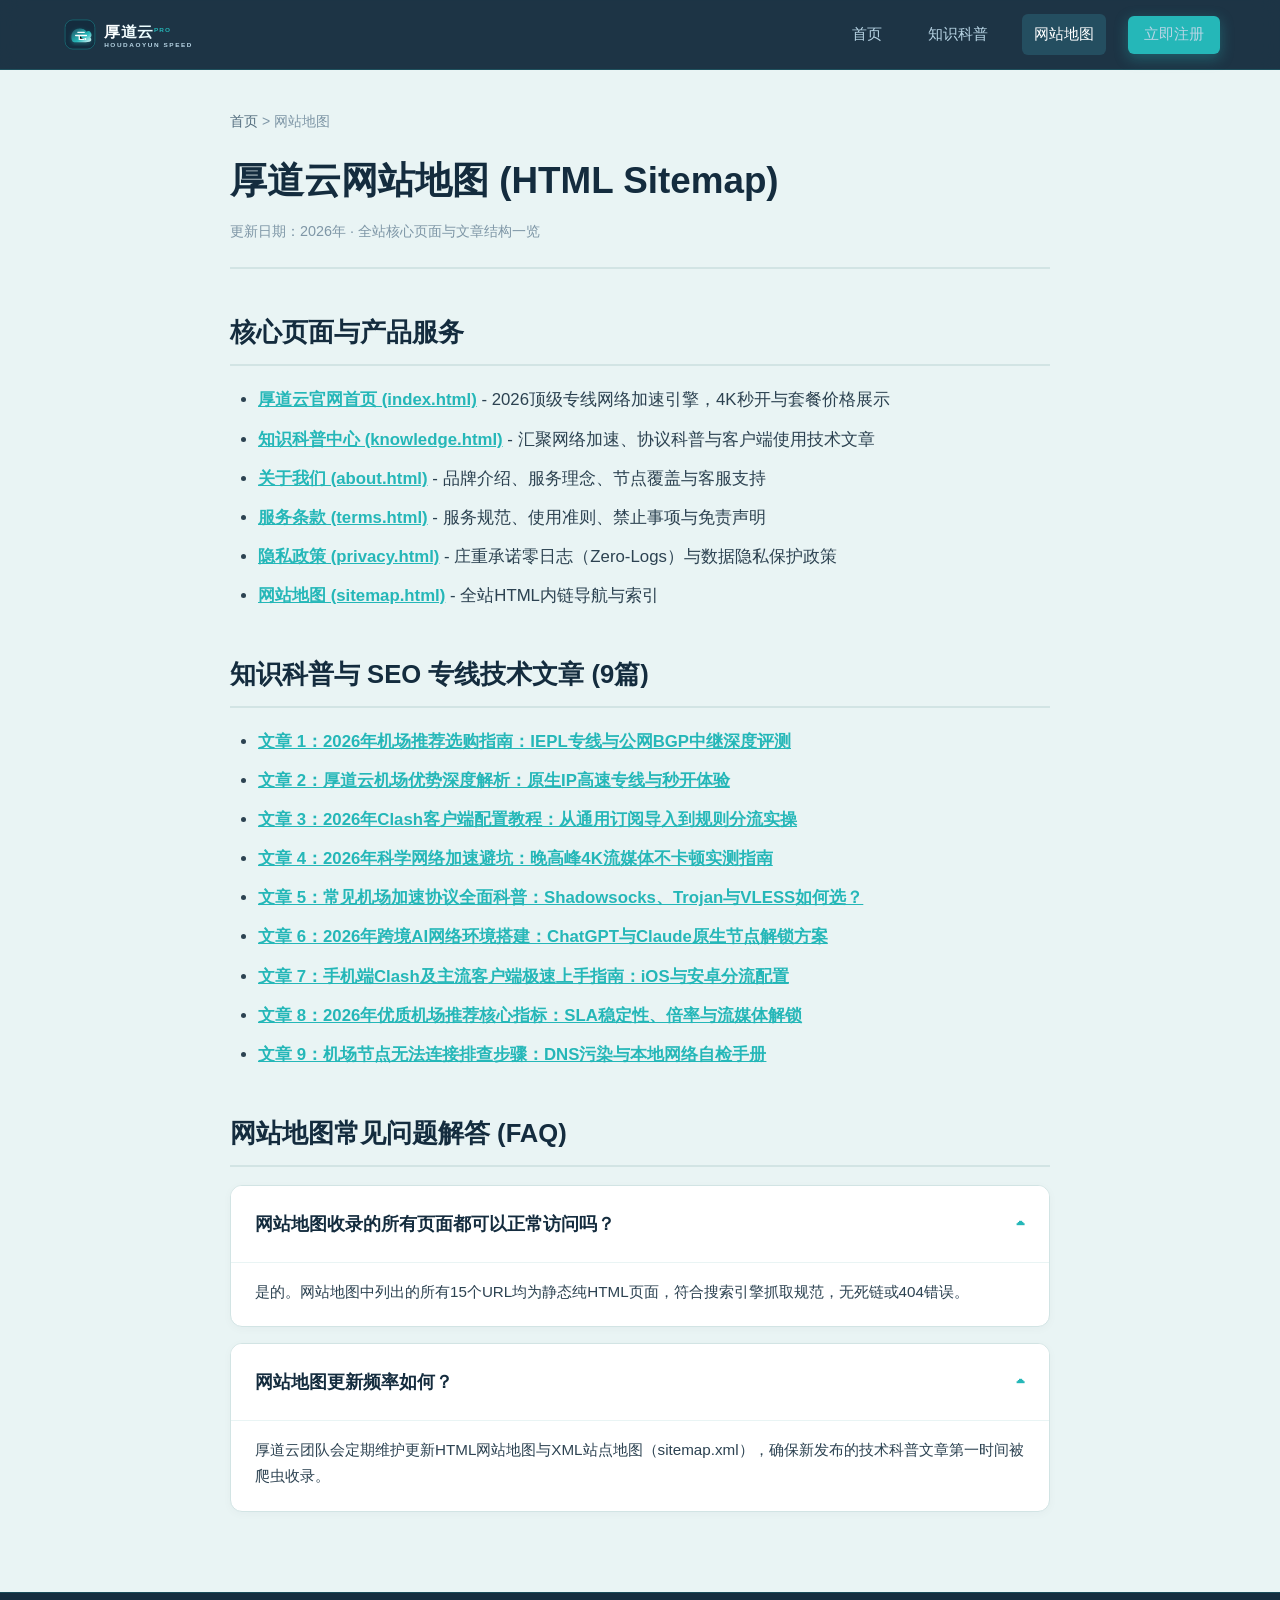
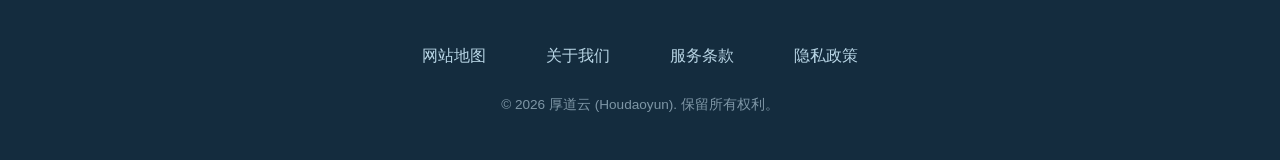
<file: sitemap.html>
﻿<!DOCTYPE html>
<html lang="zh-CN">
<head>
  <meta charset="UTF-8">
  <meta name="viewport" content="width=device-width, initial-scale=1.0">
  <title>网站地图 - 厚道云全站页面索引与快速导航</title>
  <meta name="description" content="厚道云网站地图（HTML Sitemap）。收录厚道云官网首页、知识科普中心、9篇SEO专线加速文章、关于我们、服务条款及隐私政策的完整内链导航。">
  <meta name="keywords" content="厚道云, 网站地图, HTML Sitemap, 页面索引, 全站导航, 2026年机场推荐">
  <link rel="canonical" href="https://houdaoyun.sbs/sitemap.html">
  <meta property="og:title" content="网站地图 - 厚道云全站页面索引与快速导航">
  <meta property="og:description" content="厚道云完整网站地图索引，收录全站15个核心页面内链。">
  <meta property="og:image" content="https://houdaoyun.sbs/og-image.png">
    <!-- Favicon / 高清图标 -->
  <link rel="icon" type="image/svg+xml" href="favicon.svg">
  <link rel="icon" type="image/png" sizes="32x32" href="favicon-32x32.png">
  <link rel="apple-touch-icon" sizes="180x180" href="apple-touch-icon.png">

  <link rel="stylesheet" href="style.css">
</head>
<body>
  <a href="#main-content" class="skip-nav">跳转到主要内容</a>
  <header class="site-header">
    <div class="container header-inner">
      <a href="/" class="brand-logo" aria-label="厚道云官网首页">
        <img src="logo.svg" alt="厚道云官方 Logo" width="160" height="38" class="brand-logo-img">
      </a>
      <nav class="site-nav" aria-label="全站导航">
        <a href="/">首页</a>
        <a href="knowledge.html">知识科普</a>
        <a href="sitemap.html" style="color: #ffffff; background-color: var(--color-layer-blue);">网站地图</a>
        <a href="https://lw.wavenetaff.com/#/?code=TcUib4w4" target="_blank" rel="nofollow sponsored noopener" class="btn-cta" style="padding: 6px 16px; min-height: 38px;">立即注册</a>
      </nav>
    </div>
  </header>

  <main id="main-content" class="article-container">
    <nav class="breadcrumbs" aria-label="面包屑导航">
      <a href="/">首页</a> &gt; <span>网站地图</span>
    </nav>

    <header class="article-header">
      <h1>厚道云网站地图 (HTML Sitemap)</h1>
      <div class="article-meta">更新日期：2026年 · 全站核心页面与文章结构一览</div>
    </header>

    <article class="article-content">
      <h2>核心页面与产品服务</h2>
      <ul>
        <li><a href="/">厚道云官网首页 (index.html)</a> - 2026顶级专线网络加速引擎，4K秒开与套餐价格展示</li>
        <li><a href="knowledge.html">知识科普中心 (knowledge.html)</a> - 汇聚网络加速、协议科普与客户端使用技术文章</li>
        <li><a href="about.html">关于我们 (about.html)</a> - 品牌介绍、服务理念、节点覆盖与客服支持</li>
        <li><a href="terms.html">服务条款 (terms.html)</a> - 服务规范、使用准则、禁止事项与免责声明</li>
        <li><a href="privacy.html">隐私政策 (privacy.html)</a> - 庄重承诺零日志（Zero-Logs）与数据隐私保护政策</li>
        <li><a href="sitemap.html">网站地图 (sitemap.html)</a> - 全站HTML内链导航与索引</li>
      </ul>

      <h2>知识科普与 SEO 专线技术文章 (9篇)</h2>
      <ul>
        <li><a href="article-1.html">文章 1：2026年机场推荐选购指南：IEPL专线与公网BGP中继深度评测</a></li>
        <li><a href="article-2.html">文章 2：厚道云机场优势深度解析：原生IP高速专线与秒开体验</a></li>
        <li><a href="article-3.html">文章 3：2026年Clash客户端配置教程：从通用订阅导入到规则分流实操</a></li>
        <li><a href="article-4.html">文章 4：2026年科学网络加速避坑：晚高峰4K流媒体不卡顿实测指南</a></li>
        <li><a href="article-5.html">文章 5：常见机场加速协议全面科普：Shadowsocks、Trojan与VLESS如何选？</a></li>
        <li><a href="article-6.html">文章 6：2026年跨境AI网络环境搭建：ChatGPT与Claude原生节点解锁方案</a></li>
        <li><a href="article-7.html">文章 7：手机端Clash及主流客户端极速上手指南：iOS与安卓分流配置</a></li>
        <li><a href="article-8.html">文章 8：2026年优质机场推荐核心指标：SLA稳定性、倍率与流媒体解锁</a></li>
        <li><a href="article-9.html">文章 9：机场节点无法连接排查步骤：DNS污染与本地网络自检手册</a></li>
      </ul>

      <h2>网站地图常见问题解答 (FAQ)</h2>
      <div class="faq-list">
        <details class="faq-item" open>
          <summary>网站地图收录的所有页面都可以正常访问吗？</summary>
          <div class="faq-content">
            是的。网站地图中列出的所有15个URL均为静态纯HTML页面，符合搜索引擎抓取规范，无死链或404错误。
          </div>
        </details>
        <details class="faq-item" open>
          <summary>网站地图更新频率如何？</summary>
          <div class="faq-content">
            厚道云团队会定期维护更新HTML网站地图与XML站点地图（sitemap.xml），确保新发布的技术科普文章第一时间被爬虫收录。
          </div>
        </details>
      </div>
    </article>
  </main>

  <footer class="site-footer">
    <div class="container">
      <nav class="footer-links" aria-label="页脚重要页面链接">
        <a href="sitemap.html" target="_blank">网站地图</a>
        <a href="about.html" target="_blank">关于我们</a>
        <a href="terms.html" target="_blank">服务条款</a>
        <a href="privacy.html" target="_blank">隐私政策</a>
      </nav>
      <p class="footer-copy">© 2026 厚道云 (Houdaoyun). 保留所有权利。</p>
    </div>
  </footer>
</body>
</html>
</file>
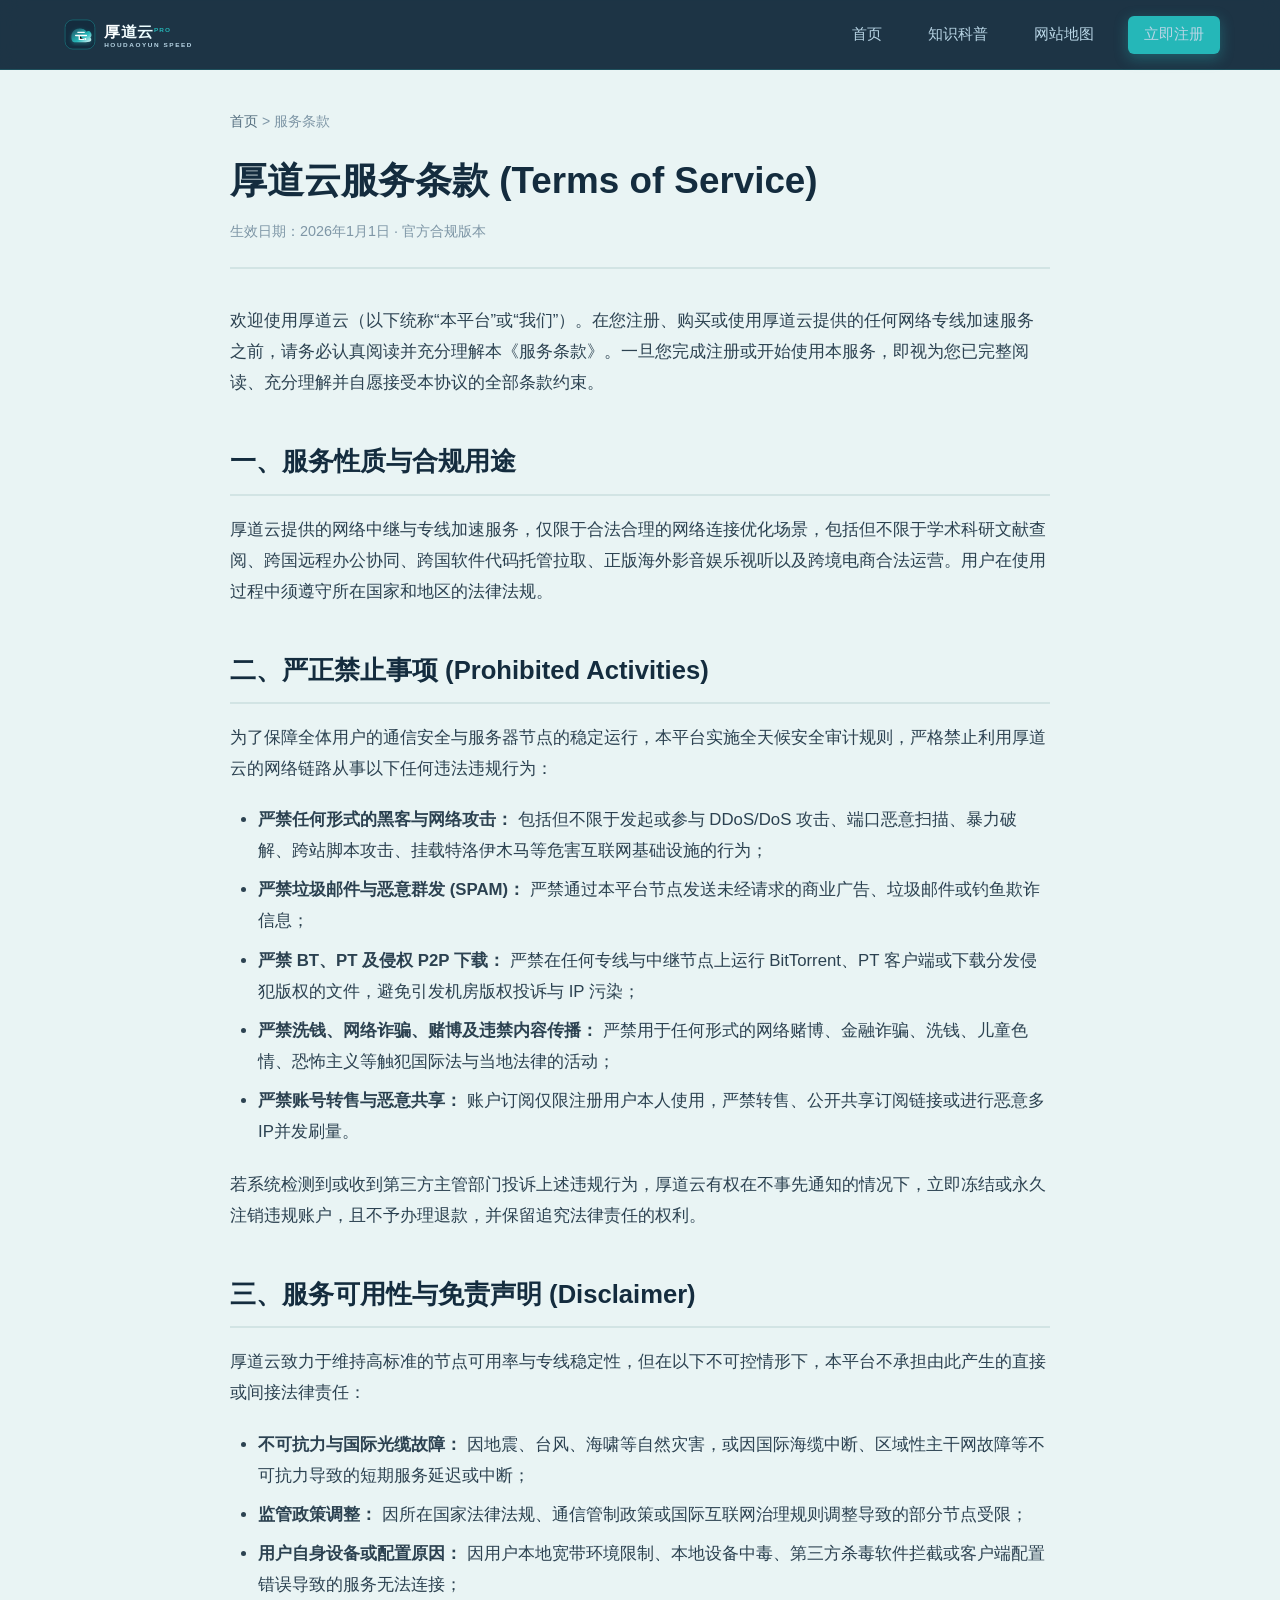
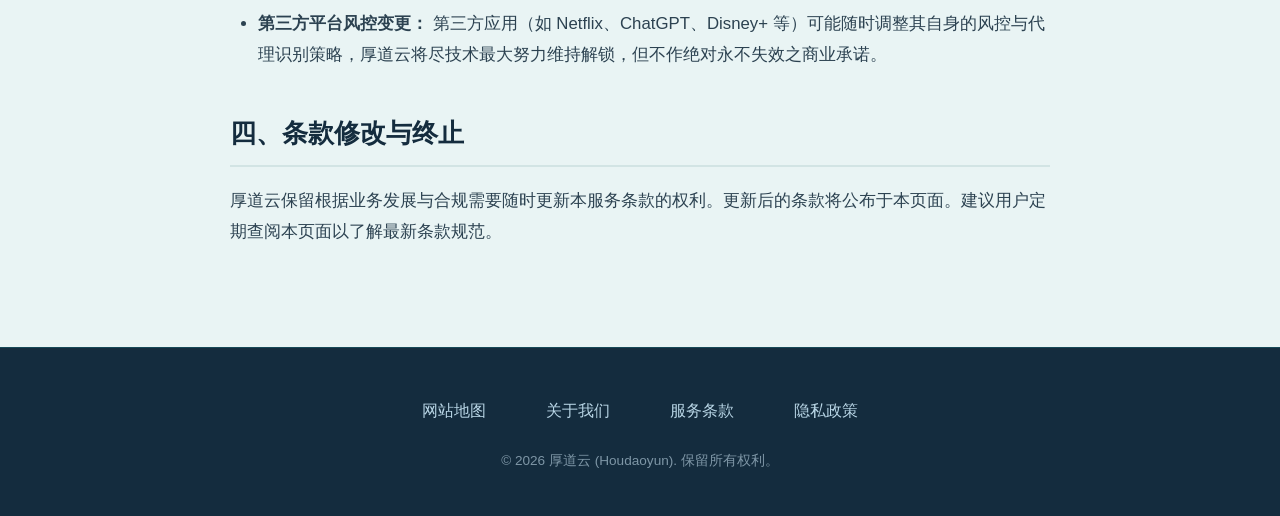
<file: terms.html>
﻿<!DOCTYPE html>
<html lang="zh-CN">
<head>
  <meta charset="UTF-8">
  <meta name="viewport" content="width=device-width, initial-scale=1.0">
  <title>服务条款 - 厚道云服务协议、使用准则与免责声明</title>
  <meta name="description" content="厚道云服务条款与使用协议，包含详细的用户行为规范、明确的禁止事项、服务可用性保障及法律免责声明。请在注册使用前仔细阅读。">
  <meta name="keywords" content="厚道云, 服务条款, 服务协议, 禁止事项, 免责声明, 用户规范">
  <link rel="canonical" href="https://houdaoyun.sbs/terms.html">
  <meta property="og:title" content="服务条款 - 厚道云服务协议、使用准则与免责声明">
  <meta property="og:description" content="厚道云服务条款与使用协议，写明禁止事项与免责声明。">
  <meta property="og:image" content="https://houdaoyun.sbs/og-image.png">
    <!-- Favicon / 高清图标 -->
  <link rel="icon" type="image/svg+xml" href="favicon.svg">
  <link rel="icon" type="image/png" sizes="32x32" href="favicon-32x32.png">
  <link rel="apple-touch-icon" sizes="180x180" href="apple-touch-icon.png">

  <link rel="stylesheet" href="style.css">
</head>
<body>
  <a href="#main-content" class="skip-nav">跳转到主要内容</a>
  <header class="site-header">
    <div class="container header-inner">
      <a href="/" class="brand-logo" aria-label="厚道云官网首页">
        <img src="logo.svg" alt="厚道云官方 Logo" width="160" height="38" class="brand-logo-img">
      </a>
      <nav class="site-nav" aria-label="全站导航">
        <a href="/">首页</a>
        <a href="knowledge.html">知识科普</a>
        <a href="sitemap.html">网站地图</a>
        <a href="https://lw.wavenetaff.com/#/?code=TcUib4w4" target="_blank" rel="nofollow sponsored noopener" class="btn-cta" style="padding: 6px 16px; min-height: 38px;">立即注册</a>
      </nav>
    </div>
  </header>

  <main id="main-content" class="article-container">
    <nav class="breadcrumbs" aria-label="面包屑导航">
      <a href="/">首页</a> &gt; <span>服务条款</span>
    </nav>

    <header class="article-header">
      <h1>厚道云服务条款 (Terms of Service)</h1>
      <div class="article-meta">生效日期：2026年1月1日 · 官方合规版本</div>
    </header>

    <article class="article-content">
      <p>欢迎使用厚道云（以下统称“本平台”或“我们”）。在您注册、购买或使用厚道云提供的任何网络专线加速服务之前，请务必认真阅读并充分理解本《服务条款》。一旦您完成注册或开始使用本服务，即视为您已完整阅读、充分理解并自愿接受本协议的全部条款约束。</p>

      <h2>一、服务性质与合规用途</h2>
      <p>厚道云提供的网络中继与专线加速服务，仅限于合法合理的网络连接优化场景，包括但不限于学术科研文献查阅、跨国远程办公协同、跨国软件代码托管拉取、正版海外影音娱乐视听以及跨境电商合法运营。用户在使用过程中须遵守所在国家和地区的法律法规。</p>

      <h2>二、严正禁止事项 (Prohibited Activities)</h2>
      <p>为了保障全体用户的通信安全与服务器节点的稳定运行，本平台实施全天候安全审计规则，严格禁止利用厚道云的网络链路从事以下任何违法违规行为：</p>
      <ul>
        <li><strong>严禁任何形式的黑客与网络攻击：</strong> 包括但不限于发起或参与 DDoS/DoS 攻击、端口恶意扫描、暴力破解、跨站脚本攻击、挂载特洛伊木马等危害互联网基础设施的行为；</li>
        <li><strong>严禁垃圾邮件与恶意群发 (SPAM)：</strong> 严禁通过本平台节点发送未经请求的商业广告、垃圾邮件或钓鱼欺诈信息；</li>
        <li><strong>严禁 BT、PT 及侵权 P2P 下载：</strong> 严禁在任何专线与中继节点上运行 BitTorrent、PT 客户端或下载分发侵犯版权的文件，避免引发机房版权投诉与 IP 污染；</li>
        <li><strong>严禁洗钱、网络诈骗、赌博及违禁内容传播：</strong> 严禁用于任何形式的网络赌博、金融诈骗、洗钱、儿童色情、恐怖主义等触犯国际法与当地法律的活动；</li>
        <li><strong>严禁账号转售与恶意共享：</strong> 账户订阅仅限注册用户本人使用，严禁转售、公开共享订阅链接或进行恶意多IP并发刷量。</li>
      </ul>
      <p>若系统检测到或收到第三方主管部门投诉上述违规行为，厚道云有权在不事先通知的情况下，立即冻结或永久注销违规账户，且不予办理退款，并保留追究法律责任的权利。</p>

      <h2>三、服务可用性与免责声明 (Disclaimer)</h2>
      <p>厚道云致力于维持高标准的节点可用率与专线稳定性，但在以下不可控情形下，本平台不承担由此产生的直接或间接法律责任：</p>
      <ul>
        <li><strong>不可抗力与国际光缆故障：</strong> 因地震、台风、海啸等自然灾害，或因国际海缆中断、区域性主干网故障等不可抗力导致的短期服务延迟或中断；</li>
        <li><strong>监管政策调整：</strong> 因所在国家法律法规、通信管制政策或国际互联网治理规则调整导致的部分节点受限；</li>
        <li><strong>用户自身设备或配置原因：</strong> 因用户本地宽带环境限制、本地设备中毒、第三方杀毒软件拦截或客户端配置错误导致的服务无法连接；</li>
        <li><strong>第三方平台风控变更：</strong> 第三方应用（如 Netflix、ChatGPT、Disney+ 等）可能随时调整其自身的风控与代理识别策略，厚道云将尽技术最大努力维持解锁，但不作绝对永不失效之商业承诺。</li>
      </ul>

      <h2>四、条款修改与终止</h2>
      <p>厚道云保留根据业务发展与合规需要随时更新本服务条款的权利。更新后的条款将公布于本页面。建议用户定期查阅本页面以了解最新条款规范。</p>
    </article>
  </main>

  <footer class="site-footer">
    <div class="container">
      <nav class="footer-links" aria-label="页脚重要页面链接">
        <a href="sitemap.html" target="_blank">网站地图</a>
        <a href="about.html" target="_blank">关于我们</a>
        <a href="terms.html" target="_blank">服务条款</a>
        <a href="privacy.html" target="_blank">隐私政策</a>
      </nav>
      <p class="footer-copy">© 2026 厚道云 (Houdaoyun). 保留所有权利。</p>
    </div>
  </footer>
</body>
</html>
</file>
<file: style.css>
/* ==========================================================================
   厚道云 (Houdaoyun) 官方落地页样式表 - 【深海蓝 × 冰川青】全新主题
   - 深海蓝（导航/Hero/页脚）：#142C3E
   - 层次蓝（深色卡片/辅助背景）：#244E60
   - 冰川青（主按钮/高亮/交互）：#25B7B8
   - 浅冰青（内容区域背景）：#E9F4F4
   - 纯白（卡片/文字）：#FFFFFF
   采用深浅结合布局：顶部深海蓝、内容区浅冰青与白色交替、页脚深海蓝
   ========================================================================== */

:root {
  --font-sans: -apple-system, BlinkMacSystemFont, "Segoe UI", Roboto, "PingFang SC", "Hiragino Sans GB", "Microsoft YaHei", "WenQuanYi Micro Hei", sans-serif;

  /* 主题核心色系 */
  --color-deep-ocean: #142C3E;        /* 深海蓝：导航/Hero/页脚主色 */
  --color-layer-blue: #244E60;        /* 层次蓝：辅助背景/表头/次级按钮 */
  --color-glacier-cyan: #25B7B8;      /* 冰川青：主按钮/高亮/核心交互 */
  --color-glacier-hover: #2cd4d5;     /* 冰川青悬停轻微提亮 */
  --color-light-ice: #E9F4F4;         /* 浅冰青：内容交替背景 */
  --color-white: #FFFFFF;             /* 纯白：卡片/交替背景 */

  /* 扫描特效专用色 */
  --scan-highlight: #E8FDFF;          /* 核心高亮线 */
  --scan-main: #25B7B8;               /* 主扫描光 */
  --scan-trail: #187A91;              /* 渐隐拖尾 */

  /* 阅读与层次色彩 (对比度 > 4.5:1 符合无障碍规范) */
  --color-text-title: #142C3E;        /* 浅色内容区大标题：深海蓝 */
  --color-text-main: #2C4251;         /* 浅色内容区正文：清晰深灰蓝 */
  --color-text-sub: #546E7F;          /* 浅色内容区辅助文字：柔和灰蓝 */
  --color-text-muted: #7E96A6;        /* 浅色内容层次说明 */

  /* 深色区专用文字（Hero、顶部导航、页脚） */
  --color-text-hero: #FFFFFF;
  --color-text-hero-sub: #B8D5E5;

  /* 边框色系 */
  --color-border-light: #D2E4E4;      /* 内容卡片浅灰青边框 */
  --color-border-dark: rgba(37, 183, 184, 0.22); /* 深色区冰川青微光边框 */

  --container-max-width: 1200px;
  --header-height: 70px;
  --border-radius: 12px;
  --transition-fast: 0.2s ease;
}

/* 基础重置 */
*, *::before, *::after {
  box-sizing: border-box;
  margin: 0;
  padding: 0;
}

html {
  font-family: var(--font-sans);
  background-color: var(--color-deep-ocean);
  color: var(--color-text-main);
  line-height: 1.6;
  scroll-behavior: smooth;
}

body {
  min-height: 100vh;
  display: flex;
  flex-direction: column;
  overflow-x: hidden;
  background-color: var(--color-light-ice);
}

/* 键盘无障碍跳过导航 */
.skip-nav {
  position: absolute;
  top: -100px;
  left: 20px;
  background: var(--color-glacier-cyan);
  color: #ffffff;
  padding: 10px 18px;
  z-index: 9999;
  text-decoration: none;
  font-weight: 600;
  border-radius: 6px;
  transition: top var(--transition-fast);
}

.skip-nav:focus {
  top: 15px;
}

/* 锚点偏移避开固定页眉 */
[id] {
  scroll-margin-top: calc(var(--header-height) + 20px);
}

/* 容器布局 */
.container {
  width: 100%;
  max-width: var(--container-max-width);
  margin-left: auto;
  margin-right: auto;
  padding-left: 20px;
  padding-right: 20px;
}

/* 页眉与导航（深海蓝背景） */
.site-header {
  position: sticky;
  top: 0;
  height: var(--header-height);
  background-color: rgba(20, 44, 62, 0.96);
  backdrop-filter: blur(12px);
  border-bottom: 1px solid var(--color-border-dark);
  z-index: 1000;
}

.header-inner {
  display: flex;
  align-items: center;
  justify-content: space-between;
  height: 100%;
}

.brand-logo {
  display: flex;
  align-items: center;
  gap: 12px;
  text-decoration: none;
  color: #ffffff;
  font-size: 1.35rem;
  font-weight: 700;
  letter-spacing: -0.02em;
}

.brand-logo-img {
  display: block;
  height: 40px;
  width: auto;
  max-width: 180px;
  object-fit: contain;
}

.brand-icon {
  width: 36px;
  height: 36px;
  border-radius: 10px;
  background: linear-gradient(135deg, var(--color-layer-blue), var(--color-glacier-cyan));
  display: flex;
  align-items: center;
  justify-content: center;
  color: #ffffff;
  font-size: 1.15rem;
  font-weight: 800;
  box-shadow: 0 2px 10px rgba(37, 183, 184, 0.35);
}

.site-nav {
  display: flex;
  align-items: center;
  gap: 22px;
}

.site-nav a {
  color: var(--color-text-hero-sub);
  text-decoration: none;
  font-size: 0.95rem;
  font-weight: 500;
  padding: 8px 12px;
  border-radius: 6px;
  transition: color var(--transition-fast), background-color var(--transition-fast);
}

.site-nav a:hover,
.site-nav a:focus-visible {
  color: #ffffff;
  background-color: var(--color-layer-blue);
}

/* 主按钮（冰川青 #25B7B8，悬停轻微提亮） */
.btn-cta {
  display: inline-flex;
  align-items: center;
  justify-content: center;
  min-height: 44px;
  min-width: 44px;
  padding: 12px 28px;
  background-color: var(--color-glacier-cyan);
  color: #ffffff;
  font-size: 1rem;
  font-weight: 600;
  text-decoration: none;
  border-radius: 8px;
  border: none;
  cursor: pointer;
  box-shadow: 0 4px 14px rgba(37, 183, 184, 0.35);
  transition: transform var(--transition-fast), box-shadow var(--transition-fast), background-color var(--transition-fast);
}

.btn-cta:hover {
  background-color: var(--color-glacier-hover);
  transform: translateY(-2px);
  box-shadow: 0 6px 18px rgba(37, 183, 184, 0.45);
}

.btn-cta:focus-visible {
  outline: 2px solid var(--color-glacier-cyan);
  outline-offset: 3px;
}

.btn-cta-secondary {
  display: inline-flex;
  align-items: center;
  justify-content: center;
  min-height: 44px;
  min-width: 44px;
  padding: 12px 26px;
  background: var(--color-layer-blue);
  color: #ffffff;
  font-size: 1rem;
  font-weight: 600;
  text-decoration: none;
  border-radius: 8px;
  border: 1px solid var(--color-border-dark);
  cursor: pointer;
  transition: all var(--transition-fast);
}

.btn-cta-secondary:hover {
  background: #2c5e73;
  color: #ffffff;
}

/* 主视觉区 Hero（深海蓝 #142C3E 背景） */
.hero-section {
  position: relative;
  padding: 85px 0 65px;
  text-align: center;
  overflow: hidden;
  background-color: var(--color-deep-ocean);
  background-image: 
    radial-gradient(circle at 50% 20%, rgba(36, 78, 96, 0.55), transparent 70%),
    linear-gradient(rgba(37, 183, 184, 0.06) 1px, transparent 1px),
    linear-gradient(90deg, rgba(37, 183, 184, 0.06) 1px, transparent 1px);
  background-size: 100% 100%, 36px 36px, 36px 36px;
  background-position: 0 0, 0 0, 0 0;
}

/* Hero 扫描特效：统一为冰川青色系
   - 核心高亮线：#E8FDFF
   - 主扫描光：#25B7B8
   - 渐隐拖尾：#187A91
   - 动画约 3 秒，平滑加速、匀速、减速并淡出 */

/* 1. 后方数据唤醒半透明渐隐拖尾与冰川青网格微光 */
.hero-section::before {
  content: "";
  position: absolute;
  top: 0;
  bottom: 0;
  left: -130px;
  width: 130px;
  background: 
    linear-gradient(90deg, transparent 0%, rgba(24, 122, 145, 0.03) 25%, rgba(24, 122, 145, 0.16) 70%, rgba(37, 183, 184, 0.35) 100%),
    linear-gradient(rgba(37, 183, 184, 0.22) 1px, transparent 1px),
    linear-gradient(90deg, rgba(37, 183, 184, 0.22) 1px, transparent 1px);
  background-size: 100% 100%, 36px 36px, 36px 36px;
  background-position: 0 0, 0 0, 0 0;
  filter: drop-shadow(0 0 10px rgba(37, 183, 184, 0.3));
  pointer-events: none;
  z-index: 1;
  will-change: transform, opacity;
  animation: heroGlacierScan 3.2s cubic-bezier(0.4, 0, 0.2, 1) infinite;
}

/* 2. 8-12px (精确 10px) 冰川青核心高亮线 */
.hero-section::after {
  content: "";
  position: absolute;
  top: 0;
  bottom: 0;
  left: 0;
  width: 10px;
  background: linear-gradient(
    90deg,
    rgba(24, 122, 145, 0.25) 0%,
    rgba(37, 183, 184, 0.85) 30%,
    var(--scan-highlight) 50%,
    rgba(37, 183, 184, 0.85) 70%,
    rgba(24, 122, 145, 0.25) 100%
  );
  box-shadow: 
    0 0 6px 1px var(--scan-highlight),
    0 0 14px 2px rgba(37, 183, 184, 0.55),
    0 0 24px 3px rgba(24, 122, 145, 0.25);
  pointer-events: none;
  z-index: 2;
  will-change: transform, opacity;
  animation: heroGlacierScan 3.2s cubic-bezier(0.4, 0, 0.2, 1) infinite;
}

/* 3. 扫描节奏：加速→匀速→减速，平滑淡入淡出 */
@keyframes heroGlacierScan {
  0% {
    transform: translate3d(0, 0, 0);
    opacity: 0;
  }
  6% {
    opacity: 0.85;
  }
  20% {
    opacity: 0.95;
  }
  70% {
    opacity: 0.95;
  }
  85% {
    opacity: 0.7;
  }
  94% {
    opacity: 0;
  }
  100% {
    transform: translate3d(calc(100vw + 160px), 0, 0);
    opacity: 0;
  }
}

.hero-section > .container {
  position: relative;
  z-index: 5;
}

.hero-badge {
  display: inline-block;
  padding: 6px 16px;
  background-color: rgba(37, 183, 184, 0.15);
  border: 1px solid rgba(37, 183, 184, 0.45);
  color: var(--color-glacier-cyan);
  font-size: 0.875rem;
  font-weight: 600;
  border-radius: 50px;
  margin-bottom: 20px;
}

.hero-title {
  font-size: 2.85rem;
  line-height: 1.25;
  font-weight: 800;
  margin-bottom: 20px;
  letter-spacing: -0.03em;
  color: #ffffff;
  background: linear-gradient(180deg, #ffffff 40%, var(--scan-highlight) 100%);
  -webkit-background-clip: text;
  -webkit-text-fill-color: transparent;
}

.hero-subtitle {
  font-size: 1.25rem;
  color: var(--color-text-hero-sub);
  max-width: 760px;
  margin: 0 auto 32px;
  line-height: 1.7;
}

.hero-actions {
  display: flex;
  align-items: center;
  justify-content: center;
  gap: 16px;
  flex-wrap: wrap;
  margin-bottom: 30px;
}

.hero-features-strip {
  display: flex;
  align-items: center;
  justify-content: center;
  gap: 28px;
  font-size: 0.9rem;
  color: var(--color-text-hero-sub);
  flex-wrap: wrap;
}

.hero-features-strip span {
  display: inline-flex;
  align-items: center;
  gap: 6px;
}

.hero-features-strip span::before {
  content: "✓";
  color: var(--color-glacier-cyan);
  font-weight: 700;
}

/* 内容区块深浅结合布局：浅冰青 (#E9F4F4) 与纯白 (#FFFFFF) 交替 */
.section-block {
  padding: 75px 0;
  background-color: var(--color-light-ice);
}

.section-block-alt {
  padding: 75px 0;
  background-color: var(--color-white);
}

.section-header {
  text-align: center;
  max-width: 720px;
  margin: 0 auto 50px;
}

.section-header h2 {
  font-size: 2.2rem;
  font-weight: 700;
  margin-bottom: 14px;
  color: var(--color-text-title);
}

.section-header p {
  color: var(--color-text-sub);
  font-size: 1.05rem;
}

/* 产品核心优势 3卡片（纯白搭配浅灰青边框） */
.grid-3 {
  display: grid;
  grid-template-columns: repeat(3, 1fr);
  gap: 24px;
}

.feature-card {
  background: var(--color-white);
  border: 1px solid var(--color-border-light);
  border-radius: var(--border-radius);
  padding: 32px 24px;
  box-shadow: 0 4px 18px rgba(20, 44, 62, 0.05);
  transition: transform var(--transition-fast), border-color var(--transition-fast), box-shadow var(--transition-fast);
}

.feature-card:hover {
  transform: translateY(-4px);
  border-color: var(--color-glacier-cyan);
  box-shadow: 0 8px 24px rgba(37, 183, 184, 0.16);
}

.feature-card-icon {
  width: 52px;
  height: 52px;
  border-radius: 12px;
  background: rgba(37, 183, 184, 0.12);
  color: var(--color-glacier-cyan);
  display: flex;
  align-items: center;
  justify-content: center;
  font-size: 1.5rem;
  margin-bottom: 20px;
}

.feature-card h3 {
  font-size: 1.35rem;
  color: var(--color-text-title);
  margin-bottom: 12px;
}

.feature-card p {
  color: var(--color-text-sub);
  font-size: 0.95rem;
  line-height: 1.65;
}

/* 流媒体与 AI 支持图卡（纯白卡片 + 浅冰青徽标） */
.media-ai-grid {
  display: grid;
  grid-template-columns: repeat(2, 1fr);
  gap: 28px;
}

.support-card {
  background: var(--color-white);
  border: 1px solid var(--color-border-light);
  border-radius: var(--border-radius);
  padding: 36px 30px;
  box-shadow: 0 4px 18px rgba(20, 44, 62, 0.05);
}

.support-card h3 {
  font-size: 1.45rem;
  margin-bottom: 14px;
  color: var(--color-text-title);
  display: flex;
  align-items: center;
  gap: 10px;
}

.support-card p {
  color: var(--color-text-sub);
  margin-bottom: 24px;
  font-size: 0.95rem;
}

.badges-flow {
  display: flex;
  flex-wrap: wrap;
  gap: 10px;
}

.tag-pill {
  padding: 8px 14px;
  background: var(--color-light-ice);
  border: 1px solid var(--color-border-light);
  border-radius: 6px;
  font-size: 0.875rem;
  color: var(--color-deep-ocean);
  font-weight: 500;
}

/* 价格对比表（深浅结合，冰川青高亮） */
.pricing-wrapper {
  overflow-x: auto;
  -webkit-overflow-scrolling: touch;
  margin-bottom: 30px;
  border-radius: var(--border-radius);
  border: 1px solid var(--color-border-light);
  background: var(--color-white);
  box-shadow: 0 4px 20px rgba(20, 44, 62, 0.06);
}

.pricing-table {
  width: 100%;
  border-collapse: collapse;
  text-align: left;
  min-width: 680px;
}

.pricing-table caption {
  padding: 16px 20px;
  font-size: 1.1rem;
  font-weight: 600;
  text-align: left;
  background: var(--color-layer-blue);
  color: #ffffff;
  border-bottom: 1px solid var(--color-border-light);
}

.pricing-table th,
.pricing-table td {
  padding: 18px 20px;
  border-bottom: 1px solid #E2EFEF;
}

.pricing-table th {
  background: var(--color-light-ice);
  color: var(--color-deep-ocean);
  font-weight: 600;
  font-size: 0.95rem;
}

.pricing-table td {
  color: var(--color-text-main);
}

.pricing-table tbody tr:hover {
  background: rgba(37, 183, 184, 0.04);
}

.plan-name {
  font-weight: 700;
  font-size: 1.1rem;
  color: var(--color-text-title);
}

.plan-price {
  font-size: 1.25rem;
  font-weight: 700;
  color: var(--color-glacier-cyan);
}

.plan-highlight {
  background: rgba(37, 183, 184, 0.08);
}

/* 用户评价（纯白卡片，柔和边框） */
.reviews-grid {
  display: grid;
  grid-template-columns: repeat(3, 1fr);
  gap: 24px;
}

.review-card {
  background: var(--color-white);
  border: 1px solid var(--color-border-light);
  border-radius: var(--border-radius);
  padding: 26px;
  box-shadow: 0 4px 18px rgba(20, 44, 62, 0.05);
}

.review-stars {
  color: #f59e0b;
  margin-bottom: 12px;
  font-size: 1.1rem;
  letter-spacing: 2px;
}

.review-text {
  color: var(--color-text-main);
  font-size: 0.95rem;
  margin-bottom: 18px;
  line-height: 1.6;
}

.reviewer {
  display: flex;
  align-items: center;
  gap: 12px;
}

.reviewer-avatar {
  width: 42px;
  height: 42px;
  border-radius: 50%;
  background: var(--color-light-ice);
  display: flex;
  align-items: center;
  justify-content: center;
  font-weight: 700;
  color: var(--color-glacier-cyan);
  border: 1px solid var(--color-border-light);
}

.reviewer-info h4 {
  font-size: 0.95rem;
  color: var(--color-text-title);
}

.reviewer-info span {
  font-size: 0.8rem;
  color: var(--color-text-muted);
}

/* FAQ 常见问题（默认展开，纯白背景） */
.faq-list {
  max-width: 860px;
  margin: 0 auto;
  display: flex;
  flex-direction: column;
  gap: 16px;
}

.faq-item {
  background: var(--color-white);
  border: 1px solid var(--color-border-light);
  border-radius: var(--border-radius);
  overflow: hidden;
  box-shadow: 0 2px 10px rgba(20, 44, 62, 0.03);
}

.faq-item summary {
  padding: 20px 24px;
  font-size: 1.1rem;
  font-weight: 600;
  color: var(--color-text-title);
  cursor: pointer;
  list-style: none;
  display: flex;
  align-items: center;
  justify-content: space-between;
  background: var(--color-white);
}

.faq-item summary::-webkit-details-marker {
  display: none;
}

.faq-item summary::after {
  content: "▾";
  font-size: 1.2rem;
  color: var(--color-glacier-cyan);
  transition: transform var(--transition-fast);
}

.faq-item[open] summary::after {
  transform: rotate(180deg);
}

.faq-content {
  padding: 0 24px 22px;
  color: var(--color-text-main);
  font-size: 0.95rem;
  line-height: 1.7;
  border-top: 1px solid var(--color-light-ice);
  padding-top: 16px;
}

.faq-content a {
  color: var(--color-glacier-cyan);
  font-weight: 600;
  text-decoration: underline;
}

/* 页脚 Footer（深海蓝 #142C3E 背景） */
.site-footer {
  margin-top: auto;
  background: var(--color-deep-ocean);
  border-top: 1px solid var(--color-border-dark);
  padding: 44px 0;
  text-align: center;
}

.footer-links {
  display: flex;
  align-items: center;
  justify-content: center;
  gap: 36px;
  margin-bottom: 20px;
  flex-wrap: wrap;
}

.footer-links a {
  color: var(--color-text-hero-sub);
  text-decoration: none;
  font-size: 1rem;
  font-weight: 500;
  padding: 6px 12px;
  border-radius: 6px;
  transition: color var(--transition-fast);
}

.footer-links a:hover,
.footer-links a:focus-visible {
  color: var(--color-glacier-cyan);
  text-decoration: underline;
}

.footer-copy {
  color: var(--color-text-muted);
  font-size: 0.85rem;
}

/* 文章详情页与内容页样式 */
.article-container {
  max-width: 860px;
  margin: 40px auto 80px;
  padding: 0 20px;
}

.breadcrumbs {
  font-size: 0.875rem;
  color: var(--color-text-muted);
  margin-bottom: 24px;
}

.breadcrumbs a {
  color: var(--color-text-sub);
  text-decoration: none;
}

.breadcrumbs a:hover {
  color: var(--color-glacier-cyan);
  text-decoration: underline;
}

.article-header {
  margin-bottom: 36px;
  border-bottom: 2px solid var(--color-border-light);
  padding-bottom: 24px;
}

.article-header h1 {
  font-size: 2.3rem;
  color: var(--color-text-title);
  line-height: 1.35;
  margin-bottom: 14px;
}

.article-meta {
  color: var(--color-text-muted);
  font-size: 0.9rem;
}

.article-content {
  color: var(--color-text-main);
  font-size: 1.05rem;
  line-height: 1.85;
}

.article-content h2 {
  font-size: 1.6rem;
  color: var(--color-text-title);
  margin: 40px 0 18px;
  padding-bottom: 8px;
  border-bottom: 2px solid var(--color-border-light);
}

.article-content h3 {
  font-size: 1.25rem;
  color: var(--color-layer-blue);
  margin: 28px 0 14px;
}

.article-content p {
  margin-bottom: 20px;
}

.article-content ul, .article-content ol {
  margin: 0 0 22px 28px;
}

.article-content li {
  margin-bottom: 8px;
}

.article-content a {
  color: var(--color-glacier-cyan);
  font-weight: 600;
  text-decoration: underline;
}

.article-box {
  background: var(--color-white);
  border: 1px solid var(--color-border-light);
  border-left: 4px solid var(--color-glacier-cyan);
  padding: 20px 24px;
  border-radius: 0 var(--border-radius) var(--border-radius) 0;
  margin: 24px 0;
  box-shadow: 0 2px 12px rgba(20, 44, 62, 0.04);
}

/* 知识库列表网格 */
.knowledge-grid {
  display: grid;
  grid-template-columns: repeat(2, 1fr);
  gap: 24px;
  margin-bottom: 40px;
}

.knowledge-item {
  background: var(--color-white);
  border: 1px solid var(--color-border-light);
  border-radius: var(--border-radius);
  padding: 28px;
  display: flex;
  flex-direction: column;
  justify-content: space-between;
  box-shadow: 0 4px 16px rgba(20, 44, 62, 0.04);
  transition: transform var(--transition-fast), border-color var(--transition-fast), box-shadow var(--transition-fast);
}

.knowledge-item:hover {
  transform: translateY(-3px);
  border-color: var(--color-glacier-cyan);
  box-shadow: 0 8px 24px rgba(37, 183, 184, 0.14);
}

.knowledge-item h3 {
  font-size: 1.2rem;
  margin-bottom: 12px;
}

.knowledge-item h3 a {
  color: var(--color-text-title);
  text-decoration: none;
}

.knowledge-item h3 a:hover {
  color: var(--color-glacier-cyan);
}

.knowledge-item p {
  color: var(--color-text-sub);
  font-size: 0.95rem;
  line-height: 1.6;
  margin-bottom: 16px;
}

.knowledge-date {
  font-size: 0.85rem;
  color: var(--color-text-muted);
}

/* 响应式媒体查询 @media */
@media (max-width: 992px) {
  .hero-title {
    font-size: 2.3rem;
  }
  .grid-3 {
    grid-template-columns: repeat(2, 1fr);
  }
  .reviews-grid {
    grid-template-columns: repeat(2, 1fr);
  }
  .media-ai-grid {
    grid-template-columns: 1fr;
  }
}

@media (max-width: 768px) {
  .site-header {
    height: auto;
    padding: 12px 0;
  }
  .header-inner {
    flex-direction: column;
    gap: 12px;
  }
  .site-nav {
    flex-wrap: wrap;
    justify-content: center;
    gap: 12px;
  }
  .hero-section {
    padding: 50px 0 40px;
  }
  .hero-title {
    font-size: 1.85rem;
  }
  .hero-subtitle {
    font-size: 1.05rem;
  }
  .grid-3 {
    grid-template-columns: 1fr;
  }
  .knowledge-grid {
    grid-template-columns: 1fr;
  }
  .reviews-grid {
    grid-template-columns: 1fr;
  }
  .footer-links {
    flex-direction: column;
    gap: 16px;
  }
  .btn-cta, .btn-cta-secondary {
    width: 100%;
    text-align: center;
  }
  /* 移动端降低扫描光效宽度与强度，节约能耗 */
  .hero-section::before {
    width: 70px;
    left: -70px;
    opacity: 0.6;
  }
  .hero-section::after {
    width: 6px;
    box-shadow: 
      0 0 5px 1px var(--scan-highlight),
      0 0 10px 1px rgba(37, 183, 184, 0.45);
  }
}

@media (max-width: 390px) {
  .hero-title {
    font-size: 1.65rem;
  }
  .container {
    padding-left: 14px;
    padding-right: 14px;
  }
}

/* 无障碍偏好降低动画 */
@media (prefers-reduced-motion: reduce) {
  *, *::before, *::after {
    animation-duration: 0.01ms !important;
    animation-iteration-count: 1 !important;
    transition-duration: 0.01ms !important;
    scroll-behavior: auto !important;
  }
  .hero-section::before,
  .hero-section::after {
    animation: none !important;
    display: none !important;
  }
}
</file>
